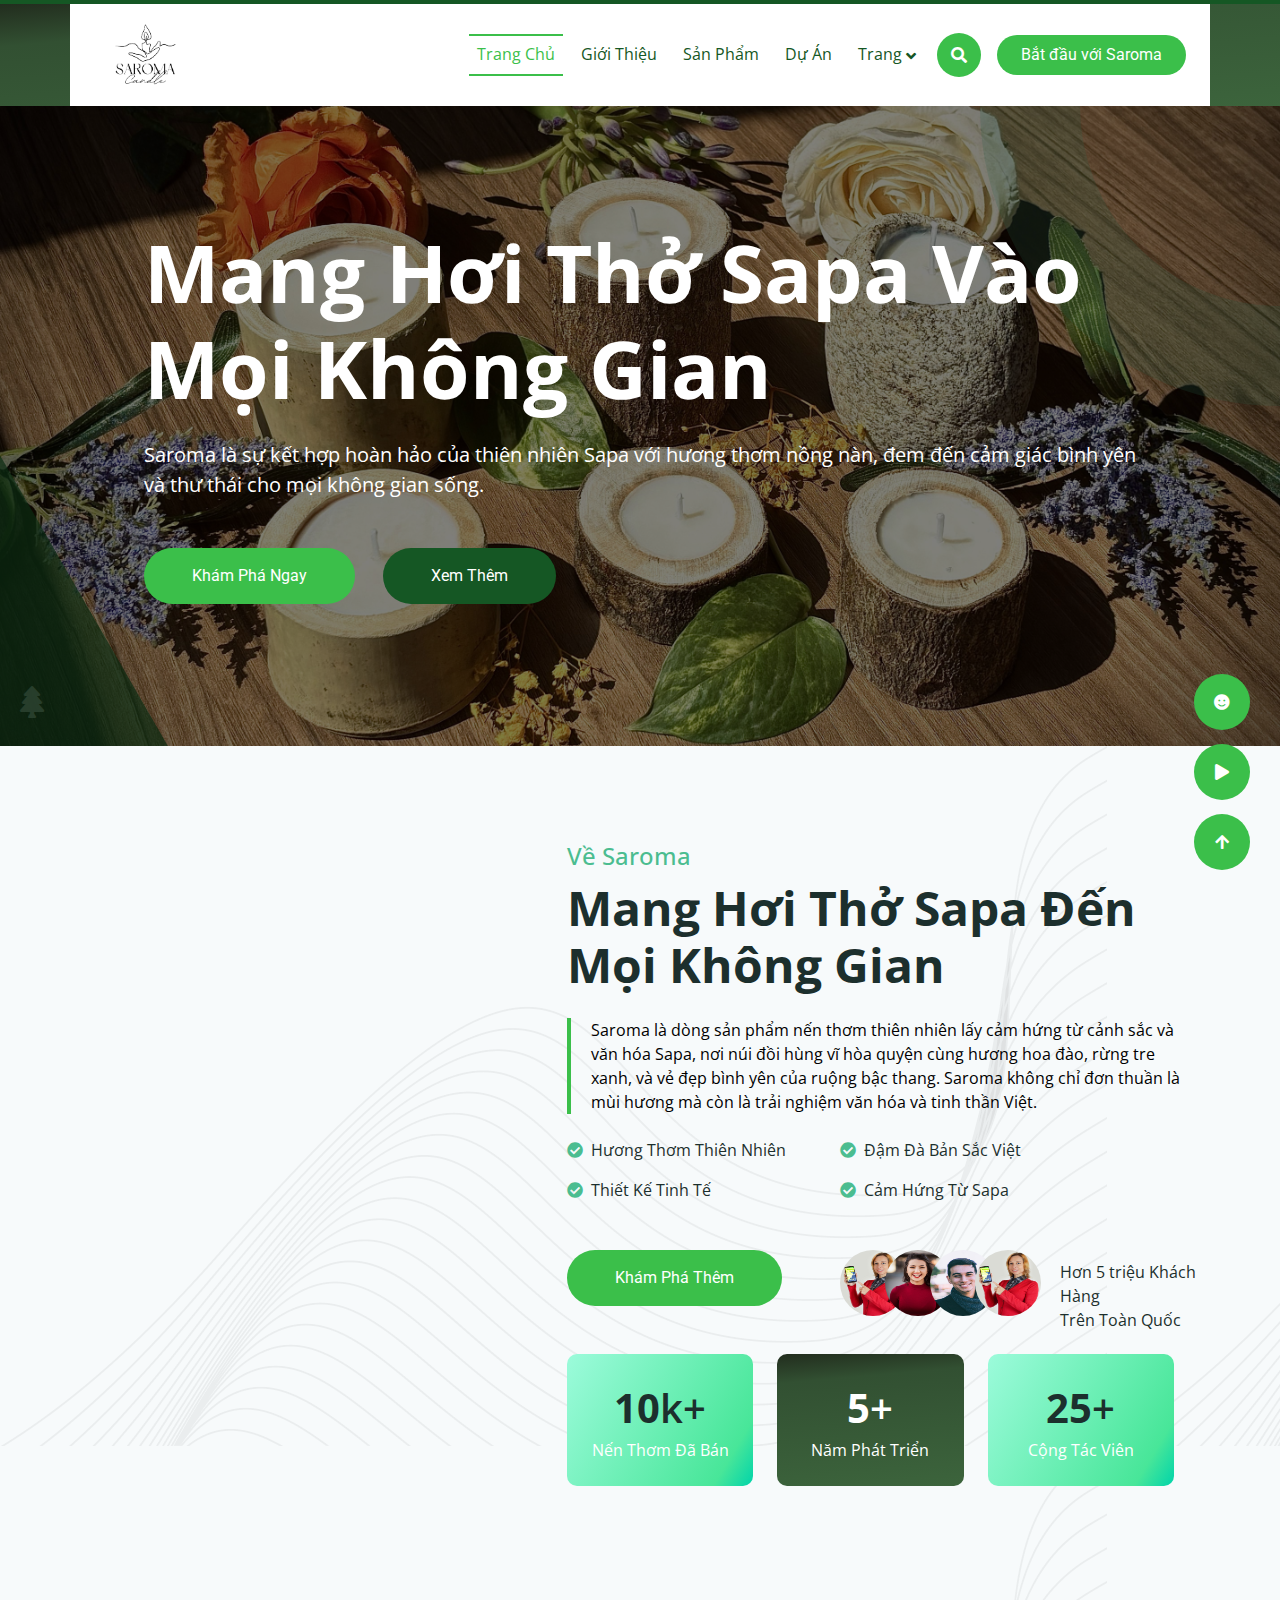
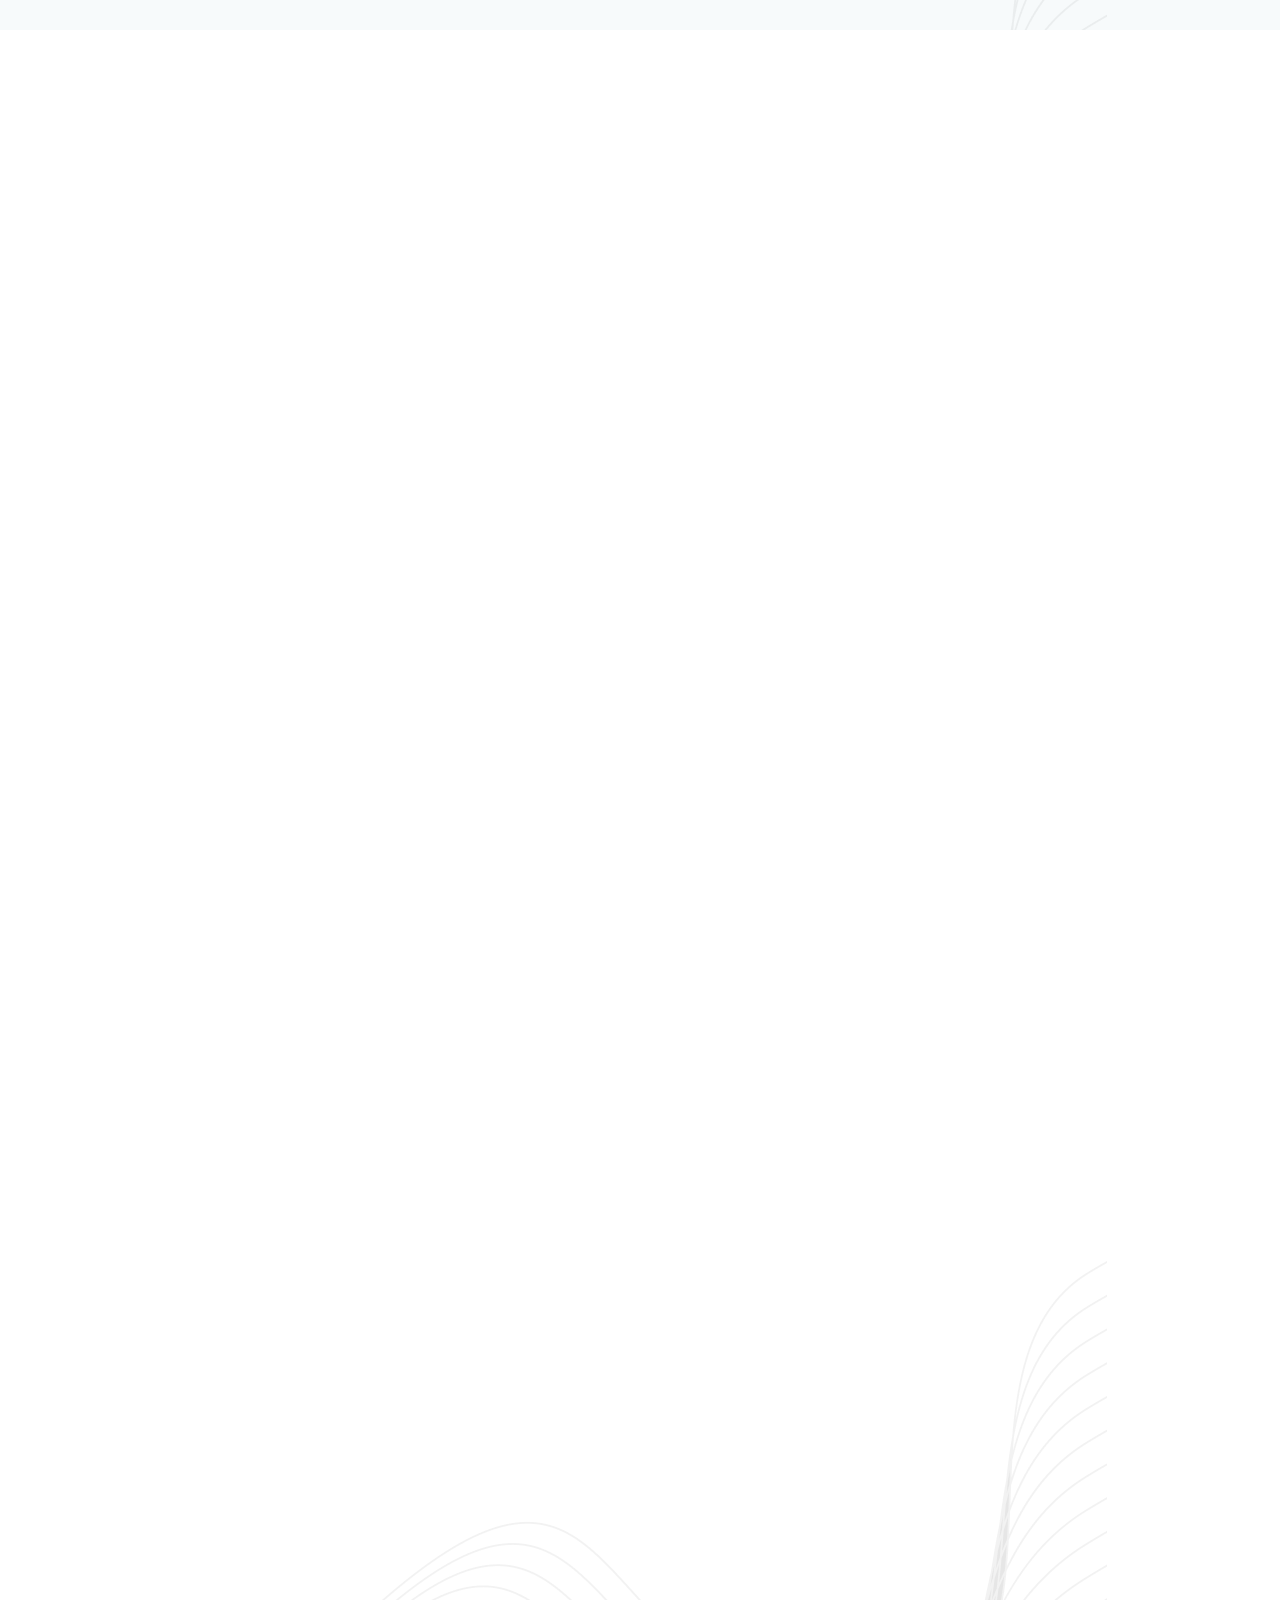
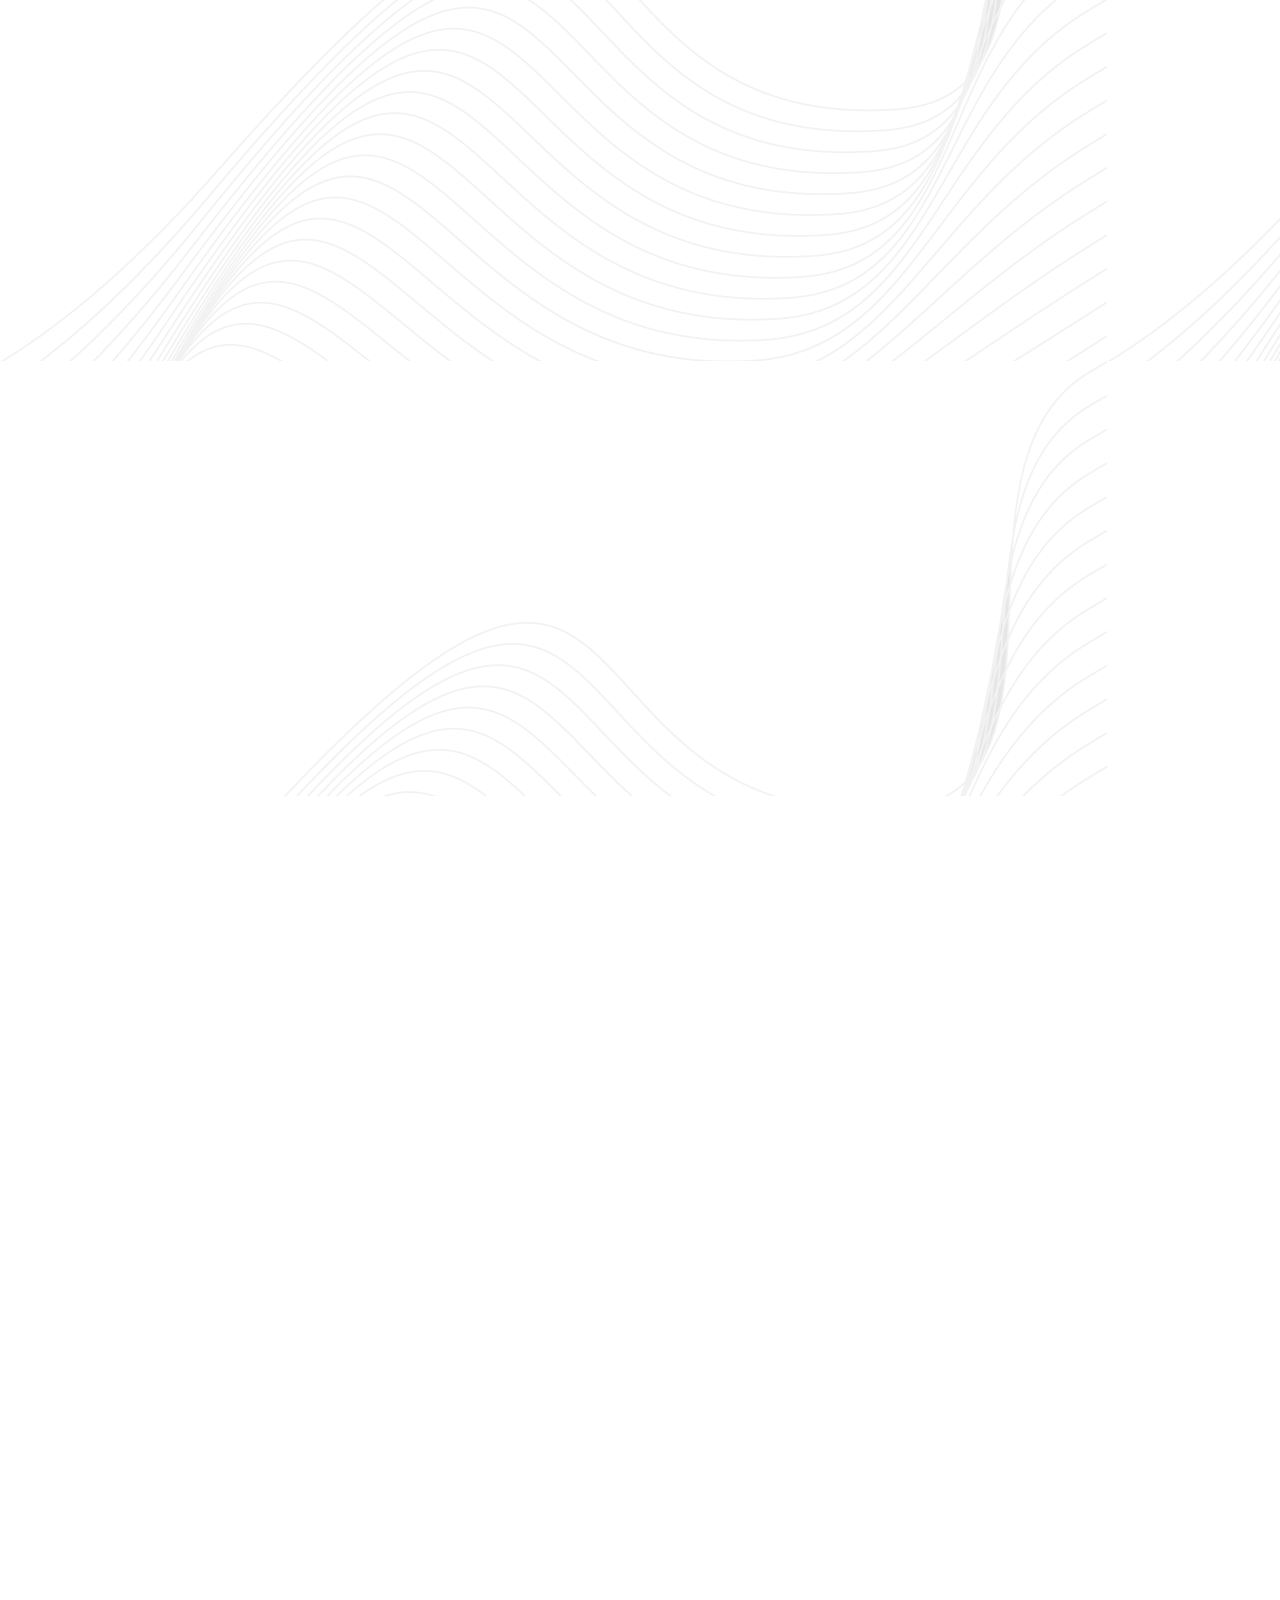
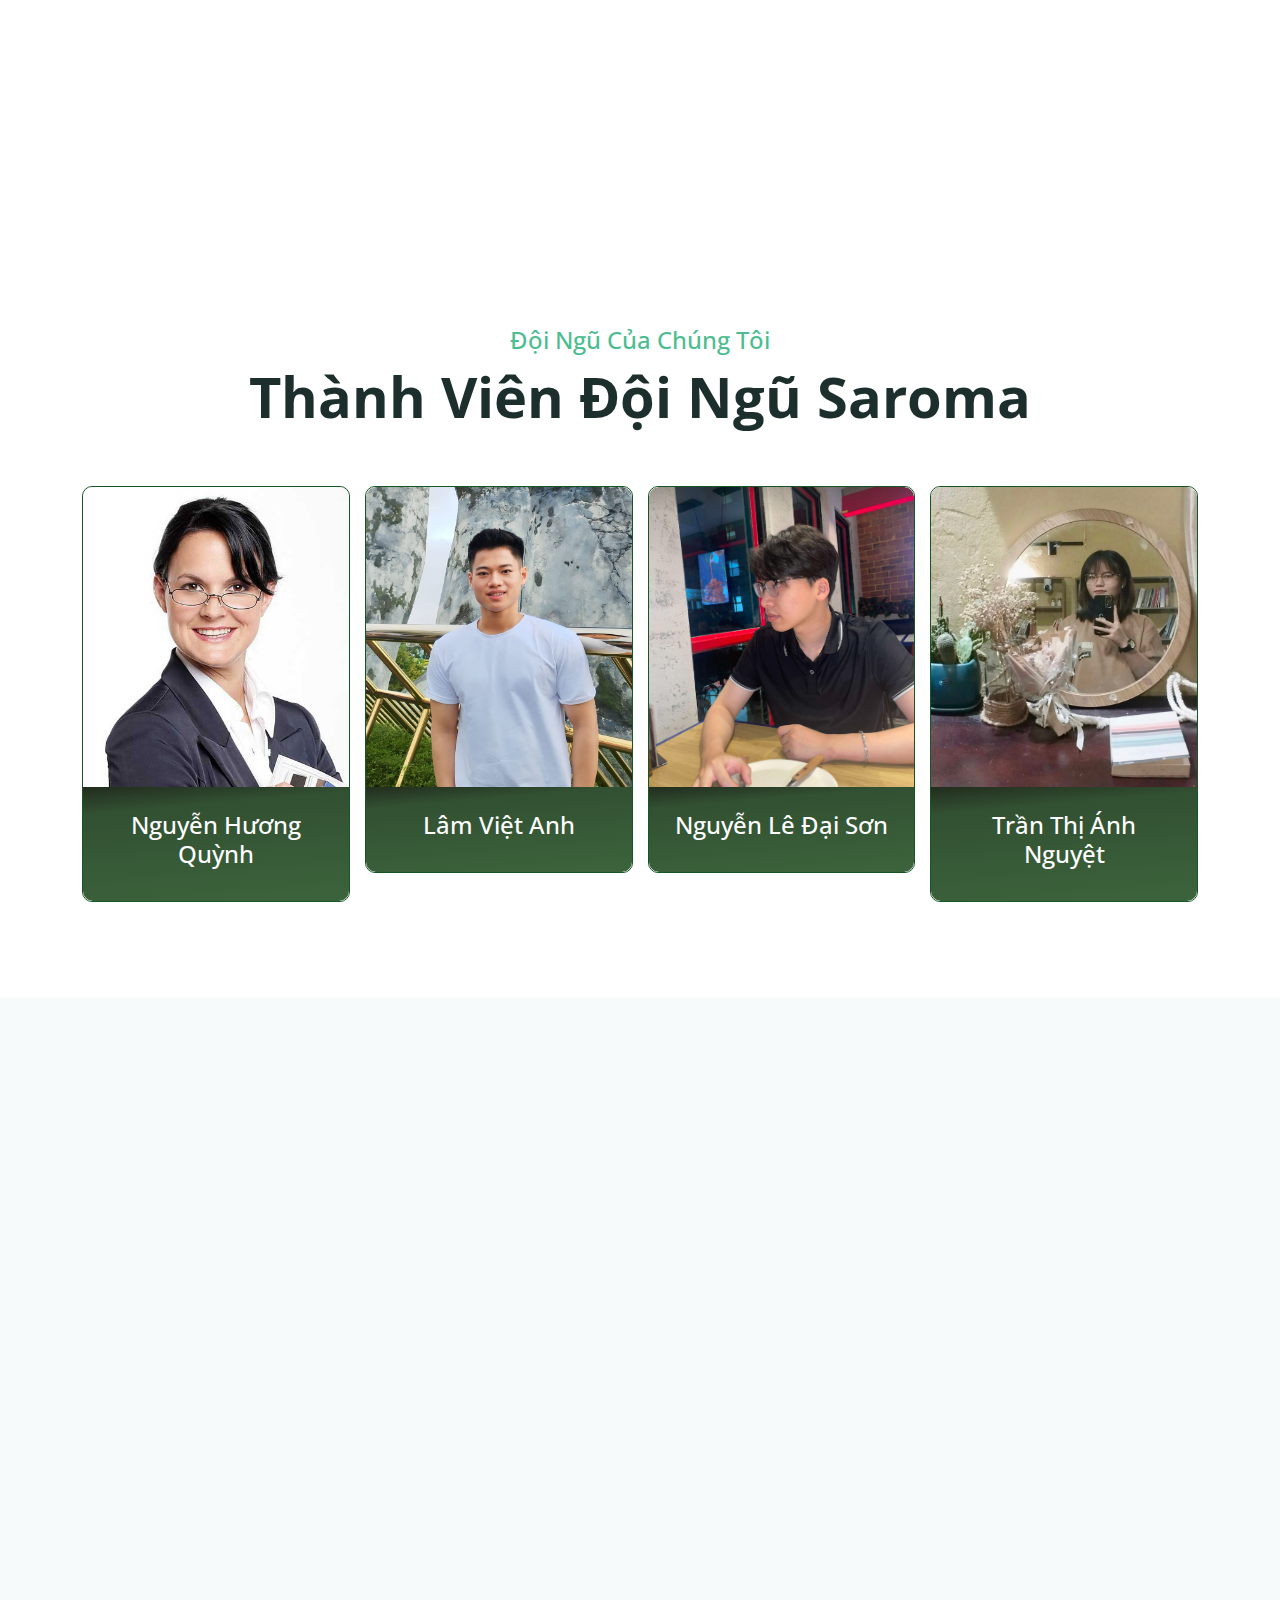
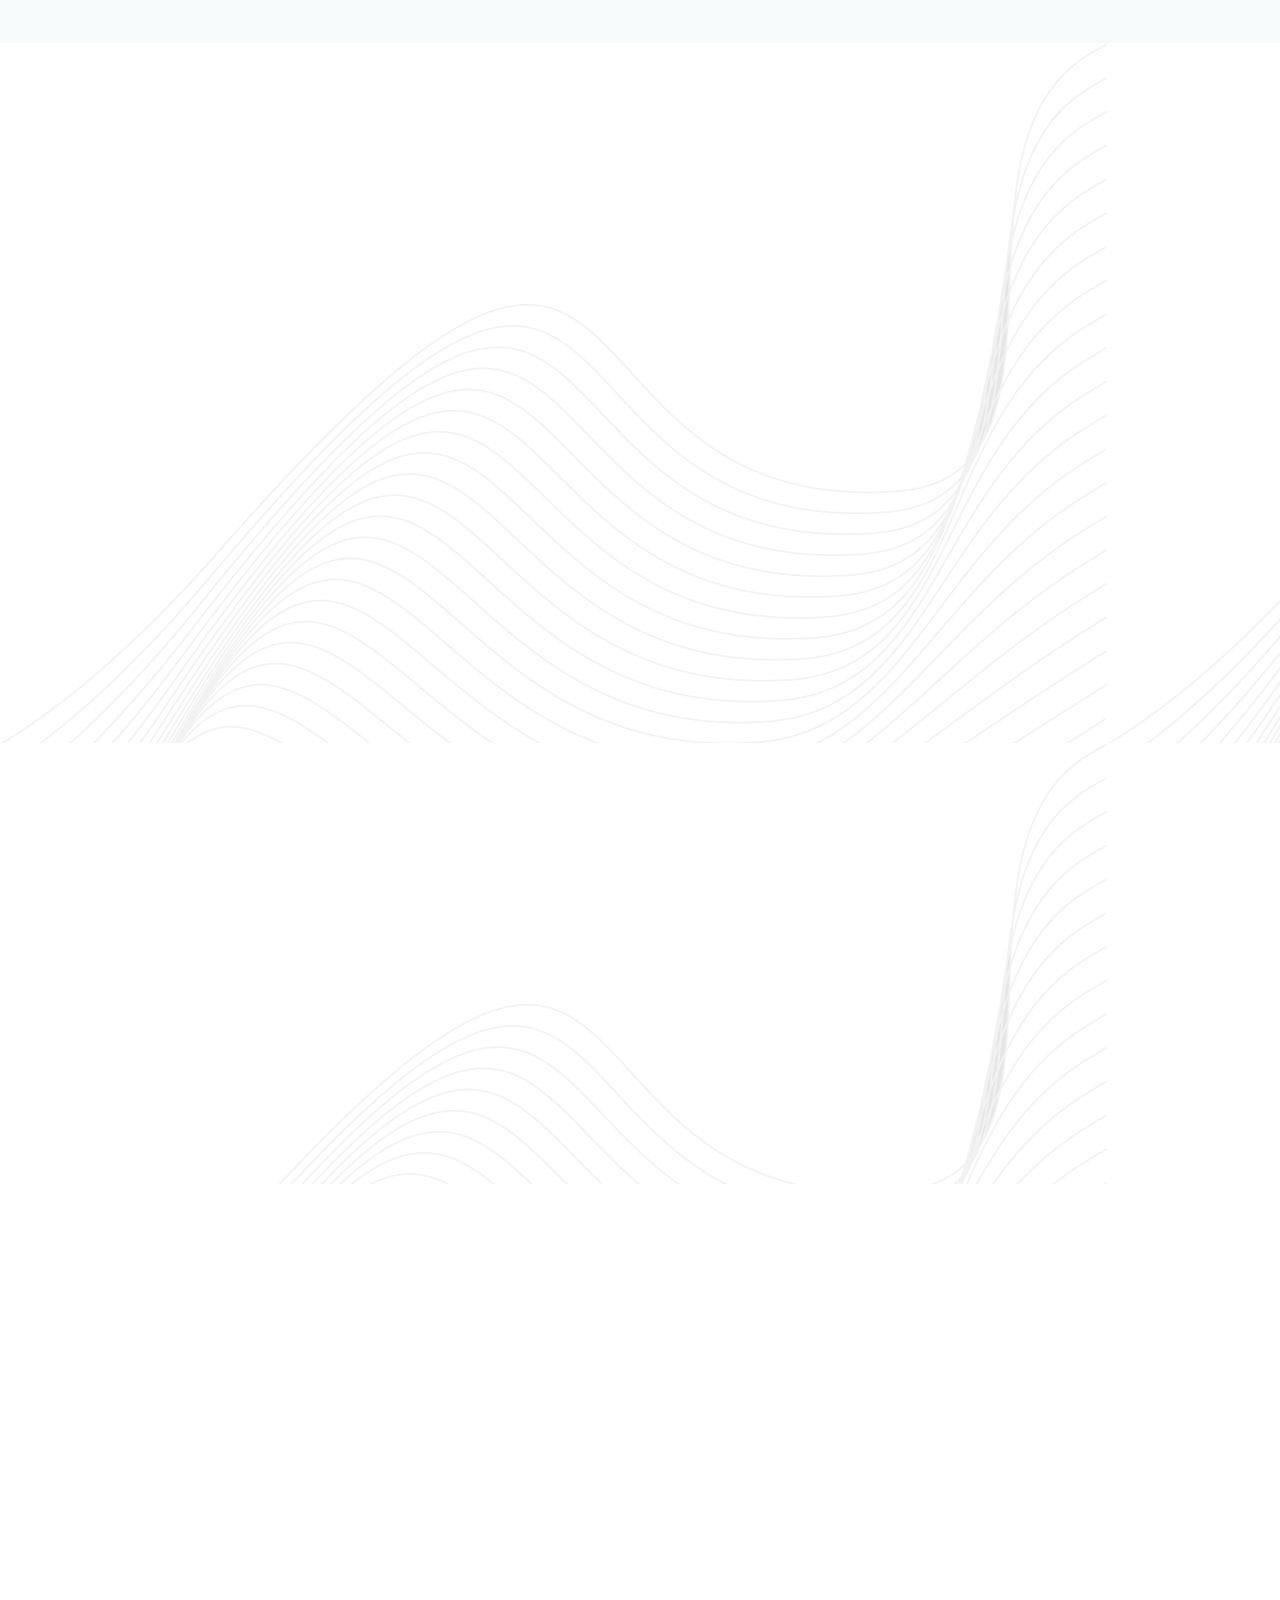
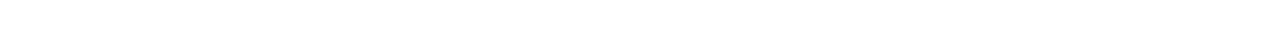
<file: index.html>
<!DOCTYPE html>
<html lang="vi">
  <head>
    <meta charset="utf-8" />
    <title>Saroma - Nến Thơm</title>
    <meta content="width=device-width, initial-scale=1.0" name="viewport" />
    <meta content="" name="keywords" />
    <meta content="" name="description" />

    <!-- Google Web Fonts -->
    <link rel="icon" href="img/logo.png" type="image/png" />
    <link rel="preconnect" href="https://fonts.googleapis.com" />
    <link rel="preconnect" href="https://fonts.gstatic.com" crossorigin />
    <link href="https://fonts.googleapis.com/css2?family=Parisienne&family=Allura&family=Lobster+Two&display=swap" rel="stylesheet">
    <link href="https://fonts.googleapis.com/css2?family=Dancing+Script:wght@400;700&family=Great+Vibes&display=swap" rel="stylesheet">
    <link
      href="https://fonts.googleapis.com/css2?family=Open+Sans:wght@400;500;600;700&family=Roboto:wght@400;500;700&display=swap"
      rel="stylesheet"
    />
    <meta name="google-site-verification" content="pEKUusdpRfP10DaSGY-_omk7e7yadzaaDk5ZUyciRNM" />

    <!-- Icon Font Stylesheet -->
    <link
      rel="stylesheet"
      href="https://use.fontawesome.com/releases/v5.15.4/css/all.css"
    />
    <link
      href="https://cdn.jsdelivr.net/npm/bootstrap-icons@1.4.1/font/bootstrap-icons.css"
      rel="stylesheet"
    />

    <!-- Libraries Stylesheet -->
    <link
      rel="stylesheet"
      href="https://cdnjs.cloudflare.com/ajax/libs/animate.css/4.1.1/animate.min.css"
    />
    <link href="lib/animate/animate.min.css" rel="stylesheet" />
    <link href="lib/owlcarousel/assets/owl.carousel.min.css" rel="stylesheet" />
    <link href="lib/lightbox/css/lightbox.min.css" rel="stylesheet" />

    <!-- Customized Bootstrap Stylesheet -->
    <link href="css/bootstrap.min.css" rel="stylesheet" />

    <!-- Template Stylesheet -->
    <link href="css/style.css" rel="stylesheet" />
  </head>

  <body>
    <!-- Spinner Start -->
    <div
      id="spinner"
      class="show bg-white position-fixed translate-middle w-100 vh-100 top-50 start-50 d-flex align-items-center justify-content-center"
    >
      <div
        class="spinner-border text-primary"
        style="width: 3rem; height: 3rem"
        role="status"
      >
        <span class="sr-only">Đang tải...</span>
      </div>
    </div>
    <!-- Spinner End -->

    <!-- Topbar Start -->
    <div class="container-fluid topbar px-0 d-none d-lg-block">
      <div class="container px-0"></div>
    </div>
    <!-- Topbar End -->
    <div class="container-fluid sticky-top px-0">
      <div
        class="position-absolute bg-dark"
        style="left: 0; top: 0; width: 100%; height: 100%"
      ></div>
      <div class="container px-0">
        <nav class="navbar navbar-expand-lg navbar-dark bg-white py-3 px-4">
          <a href="index.html" class="navbar-brand p-0">
            <img src="img/logo.png" alt="Saroma" class="img-fluid" style="height: 70px; margin-left: 20px;"> <!-- Tăng giá trị theo nhu cầu -->
          </a>
          <button
            class="navbar-toggler"
            type="button"
            data-bs-toggle="collapse"
            data-bs-target="#navbarCollapse"
          >
            <span class="fa fa-bars"></span>
          </button>
          <div class="collapse navbar-collapse" id="navbarCollapse">
            <div class="navbar-nav ms-auto py-0">
              <a
                href="index.html"
                class="nav-item nav-link active"
                >Trang Chủ</a>
              <a href="about.html" class="nav-item nav-link">Giới Thiệu</a>
              <a href="service.html" class="nav-item nav-link">Sản Phẩm</a>
              <a href="project.html" class="nav-item nav-link">Dự Án</a>
              <div class="nav-item dropdown">
                <a
                  href="#"
                  class="nav-link dropdown-toggle"
                  data-bs-toggle="dropdown"
                  >Trang</a>
                <div class="dropdown-menu m-0">
                  <a href="blog.html" class="dropdown-item"
                    >Blog Của Chúng Tôi</a
                  >
                  <a href="faqs.html" class="dropdown-item">FAQs</a>
                </div>
              </div>

            </div>
            <div class="d-flex align-items-center flex-nowrap pt-xl-0">
              <button
                class="btn btn-primary btn-md-square mx-2"
                data-bs-toggle="modal"
                data-bs-target="#searchModal"
              >
                <i class="fas fa-search"></i>
              </button>
              <a
                href="#"
                class="btn btn-primary rounded-pill text-white py-2 px-4 ms-2 flex-wrap flex-sm-shrink-0"
              >
                Bắt đầu với Saroma
              </a>
            </div>
          </div>
        </nav>
      </div>
    </div>

    <!-- Modal Search Start -->
    <div
      class="modal fade"
      id="searchModal"
      tabindex="-1"
      aria-labelledby="exampleModalLabel"
      aria-hidden="true"
    >
      <div class="modal-dialog modal-fullscreen">
        <div class="modal-content rounded-0">
          <div class="modal-header">
            <h4 class="modal-title mb-0" id="exampleModalLabel">
              Tìm kiếm sản phẩm
            </h4>
            <button
              type="button"
              class="btn-close"
              data-bs-dismiss="modal"
              aria-label="Đóng"
            ></button>
          </div>
          <div class="modal-body d-flex align-items-center">
            <div class="input-group w-75 mx-auto d-flex">
              <input
                type="search"
                class="form-control p-3"
                placeholder="từ khóa"
                aria-describedby="search-icon-1"
              />
              <span id="search-icon-1" class="input-group-text p-3"
                ><i class="fa fa-search"></i
              ></span>
            </div>
          </div>
        </div>
      </div>
    </div>
    <!-- Modal Search End -->

    <!-- Carousel Start -->
    <div class="header-carousel owl-carousel">
      <div class="header-carousel-item">
        <div
          class="header-carousel-item-img-1"
          style="
            position: relative;
            padding-top: 50%;
            height: 500px;
            overflow: hidden;
          "
        >
          <img
            src="img/carousel-1.jpg"
            class="img-fluid w-100"
            alt="Saroma - Hương thơm thiên nhiên"
            style="
              position: absolute;
              top: 0;
              left: 0;
              width: 100%;
              height: 100%;
              object-fit: cover;
            "
          />
          <div class="nature-icon">
            <i class="fas fa-tree"></i>
            <!-- Example nature icon -->
          </div>
        </div>
        <div class="carousel-caption">
          <div class="carousel-caption-inner text-start p-3">
            <h1
              class="display-1 text-capitalize text-white mb-4 fadeInUp animate__animated"
              data-animation="fadeInUp"
              data-delay="1.3s"
              style="animation-delay: 1.3s"
            >
              Mang Hơi Thở Sapa Vào Mọi Không Gian
            </h1>
            <p
              class="mb-5 fs-5 fadeInUp animate__animated"
              data-animation="fadeInUp"
              data-delay="1.5s"
              style="animation-delay: 1.5s"
            >
              Saroma là sự kết hợp hoàn hảo của thiên nhiên Sapa với hương thơm
              nồng nàn, đem đến cảm giác bình yên và thư thái cho mọi không gian
              sống.
            </p>
            <a
              class="btn btn-primary rounded-pill py-3 px-5 mb-4 me-4 fadeInUp animate__animated"
              data-animation="fadeInUp"
              data-delay="1.5s"
              style="animation-delay: 1.7s"
              href="#"
              >Khám Phá Ngay</a
            >
            <a
              class="btn btn-dark rounded-pill py-3 px-5 mb-4 fadeInUp animate__animated"
              data-animation="fadeInUp"
              data-delay="1.5s"
              style="animation-delay: 1.7s"
              href="#"
              >Xem Thêm</a
            >
          </div>
        </div>
      </div>

      <div class="header-carousel-item">
        <div
          class="header-carousel-item-img-2"
          style="
            position: relative;
            padding-top: 50%;
            height: 500px;
            overflow: hidden;
          "
        >
          <img
            src="img/carousel-3.jpg"
            class="img-fluid w-100"
            alt="Saroma - Cảm hứng Sapa"
            style="
              position: absolute;
              top: 0;
              left: 0;
              width: 100%;
              height: 100%;
              object-fit: cover;
            "
          />
          <div class="nature-icon">
            <i class="fas fa-leaf"></i>
            <!-- Example nature icon -->
          </div>
        </div>
        <div class="carousel-caption">
          <div class="carousel-caption-inner text-center p-3">
            <h1 class="display-1 text-capitalize text-white mb-4">
              Tinh Dầu Thiên Nhiên Đậm Chất Việt
            </h1>
            <p class="mb-5 fs-5">
              Mỗi nến thơm Saroma là một câu chuyện về đất trời Sapa, từ ruộng
              bậc thang đến hương hoa đào. Thắp lên là cảm nhận trọn vẹn văn hóa
              Việt.
            </p>
            <a class="btn btn-primary rounded-pill py-3 px-5 mb-4 me-4" href="#"
              >Khám Phá Ngay</a
            >
            <a class="btn btn-dark rounded-pill py-3 px-5 mb-4" href="#"
              >Xem Thêm</a
            >
          </div>
        </div>
      </div>

      <div class="header-carousel-item">
        <div
          class="header-carousel-item-img-3"
          style="
            position: relative;
            padding-top: 50%;
            height: 500px;
            overflow: hidden;
          "
        >
          <img
            src="img/carousel-1.jpg"
            class="img-fluid w-100"
            alt="Saroma - Hương thơm Việt Nam"
            style="
              position: absolute;
              top: 0;
              left: 0;
              width: 100%;
              height: 100%;
              object-fit: cover;
            "
          />
          <div class="nature-icon">
            <i class="fas fa-seedling"></i>
            <!-- Example nature icon -->
          </div>
        </div>
        <div class="carousel-caption">
          <div class="carousel-caption-inner text-end p-3">
            <h1 class="display-1 text-capitalize text-white mb-4">
              Thắp Sáng Không Gian Với Saroma
            </h1>
            <p class="mb-5 fs-5">
              Không chỉ là hương thơm, Saroma là niềm tự hào Việt, đưa bạn vào
              hành trình trải nghiệm văn hóa và vẻ đẹp của Sapa.
            </p>
            <a class="btn btn-primary rounded-pill py-3 px-5 mb-4 me-4" href="#"
              >Khám Phá Ngay</a
            >
            <a class="btn btn-dark rounded-pill py-3 px-5 mb-4" href="#"
              >Xem Thêm</a
            >
          </div>
        </div>
      </div>
    </div>
    <!-- Carousel End -->

    <!-- About Start -->
    <div class="container-fluid about bg-light py-5" style="background-image: url(img/bg.png)">
      <div class="container py-5">
        <div class="row g-5 align-items-center">
          <div class="col-lg-6 col-xl-5 wow fadeInLeft" data-wow-delay="0.1s">
            <div class="about-img">
              <img
                src="img/about-3.jpg"
                class="img-fluid w-100 rounded-top bg-white mb-4"
                alt="Saroma - Nến thơm thiên nhiên"
              />
              <img
                src="img/about-2.jpg"
                class="img-fluid w-100 rounded-bottom"
                alt="Saroma - Hương Sapa"
              />
            </div>
          </div>
          <div class="col-lg-6 col-xl-7 wow fadeInRight" data-wow-delay="0.3s">
            <h4 class="text-primary">Về Saroma</h4>
            <h1 class="display-5 mb-4">Mang Hơi Thở Sapa Đến Mọi Không Gian</h1>
            <p class="text ps-4 mb-4" style="color: #000">
              Saroma là dòng sản phẩm nến thơm thiên nhiên lấy cảm hứng từ cảnh
              sắc và văn hóa Sapa, nơi núi đồi hùng vĩ hòa quyện cùng hương hoa
              đào, rừng tre xanh, và vẻ đẹp bình yên của ruộng bậc thang. Saroma
              không chỉ đơn thuần là mùi hương mà còn là trải nghiệm văn hóa và
              tinh thần Việt.
            </p>
            <div class="row g-4 justify-content-between mb-5">
              <div class="col-lg-6 col-xl-5">
                <p class="text-dark">
                  <i class="fas fa-check-circle text-primary me-1"></i> Hương
                  Thơm Thiên Nhiên
                </p>
                <p class="text-dark mb-0">
                  <i class="fas fa-check-circle text-primary me-1"></i> Thiết Kế
                  Tinh Tế
                </p>
              </div>
              <div class="col-lg-6 col-xl-7">
                <p class="text-dark">
                  <i class="fas fa-check-circle text-primary me-1"></i> Đậm Đà
                  Bản Sắc Việt
                </p>
                <p class="text-dark mb-0">
                  <i class="fas fa-check-circle text-primary me-1"></i> Cảm Hứng
                  Từ Sapa
                </p>
              </div>
            </div>
            <div class="row g-4 justify-content-between mb-5">
              <div class="col-xl-5">
                <a href="#" class="btn btn-primary rounded-pill py-3 px-5"
                  >Khám Phá Thêm</a
                >
              </div>
              <div class="col-xl-7 mb-5">
                <div class="about-customer d-flex position-relative">
                  <img
                    src="img/customer-img-1.jpg"
                    class="img-fluid btn-xl-square position-absolute"
                    style="left: 0; top: 0"
                    alt="Khách hàng Saroma"
                  />
                  <img
                    src="img/customer-img-2.jpg"
                    class="img-fluid btn-xl-square position-absolute"
                    style="left: 45px; top: 0"
                    alt="Khách hàng Saroma"
                  />
                  <img
                    src="img/customer-img-3.jpg"
                    class="img-fluid btn-xl-square position-absolute"
                    style="left: 90px; top: 0"
                    alt="Khách hàng Saroma"
                  />
                  <img
                    src="img/customer-img-1.jpg"
                    class="img-fluid btn-xl-square position-absolute"
                    style="left: 135px; top: 0"
                    alt="Khách hàng Saroma"
                  />
                  <div
                    class="position-absolute text-dark"
                    style="left: 220px; top: 10px"
                  >
                    <p class="mb-0">Hơn 5 triệu Khách Hàng</p>
                    <p class="mb-0">Trên Toàn Quốc</p>
                  </div>
                </div>
              </div>
              <div
                class="row g-4 text-center align-items-center justify-content-center"
              >
                <div class="col-sm-4">
                  <div class="bg-primary rounded p-4">
                    <div
                      class="d-flex align-items-center justify-content-center"
                    >
                      <span
                        class="counter-value fs-1 fw-bold text-dark"
                        data-toggle="counter-up"
                        >10</span
                      >
                      <h4
                        class="text-dark fs-1 mb-0"
                        style="font-weight: 600; font-size: 25px"
                      >
                        k+
                      </h4>
                    </div>
                    <div
                      class="w-100 d-flex align-items-center justify-content-center"
                    >
                      <p class="text-white mb-0">Nến Thơm Đã Bán</p>
                    </div>
                  </div>
                </div>
                <div class="col-sm-4">
                  <div class="bg-dark rounded p-4">
                    <div
                      class="d-flex align-items-center justify-content-center"
                    >
                      <span
                        class="counter-value fs-1 fw-bold text-white"
                        data-toggle="counter-up"
                        >5</span
                      >
                      <h4
                        class="text-white fs-1 mb-0"
                        style="font-weight: 600; font-size: 25px"
                      >
                        +
                      </h4>
                    </div>
                    <div
                      class="w-100 d-flex align-items-center justify-content-center"
                    >
                      <p class="mb-0">Năm Phát Triển</p>
                    </div>
                  </div>
                </div>
                <div class="col-sm-4">
                  <div class="bg-primary rounded p-4">
                    <div
                      class="d-flex align-items-center justify-content-center"
                    >
                      <span
                        class="counter-value fs-1 fw-bold text-dark"
                        data-toggle="counter-up"
                        >25</span
                      >
                      <h4
                        class="text-dark fs-1 mb-0"
                        style="font-weight: 600; font-size: 25px"
                      >
                        +
                      </h4>
                    </div>
                    <div
                      class="w-100 d-flex align-items-center justify-content-center"
                    >
                      <p class="text-white mb-0">Cộng Tác Viên</p>
                    </div>
                  </div>
                </div>
              </div>
            </div>
          </div>
        </div>
      </div>
    </div>
    <!-- About End -->

    <!-- Services Start -->
    <div class="container-fluid service py-5">
      <div class="container py-5">
        <div
          class="text-center mx-auto pb-5 wow fadeInUp"
          data-wow-delay="0.1s"
          style="max-width: 800px"
        >
          <h4 class="text-primary">Sản Phẩm</h4>
          <h1 class="display-4">Bộ Sưu Tập Nến Thơm Saroma</h1>
        </div>
        <div class="row g-4 justify-content-center text-center">
          <div
            class="col-md-6 col-lg-4 col-xl-3 wow fadeInUp"
            data-wow-delay="0.1s"
          >
            <div class="service-item bg-light rounded">
              <div class="service-img">
                <img
                  src="img/service-1.jpg"
                  class="img-fluid w-100 rounded-top"
                  alt=""
                />
              </div>
              <div class="service-content text-center p-4">
                <div class="service-content-inner">
                  <a href="tre_detail.html" class="h4 mb-4 d-inline-flex text-start"
                    ><i class="fas fa-fire fa-2x me-2"></i>
                    Nến thơm ống tre 🎋</a>
                  <p class="mb-4">
                    Được chế tác thủ công từ những khúc tre tự nhiên của vùng núi Tây Bắc, mang những đường vân độc đáo, thể hiện nét đẹp mộc mạc của thiên nhiên.
                    Cốc tre được xử lý kỹ càng để chống thấm và chịu nhiệt tốt, an toàn khi sử dụng.

                  </p>
                  <a class="btn btn-light rounded-pill py-2 px-4" href="tre_detail.html"
                    >Tìm Hiểu Thêm</a
                  >
                </div>
              </div>
            </div>
          </div>
          <div
            class="col-md-6 col-lg-4 col-xl-3 wow fadeInUp"
            data-wow-delay="0.3s"
          >
            <div class="service-item bg-light rounded">
              <div class="service-img">
                <img
                  src="img/service-2.jpg"
                  class="img-fluid w-100 rounded-top"
                  alt=""
                />
              </div>
              <div class="service-content text-center p-4">
                <div class="service-content-inner">
                  <a href="cuoi_detail.html" class="h4 mb-4 d-inline-flex text-start">
                    <i class="fas fa-fire fa-2x me-2"></i>

                    Nến thơm đá cuội 🪨</a>
                  <p class="mb-4">
                    Được tạo nên từ những viên đá cuội tự nhiên được chọn lọc từ dòng suối núi, mỗi viên đá mang một hình dáng và màu sắc độc đáo.
                    Đá cuội được xử lý đặc biệt để đảm bảo độ bền và an toàn khi sử dụng.
                  </p>
                  <a class="btn btn-light rounded-pill py-2 px-4" href="cuoi_detail.html"
                    >Tìm Hiểu Thêm</a
                  >
                </div>
              </div>
            </div>
          </div>
          <div
            class="col-md-6 col-lg-4 col-xl-3 wow fadeInUp"
            data-wow-delay="0.5s"
          >
            <div class="service-item bg-light rounded">
              <div class="service-img">
                <img
                  src="img/service-3.jpg"
                  class="img-fluid w-100 rounded-top"
                  alt=""
                />
              </div>
              <div class="service-content text-center p-4">
                <div class="service-content-inner">
                  <a href="go_detail.html" class="h4 mb-4 d-inline-flex text-start"
                    ><i class="fas fa-fire fa-2x me-2"></i>
                    Nến thơm khúc gỗ🪵</a
                  >
                  <p class="mb-4">
                    Được tạo nên từ những khúc gỗ tự nhiên được chọn lọc kỹ càng, mỗi sản phẩm đều mang vẻ đẹp riêng biệt với các vân gỗ độc đáo.
                    Khúc gỗ được xử lý chuyên nghiệp để đảm bảo độ bền và an toàn khi sử dụng.

                  </p>
                  <a class="btn btn-light rounded-pill py-2 px-4" href="go_detail.html"
                    >Tìm Hiểu Thêm</a
                  >
                </div>
              </div>
            </div>
          </div>

          <div class="col-12">
            <a
              class="btn btn-primary rounded-pill py-3 px-5 wow fadeInUp"
              data-wow-delay="0.1s"
              href="service.html"
              >Thêm Sản Phẩm</a
            >
          </div>
        </div>
      </div>
    </div>
    <!-- Services End -->

    <!-- Project Start -->
    <div class="container-fluid project" style="background-image: url(img/bg.png)">
      <div class="container">
        <div
          class="text-center mx-auto pb-5 wow fadeInUp"
          data-wow-delay="0.1s"
          style="max-width: 800px"
        >
          <h4 class="text-primary">Dự Án Của Chúng Tôi</h4>
          <h1 class="display-4">Khám Phá Những Dự Án Mới Nhất Của Saroma</h1>
        </div>
        <div
          class="project-carousel owl-carousel wow fadeInUp"
          data-wow-delay="0.1s"
        >
          <!-- Project Item 1 -->
          <div class="project-item h-100 wow fadeInUp" data-wow-delay="0.1s">
            <div class="project-img">
              <img
                src="img/projects-1.jpg"
                class="img-fluid w-100 rounded"
                alt="Thảo Mộc Sapa Project"
              />
            </div>
            <div class="project-content bg-light rounded p-4">
              <div class="project-content-inner">
                <div class="project-icon mb-3">
                  <i class="fas fa-leaf fa-4x text-primary"></i>
                </div>
                <p class="text-dark fs-5 mb-3">Thảo Mộc Sapa</p>
                <a href="#" class="h4"
                  >Dự Án Tinh Dầu Từ Thảo Mộc Thiên Nhiên Sapa</a
                >
                <p class="text-dark mt-2">
                  Tận dụng dược liệu quý từ thiên nhiên Sapa để sản xuất tinh
                  dầu thơm ngát, mang lại không gian tươi mát và an lành cho mọi
                  ngôi nhà Việt.
                </p>
                <div class="pt-4">
                  <a class="btn btn-light rounded-pill py-3 px-5" href="#"
                    >Xem Thêm</a
                  >
                </div>
              </div>
            </div>
          </div>
          <!-- Project Item 2 -->
          <div class="project-item h-100 wow fadeInUp" data-wow-delay="0.3s">
            <div class="project-img">
              <img
                src="img/projects-2.jpg"
                class="img-fluid w-100 rounded"
                alt="Dự Án Hương Sắc Bốn Mùa"
              />
            </div>
            <div class="project-content bg-light rounded p-4">
              <div class="project-content-inner">
                <div class="project-icon mb-3">
                  <i class="fas fa-seedling fa-4x text-primary"></i>
                </div>
                <p class="text-dark fs-5 mb-3">Hương Sắc Bốn Mùa</p>
                <a href="#" class="h4">Tạo Hương Thơm Đặc Trưng Cho Từng Mùa</a>
                <p class="text-dark mt-2">
                  Dự án phát triển dòng sản phẩm nến thơm đại diện cho từng mùa,
                  với hương thơm đặc trưng từ hoa đào mùa xuân đến lá vàng mùa
                  thu.
                </p>
                <div class="pt-4">
                  <a class="btn btn-light rounded-pill py-3 px-5" href="#"
                    >Xem Thêm</a
                  >
                </div>
              </div>
            </div>
          </div>
          <!-- Project Item 3 -->
          <div class="project-item h-100 wow fadeInUp" data-wow-delay="0.5s">
            <div class="project-img">
              <img
                src="img/project-3.jpg"
                class="img-fluid w-100 rounded"
                alt="Project Đèn Thơm Tĩnh Lặng"
              />
            </div>
            <div class="project-content bg-light rounded p-4">
              <div class="project-content-inner">
                <div class="project-icon mb-3">
                  <i class="fas fa-spa fa-4x text-primary"></i>
                </div>
                <p class="text-dark fs-5 mb-3">Đèn Thơm Tĩnh Lặng</p>
                <a href="#" class="h4"
                  >Sự Tĩnh Lặng Và Thư Giãn Trong Từng Ánh Sáng</a
                >
                <p class="text-dark mt-2">
                  Kết hợp giữa ánh sáng êm dịu và hương thơm nhẹ nhàng, dòng đèn
                  thơm của Saroma mang lại không gian thư giãn tối đa cho mọi
                  gia đình.
                </p>
                <div class="pt-4">
                  <a class="btn btn-light rounded-pill py-3 px-5" href="#"
                    >Xem Thêm</a
                  >
                </div>
              </div>
            </div>
          </div>
        </div>
      </div>
    </div>
    <!-- Project End -->

    <!-- Blog Start -->
    <div class="container-fluid blog pb-5">
      <div class="container pb-5">
        <div
          class="text-center mx-auto pb-5 wow fadeInUp"
          data-wow-delay="0.1s"
          style="max-width: 800px"
        >
          <h4 class="text-primary">Blog Của Chúng Tôi</h4>
          <h1 class="display-4">Bài Viết & Tin Tức Về Saroma</h1>
        </div>
        <div class="row g-4 justify-content-center">
          <div
            class="col-md-6 col-lg-6 col-xl-4 wow fadeInUp"
            data-wow-delay="0.1s"
          >
            <div
              class="blog-item bg-light rounded p-4"
              style="background-image: url(img/bg.png)"
            >
              <div class="mb-4">
                <h4 class="text-primary mb-2">Nến Thơm</h4>
                <div class="d-flex justify-content-between">
                  <p class="mb-0">
                    <span class="text-dark fw-bold"> Mar 14, 2024
                  </p>
                  <p class="mb-0"> Nguyễn Thị Hoa
                  </p>
                </div>
              </div>
              <div class="project-img">
                <img
                  src="img/blog-1.jpg"
                  class="img-fluid w-100 rounded"
                  alt="Nến thơm Saroma"
                />
                <div class="blog-plus-icon">
                  <a
                    href="img/blog-1.jpg"
                    data-lightbox="blog-1"
                    class="btn btn-primary btn-md-square rounded-pill"
                    ><i class="fas fa-plus fa-1x"></i
                  ></a>
                </div>
              </div>
              <div class="my-4">
                <a href="#" class="h4"
                  >Khám Phá Những Hương Thơm Độc Đáo Của Saroma</a
                >
              </div>
              <a class="btn btn-primary rounded-pill py-2 px-4" href="#"
                >Tìm Hiểu Thêm</a
              >
            </div>
          </div>
          <div
            class="col-md-6 col-lg-6 col-xl-4 wow fadeInUp"
            data-wow-delay="0.3s"
          >
            <div
              class="blog-item bg-light rounded p-4"
              style="background-image: url(img/bg.png)"
            >
              <div class="mb-4">
                <h4 class="text-primary mb-2">Văn Hóa & Cảm Hứng</h4>
                <div class="d-flex justify-content-between">
                  <p class="mb-0"> Mar 14, 2024
                  </p>
                  <p class="mb-0">
                    <span class="text-dark fw-bold">Bởi</span> Nguyễn Thị Hoa
                  </p>
                </div>
              </div>
              <div class="project-img">
                <img
                  src="img/blog-2.jpg"
                  class="img-fluid w-100 rounded"
                  alt="Văn hóa Sapa và cảm hứng Saroma"
                />
                <div class="blog-plus-icon">
                  <a
                    href="img/blog-2.jpg"
                    data-lightbox="blog-2"
                    class="btn btn-primary btn-md-square rounded-pill"
                    ><i class="fas fa-plus fa-1x"></i
                  ></a>
                </div>
              </div>
              <div class="my-4">
                <a href="#" class="h4"
                  >Vẻ Đẹp Văn Hóa Sapa Được Thổi Hồn Vào Từng Sản Phẩm Saroma</a
                >
              </div>
              <a class="btn btn-primary rounded-pill py-2 px-4" href="#"
                >Tìm Hiểu Thêm</a
              >
            </div>
          </div>
          <div
            class="col-md-6 col-lg-6 col-xl-4 wow fadeInUp"
            data-wow-delay="0.5s"
          >
            <div
              class="blog-item bg-light rounded p-4"
              style="background-image: url(img/bg.png)"
            >
              <div class="mb-4">
                <h4 class="text-primary mb-2">Phong Cách Sống</h4>
                <div class="d-flex justify-content-between">
                  <p class="mb-0"> Mar 14, 2024
                  </p>
                  <p class="mb-0">
                    <span class="text-dark fw-bold">Bởi</span> Nguyễn Thị Hoa
                  </p>
                </div>
              </div>
              <div class="project-img">
                <img
                  src="img/blog-3.jpg"
                  class="img-fluid w-100 rounded"
                  alt="Phong cách sống Saroma"
                />
                <div class="blog-plus-icon">
                  <a
                    href="img/blog-3.jpg"
                    data-lightbox="blog-3"
                    class="btn btn-primary btn-md-square rounded-pill"
                    ><i class="fas fa-plus fa-1x"></i
                  ></a>
                </div>
              </div>
              <div class="my-4">
                <a href="#" class="h4"
                  >Cách Tận Hưởng Không Gian Sống Với Nến Thơm Saroma</a
                >
              </div>
              <a class="btn btn-primary rounded-pill py-2 px-4" href="#"
                >Tìm Hiểu Thêm</a
              >
            </div>
          </div>
        </div>
      </div>
    </div>
    <!-- Blog End -->

    <!-- Team Section Start -->
    <div class="container-fluid team pb-5">
      <div class="container pb-5">
        <div class="text-center mx-auto pb-5" style="max-width: 800px">
          <h4 class="text-primary">Đội Ngũ Của Chúng Tôi</h4>
          <h1 class="display-4">Thành Viên Đội Ngũ Saroma</h1>
        </div>

        <!-- Owl Carousel Start -->
        <div class="team-carousel owl-carousel owl-theme">
          <!-- Team Member Item -->
          <div class="team-item rounded">
            <div class="team-img">
              <img
                      src="img/team-1.jpg"
                      class="img-fluid w-100 rounded-top"
                      style="height: 300px"
                      alt="Nguyễn Hương Quỳnh"
              />
            </div>
            <div class="team-content bg-dark text-center rounded-bottom p-4">
              <h4 class="text-white">Nguyễn Hương Quỳnh</h4>
            </div>
          </div>
          <!-- Team Member Item -->
          <div class="team-item rounded">
            <div class="team-img">
              <img
                      src="img/anh-avt.jpg"
                      class="img-fluid w-100 rounded-top"
                      style="height: 300px"
                      alt="Lâm Việt Anh"
              />
            </div>
            <div class="team-content bg-dark text-center rounded-bottom p-4">
              <h4 class="text-white">Lâm Việt Anh</h4>
            </div>
          </div>
          <!-- Team Member Item -->
          <div class="team-item rounded">
            <div class="team-img">
              <img
                      src="img/Anh_Son.png"
                      class="img-fluid w-100 rounded-top"
                      style="height: 300px"
                      alt="Nguyễn Lê Đại Sơn"
              />
            </div>
            <div class="team-content bg-dark text-center rounded-bottom p-4">
              <h4 class="text-white">Nguyễn Lê Đại Sơn</h4>
            </div>
          </div>
          <!-- Team Member Item -->
          <div class="team-item rounded">
            <div class="team-img">
              <img
                      src="img/Anh_Nguyet2.png"
                      class="img-fluid w-100 rounded-top"
                      alt="Trần Thị Ánh Nguyệt"
              />
            </div>
            <div class="team-content bg-dark text-center rounded-bottom p-4">
              <h4 class="text-white">Trần Thị Ánh Nguyệt</h4>
            </div>
          </div>
          <!-- Team Member Item (temporary image from team-1) -->
          <div class="team-item rounded">
            <div class="team-img">
              <img
                      src="img/Linh-avt.jpg"
                      class="img-fluid w-100 rounded-top"
                      style="height: 300px"
                      alt="Nguyễn Thùy Linh"
              />
            </div>
            <div class="team-content bg-dark text-center rounded-bottom p-4">
              <h4 class="text-white">Nguyễn Thùy Linh</h4>
            </div>
          </div>
          <!-- Team Member Item (temporary image from team-1) -->
          <div class="team-item rounded">
            <div class="team-img">
              <img
                      src="img/Anh_Cuong.png"
                      class="img-fluid w-100 rounded-top"
                      style="height: 300px"
                      alt="Lê Ngọc Cương"
              />
            </div>
            <div class="team-content bg-dark text-center rounded-bottom p-4">
              <h4 class="text-white">Lê Ngọc Cương</h4>
            </div>
          </div>
        </div>
        <!-- Owl Carousel End -->
      </div>
    </div>
    <!-- Team Section End -->

    <!-- Include jQuery and Owl Carousel JS -->
    <script src="https://cdnjs.cloudflare.com/ajax/libs/jquery/3.6.0/jquery.min.js"></script>
    <script src="https://cdnjs.cloudflare.com/ajax/libs/OwlCarousel2/2.3.4/owl.carousel.min.js"></script>

    <!-- Owl Carousel Script -->
    <script>
      $(document).ready(function () {
        $(".team-carousel").owlCarousel({
          loop: true,
          margin: 15,
          nav: false,
          navText: [
            "<i class='fas fa-arrow-left'></i>",
            "<i class='fas fa-arrow-right'></i>",
          ],
          autoplay: true,
          autoplayTimeout: 2000, // 2 seconds per slide
          autoplayHoverPause: true,
          responsive: {
            0: { items: 1 },
            768: { items: 2 },
            992: { items: 3 },
            1200: { items: 4 }, // Show 4 team members at once on larger screens
          },
        });
      });
    </script>

    <!-- Testimonial Start -->
    <div class="container-fluid testimonial bg-light py-5">
      <div class="container py-5">
        <div class="row g-4 align-items-center">
          <div class="col-xl-4 wow fadeInLeft" data-wow-delay="0.1s">
            <div class="h-100 rounded">
              <h4 class="text-primary">Đánh Giá Của Khách Hàng</h4>
              <h1 class="display-4 mb-4" style="color: #000">
                Khách Hàng Nói Gì
              </h1>
              <p class="mb-4" style="color: #000">
                Chúng tôi rất tự hào khi mang đến những sản phẩm chất lượng, đậm
                đà bản sắc văn hóa và thiên nhiên Việt Nam. Dưới đây là những
                chia sẻ từ các khách hàng đã trải nghiệm sản phẩm của Saroma.
              </p>
              <a
                class="btn btn-primary rounded-pill text-white py-3 px-5"
                href="#"
              >
                Xem Tất Cả Đánh Giá <i class="fas fa-arrow-right ms-2"></i>
              </a>
            </div>
          </div>
          <div class="col-xl-8">
            <div
              class="testimonial-carousel owl-carousel wow fadeInUp"
              data-wow-delay="0.1s"
            >
              <div
                class="testimonial-item bg-white rounded p-4 wow fadeInUp"
                data-wow-delay="0.3s"
              >
                <div class="d-flex">
                  <div>
                    <i class="fas fa-quote-left fa-3x text-dark me-3"></i>
                  </div>
                  <p class="mt-4" style="color: #000">
                    "Nến Saroma mang đến không gian thật sự đặc biệt cho ngôi
                    nhà của tôi! Hương thơm của nó như gợi nhớ vẻ đẹp của Việt
                    Nam, khiến không gian sống của tôi trở nên tươi mới và giàu
                    bản sắc văn hóa. Đây là món đồ không thể thiếu cho những ai
                    yêu thích chất lượng và truyền thống."
                  </p>
                </div>
                <div class="d-flex justify-content-end">
                  <div class="my-auto text-end">
                    <h5 style="color: #000">Nguyễn Mai Phương</h5>
                    <p class="mb-0" style="color: #000">
                      Nhà Thiết Kế Nội Thất
                    </p>
                  </div>
                  <div class="bg-white rounded-circle ms-3">
                    <img
                      src="img/testimonial-1.jpg"
                      class="rounded-circle p-2"
                      style="
                        width: 80px;
                        height: 80px;
                        border: 1px solid;
                        border-color: var(--bs-primary);
                      "
                      alt=""
                    />
                  </div>
                </div>
              </div>
              <div
                class="testimonial-item bg-white rounded p-4 wow fadeInUp"
                data-wow-delay="0.5s"
              >
                <div class="d-flex">
                  <div>
                    <i class="fas fa-quote-left fa-3x text-dark me-3"></i>
                  </div>
                  <p class="mt-4" style="color: #000">
                    "Tôi thực sự yêu thích nến Saroma được lấy cảm hứng từ Sapa.
                    Mỗi lần thắp nến, tôi như được đưa đến những cánh đồng xanh
                    mướt của miền Bắc Việt Nam. Chất lượng và sự tỉ mỉ hiện rõ
                    trong từng sản phẩm."
                  </p>
                </div>
                <div class="d-flex justify-content-end">
                  <div class="my-auto text-end">
                    <h5 style="color: #000">Trần Minh Khoa</h5>
                    <p class="mb-0" style="color: #000">Nhà Blogger Du Lịch</p>
                  </div>
                  <div class="bg-white rounded-circle ms-3">
                    <img
                      src="img/testimonial-2.jpg"
                      class="rounded-circle p-2"
                      style="
                        width: 80px;
                        height: 80px;
                        border: 1px solid;
                        border-color: var(--bs-primary);
                      "
                      alt=""
                    />
                  </div>
                </div>
              </div>
              <div
                class="testimonial-item bg-white rounded p-4 wow fadeInUp"
                data-wow-delay="0.7s"
              >
                <div class="d-flex">
                  <div>
                    <i class="fas fa-quote-left fa-3x text-dark me-3"></i>
                  </div>
                  <p class="mt-4" style="color: #000">
                    "Nến Saroma thật sự là một sản phẩm độc đáo. Chúng mang lại
                    cảm giác yên bình và ấm cúng cho bất kỳ căn phòng nào. Bạn
                    bè tôi thường hỏi tôi mua chúng ở đâu, và tôi rất thích chia
                    sẻ câu chuyện về những mùi hương này."
                  </p>
                </div>
                <div class="d-flex justify-content-end">
                  <div class="my-auto text-end">
                    <h5 style="color: #000">Lê Hồng Nhung</h5>
                    <p class="mb-0" style="color: #000">Giáo Viên Yoga</p>
                  </div>
                  <div class="bg-white rounded-circle ms-3">
                    <img
                      src="img/testimonial-3.jpg"
                      class="rounded-circle p-2"
                      style="
                        width: 80px;
                        height: 80px;
                        border: 1px solid;
                        border-color: var(--bs-primary);
                      "
                      alt=""
                    />
                  </div>
                </div>
              </div>
            </div>
          </div>
        </div>
      </div>
    </div>
    <!-- Testimonial End -->

    <!-- FAQ Start -->
    <div class="container-fluid faq py-5">
      <div class="container py-5">
        <div class="row g-5 align-items-center">
          <div class="col-lg-6 wow fadeInLeft" data-wow-delay="0.1s">
            <div class="pb-5">
              <h4 class="text-primary">Câu Hỏi Thường Gặp</h4>
              <h1 class="display-4">Giải Đáp Các Thắc Mắc Về Saroma</h1>
            </div>
            <div class="accordion bg-light rounded p-4" id="accordionExample">
              <div class="accordion-item border-0 mb-4">
                <h2 class="accordion-header" id="headingOne">
                  <button
                    class="accordion-button text-dark fs-5 fw-bold rounded-top"
                    type="button"
                    data-bs-toggle="collapse"
                    data-bs-target="#collapseOne"
                    aria-expanded="true"
                    aria-controls="collapseOne"
                  >
                    Sản phẩm nến thơm của Saroma có nguồn gốc từ đâu?
                  </button>
                </h2>
                <div
                  id="collapseOne"
                  class="accordion-collapse collapse show"
                  aria-labelledby="headingOne"
                  data-bs-parent="#accordionExample"
                >
                  <div class="accordion-body my-2">
                    <h5>Nến thơm Saroma mang hơi thở thiên nhiên của Sapa.</h5>
                    <p style="color: #000">
                      Sản phẩm của chúng tôi được lấy cảm hứng từ vẻ đẹp hùng vĩ
                      của Sapa, từ ruộng bậc thang đến hoa đào nở rộ. Nguyên
                      liệu tự nhiên cùng hương thơm độc đáo giúp mang lại không
                      gian ấm áp và đậm bản sắc Việt Nam.
                    </p>
                  </div>
                </div>
              </div>
              <div class="accordion-item border-0 mb-4">
                <h2 class="accordion-header" id="headingTwo">
                  <button
                    class="accordion-button collapsed text-dark fs-5 fw-bold rounded-top"
                    type="button"
                    data-bs-toggle="collapse"
                    data-bs-target="#collapseTwo"
                    aria-expanded="false"
                    aria-controls="collapseTwo"
                  >
                    Sản phẩm nến của Saroma có an toàn cho sức khỏe không?
                  </button>
                </h2>
                <div
                  id="collapseTwo"
                  class="accordion-collapse collapse"
                  aria-labelledby="headingTwo"
                  data-bs-parent="#accordionExample"
                >
                  <div class="accordion-body my-2">
                    <h5>Nến Saroma sử dụng nguyên liệu tự nhiên và an toàn.</h5>
                    <p style="color: #000">
                      Tất cả các sản phẩm của Saroma đều được làm từ nguyên liệu
                      tự nhiên, không chứa hóa chất độc hại, đảm bảo an toàn cho
                      sức khỏe và thân thiện với môi trường. Chúng tôi cam kết
                      mang đến trải nghiệm hương thơm thư giãn, tốt lành cho
                      khách hàng.
                    </p>
                  </div>
                </div>
              </div>
              <div class="accordion-item border-0 mb-4">
                <h2 class="accordion-header" id="headingThree">
                  <button
                    class="accordion-button collapsed text-dark fs-5 fw-bold rounded-top"
                    type="button"
                    data-bs-toggle="collapse"
                    data-bs-target="#collapseThree"
                    aria-expanded="false"
                    aria-controls="collapseThree"
                  >
                    Thời gian đốt của nến Saroma kéo dài bao lâu?
                  </button>
                </h2>
                <div
                  id="collapseThree"
                  class="accordion-collapse collapse"
                  aria-labelledby="headingThree"
                  data-bs-parent="#accordionExample"
                >
                  <div class="accordion-body my-2">
                    <h5>
                      Thời gian cháy dài, mang lại trải nghiệm hương thơm bền
                      vững.
                    </h5>
                    <p style="color: #000">
                      Nến Saroma được thiết kế để cháy lâu dài, tùy vào kích
                      thước mà thời gian đốt có thể kéo dài từ 20 đến 40 giờ,
                      giúp không gian của bạn luôn ngập tràn hương thơm dễ chịu.
                    </p>
                  </div>
                </div>
              </div>
              <div class="accordion-item border-0 mb-0">
                <h2 class="accordion-header" id="headingFour">
                  <button
                    class="accordion-button collapsed text-dark fs-5 fw-bold rounded-top"
                    type="button"
                    data-bs-toggle="collapse"
                    data-bs-target="#collapseFour"
                    aria-expanded="false"
                    aria-controls="collapseFour"
                  >
                    Saroma có hỗ trợ khách hàng trong việc chọn mùi hương phù
                    hợp không?
                  </button>
                </h2>
                <div
                  id="collapseFour"
                  class="accordion-collapse collapse"
                  aria-labelledby="headingFour"
                  data-bs-parent="#accordionExample"
                >
                  <div class="accordion-body my-2">
                    <h5>
                      Chúng tôi tư vấn và giúp bạn chọn mùi hương phù hợp.
                    </h5>
                    <p style="color: #000">
                      Đội ngũ Saroma luôn sẵn sàng hỗ trợ bạn trong việc chọn
                      lựa mùi hương phù hợp với không gian và sở thích cá nhân,
                      nhằm mang đến trải nghiệm tuyệt vời nhất. Hãy liên hệ với
                      chúng tôi để được tư vấn chi tiết.
                    </p>
                  </div>
                </div>
              </div>
            </div>
          </div>
          <div class="col-lg-6 wow fadeInRight" data-wow-delay="0.3s">
            <div class="faq-img RotateMoveRight rounded">
              <img
                src="img/faq-img.jpg"
                class="img-fluid rounded w-100"
                alt="Image"
              />
              <a
                class="faq-btn btn btn-primary rounded-pill text-white py-3 px-5"
                href="#"
                >Xem Thêm Q&A <i class="fas fa-arrow-right ms-2"></i
              ></a>
            </div>
          </div>
        </div>
      </div>
    </div>
    <!-- FAQ End -->

    <!-- Footer Start -->
    <div class="container-fluid footer py-5 wow fadeIn" data-wow-delay="0.2s">
      <div class="container py-5">
        <div class="row g-5">
          <div class="col-md-6 col-lg-6 col-xl-3">
            <div class="footer-item d-flex flex-column">
              <div class="footer-item">
                <h4 class="text-white mb-4">Saroma</h4>
                <p class="mb-3">
                  Nến thơm sử dụng vật liệu thiên nhiên, cải thiện sự tập trung,
                  hỗ trợ giấc ngủ, và nâng cao sức khỏe tinh thần.
                </p>
                <div class="position-relative mx-auto rounded-pill">
                  <input
                    class="form-control rounded-pill w-100 py-3 ps-4 pe-5"
                    type="text"
                    placeholder="Nhập email của bạn"
                  />
                  <button
                    type="button"
                    class="btn btn-primary rounded-pill position-absolute top-0 end-0 py-2 mt-2 me-2"
                  >
                    Đăng Ký
                  </button>
                </div>
              </div>
            </div>
          </div>
          <div class="col-md-6 col-lg-6 col-xl-3">
            <div class="footer-item d-flex flex-column">
              <h4 class="text-white mb-4">Khám Phá</h4>
              <a href="index.html"><i class="fas fa-angle-right me-2"></i> Trang Chủ</a>
              <a href="service.html"><i class="fas fa-angle-right me-2"></i> Sản Phẩm</a>
              <a href="project.html"
                ><i class="fas fa-angle-right me-2"></i> Dự Án Mới Nhất</a
              >
            </div>
          </div>
          <div class="col-md-6 col-lg-6 col-xl-3">
            <div class="footer-item d-flex flex-column">
              <h4 class="text-white mb-4">Thông Tin Liên Lạc</h4>
              <a href=""
                ><i class="fa fa-map-marker-alt me-2"></i> Km29 Đại lộ Thăng Long, Thạch Hoà, Thạch Thất, Hà Nội</a
              >
              <a href=""
                ><i class="fas fa-envelope me-2"></i> saroma.candle@gmail.com</a
              >
              <i><i class="fas fa-phone me-2"></i> +358 8 83198 </i>
              <div class="d-flex align-items-center">
                <a class="btn btn-light btn-md-square me-2" href="https://www.facebook.com/profile.php?id=61572096927937"
                target="_blank"
                  ><i class="fab fa-facebook-f"></i
                ></a>
                <a class="btn btn-light btn-md-square me-2" href="https://www.instagram.com/saroma_candle/"
                target="_blank"
                  ><i class="fab fa-instagram"></i
                ></a>
              </div>
            </div>
          </div>
          <div class="col-md-6 col-lg-6 col-xl-3">
            <div class="footer-item-post d-flex flex-column">
              <div class="footer-btn text-start">
                <a href="#" class="btn btn-light rounded-pill px-4"
                  >Xem Tất Cả Bài Viết <i class="fa fa-arrow-right ms-1"></i
                ></a>
              </div>
            </div>
          </div>
        </div>
      </div>
    </div>
    <!-- Footer End -->

    <!-- Back to Top -->
    <a href="#" class="btn btn-primary btn-lg-square back-to-top"
      ><i class="fa fa-arrow-up"></i
    ></a>

    <script src="https://www.youtube.com/iframe_api"></script>

    <!-- Play Music Button with Hover Effect -->
    <div id="musicControlContainer" class="music-control-container">
      <a
        href="#"
        id="playPauseButton"
        class="btn btn-primary btn-lg-square music-control"
      >
        <i id="playPauseIcon" class="fa fa-play"></i>
      </a>
      <div id="musicPopup" class="music-popup">
        <div class="progress-bar-container">
          <div id="progressBar" class="progress-bar"></div>
        </div>
        <span id="currentTime">0:00</span> / <span id="duration">0:00</span>
      </div>
    </div>

    <!-- Hidden YouTube Player -->
    <div id="youtubePlayer" style="display: none"></div>

    <!-- JavaScript for YouTube API and Button/Progress Logic -->
    <script>
      var player;
      var isPlaying = false;
      var duration = 0;

      // Initialize YouTube Player
      function onYouTubeIframeAPIReady() {
        player = new YT.Player("youtubePlayer", {
          videoId: "hpiv1A0igZo", // Replace with your video ID
          events: {
            onReady: onPlayerReady,
            onStateChange: onPlayerStateChange,
          },
          playerVars: {
            autoplay: 0,
            loop: 1,
            playlist: "hpiv1A0igZo",
            controls: 0,
            showinfo: 0,
            modestbranding: 1,
          },
        });
      }

      // Once the Player is Ready
      function onPlayerReady(event) {
        duration = player.getDuration();
        document.getElementById("duration").innerText = formatTime(duration);
        setInterval(updateProgressBar, 500);
      }

      // Handle Play/Pause and Popup Toggle
      document
        .getElementById("playPauseButton")
        .addEventListener("click", function (e) {
          e.preventDefault();
          if (isPlaying) {
            player.pauseVideo();
            document
              .getElementById("playPauseIcon")
              .classList.replace("fa-pause", "fa-play");
            document.getElementById("musicPopup").style.display = "none";
          } else {
            player.playVideo();
            document
              .getElementById("playPauseIcon")
              .classList.replace("fa-play", "fa-pause");
            document.getElementById("musicPopup").style.display = "block";
          }
          isPlaying = !isPlaying;
        });

      // Update Progress Bar and Time Display
      function updateProgressBar() {
        if (isPlaying) {
          const currentTime = player.getCurrentTime();
          const progressPercent = (currentTime / duration) * 100;
          document.getElementById(
            "progressBar"
          ).style.width = `${progressPercent}%`;
          document.getElementById("currentTime").innerText =
            formatTime(currentTime);
        }
      }

      // Handle YouTube Player State Change (e.g., when video ends)
      function onPlayerStateChange(event) {
        if (event.data === YT.PlayerState.ENDED) {
          player.playVideo(); // Loop the video
        }
      }

      // Format Time in MM:SS
      function formatTime(seconds) {
        const minutes = Math.floor(seconds / 60);
        const remainingSeconds = Math.floor(seconds % 60);
        return `${minutes}:${
          remainingSeconds < 10 ? "0" : ""
        }${remainingSeconds}`;
      }
    </script>

    <!-- Feedback Button -->
    <a
      href="#"
      class="btn btn-primary btn-lg-square btn-feedback"
      data-bs-toggle="modal"
      data-bs-target="#feedbackModal"
    >
      <i class="fa fa-smile"></i>
    </a>

    <!-- Modal -->
    <div
      class="modal fade"
      id="feedbackModal"
      tabindex="-1"
      aria-labelledby="feedbackModalLabel"
      aria-hidden="true"
    >
      <div class="modal-dialog">
        <div class="modal-content">
          <div class="modal-header">
            <h5 class="modal-title" id="feedbackModalLabel">
              Chọn cảm xúc của bạn
            </h5>
            <button
              type="button"
              class="btn-close"
              data-bs-dismiss="modal"
              aria-label="Đóng"
            ></button>
          </div>
          <div class="modal-body">
            <form id="feedbackForm">
              <!-- Question 1 -->
              <div class="mb-4">
                <h6>Cảm xúc của bạn hôm nay</h6>
                <label class="form-label">Bạn cảm thấy thế nào hôm nay?</label>
                <select class="form-select" id="emotionSelect">
                  <option value="happy">Vui vẻ</option>
                  <option value="neutral">Bình thường</option>
                  <option value="sad">Buồn</option>
                  <option value="stressed">Căng thẳng</option>
                </select>
              </div>
              <!-- Question 2 -->
              <div class="mb-4">
                <h6>Lý do cảm xúc</h6>
                <label class="form-label">Điều gì khiến bạn cảm thấy như vậy?</label>
                <input type="text" class="form-control" placeholder="Nhập lý do" />
              </div>
              <!-- Question 3 -->
              <div class="mb-4">
                <h6>Khó khăn trong ngày</h6>
                <label class="form-label">Bạn đã gặp phải khó khăn gì hôm nay không?</label>
                <select class="form-select">
                  <option value="no">Không</option>
                  <option value="yes">Có</option>
                  <option value="maybe">Một chút</option>
                </select>
              </div>
              <!-- Question 4 -->
              <div class="mb-4">
                <h6>Góp ý cải thiện</h6>
                <label class="form-label">Bạn muốn cải thiện điều gì trong ngày hôm nay?</label>
                <textarea class="form-control" rows="3" placeholder="Nhập ý kiến của bạn"></textarea>
              </div>
              <button type="submit" class="btn btn-primary">Gửi</button>
            </form>
          </div>
        </div>
      </div>
    </div>

    <!-- Bootstrap JS -->
    <script src="https://cdn.jsdelivr.net/npm/bootstrap@5.3.0/dist/js/bootstrap.bundle.min.js"></script>
    <!-- Custom JS -->
    <script>
      document.getElementById('feedbackForm').addEventListener('submit', function (event) {
        event.preventDefault();
        const selectedEmotion = document.getElementById('emotionSelect').value;
        alert('Cảm ơn bạn đã chia sẻ cảm xúc: ' + selectedEmotion);
      });
    </script>

    <!-- JavaScript Libraries -->
    <script src="https://ajax.googleapis.com/ajax/libs/jquery/3.6.4/jquery.min.js"></script>
    <script src="https://cdn.jsdelivr.net/npm/bootstrap@5.0.0/dist/js/bootstrap.bundle.min.js"></script>
    <script src="lib/wow/wow.min.js"></script>
    <script src="lib/easing/easing.min.js"></script>
    <script src="lib/waypoints/waypoints.min.js"></script>
    <script src="lib/counterup/counterup.min.js"></script>
    <script src="lib/owlcarousel/owl.carousel.min.js"></script>
    <script src="lib/lightbox/js/lightbox.min.js"></script>

    <!-- Template Javascript -->
    <script src="js/main.js"></script>
  </body>
</html>
</file>
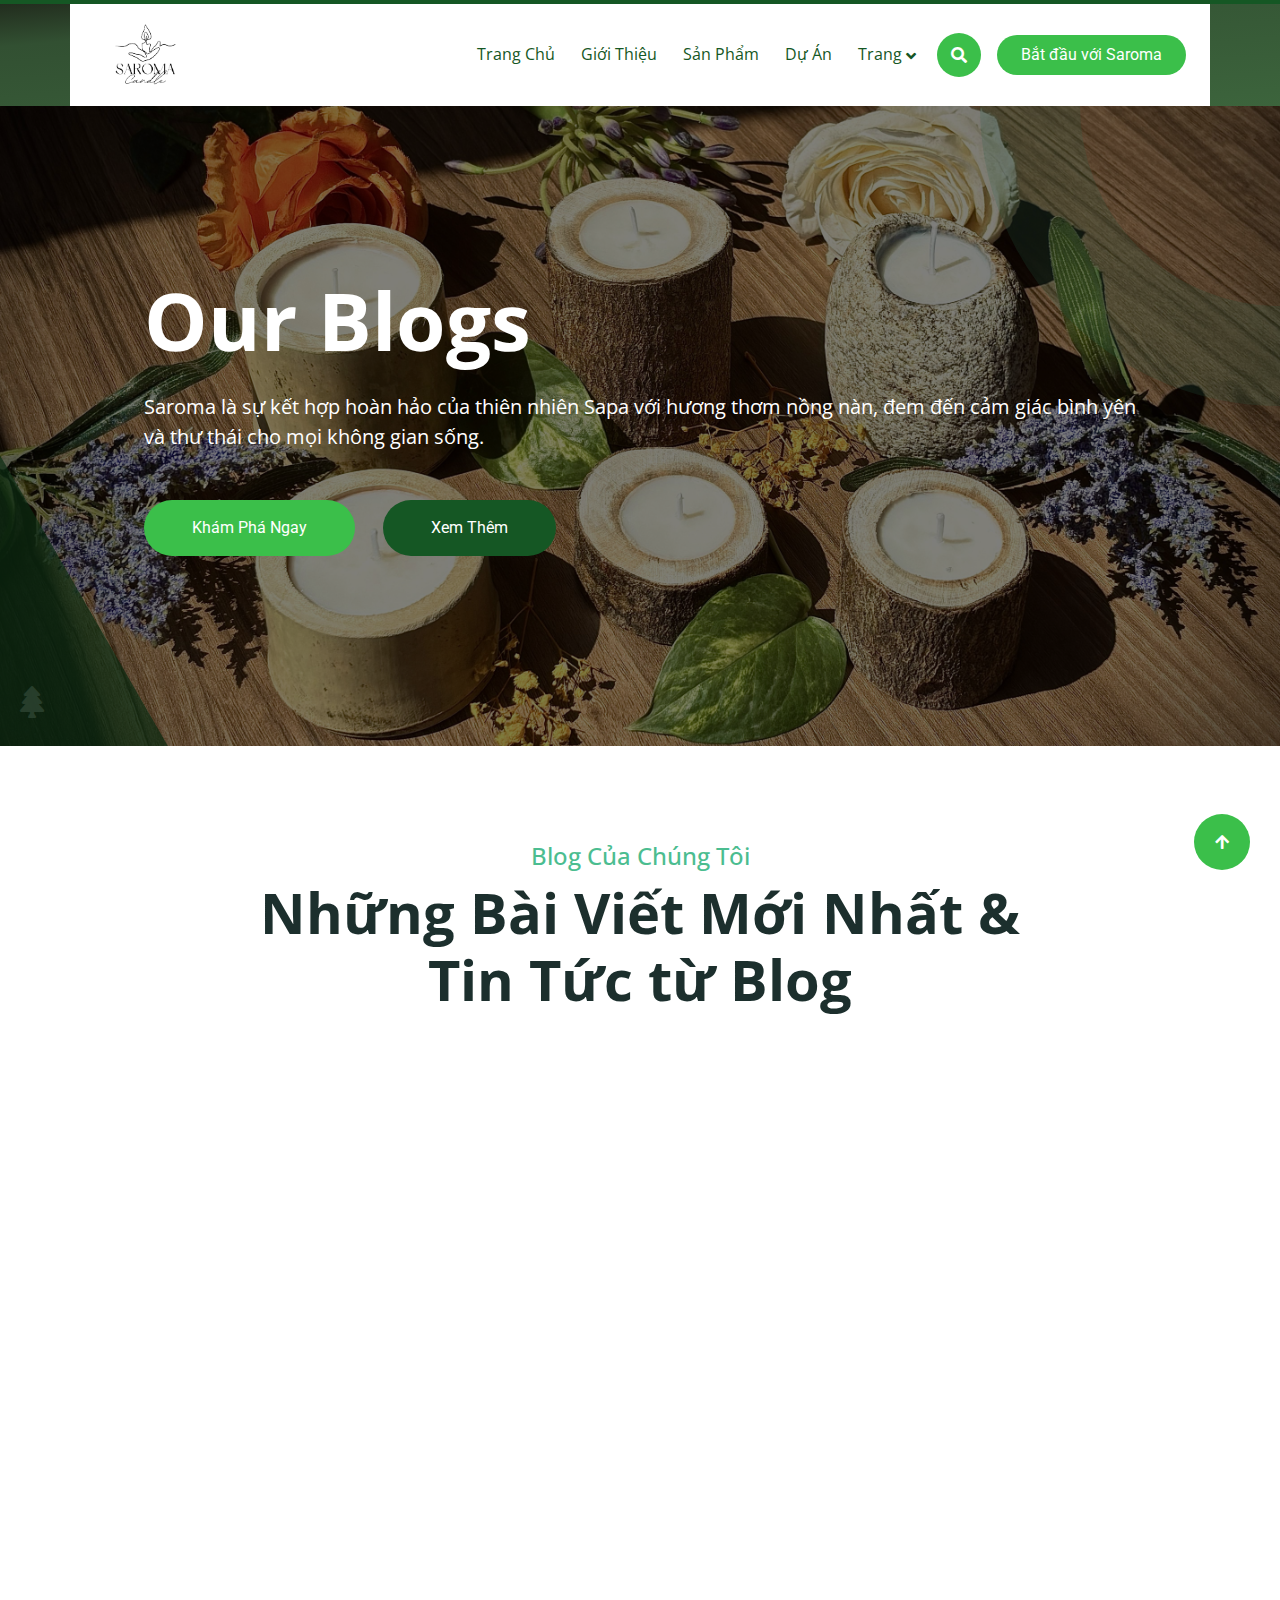
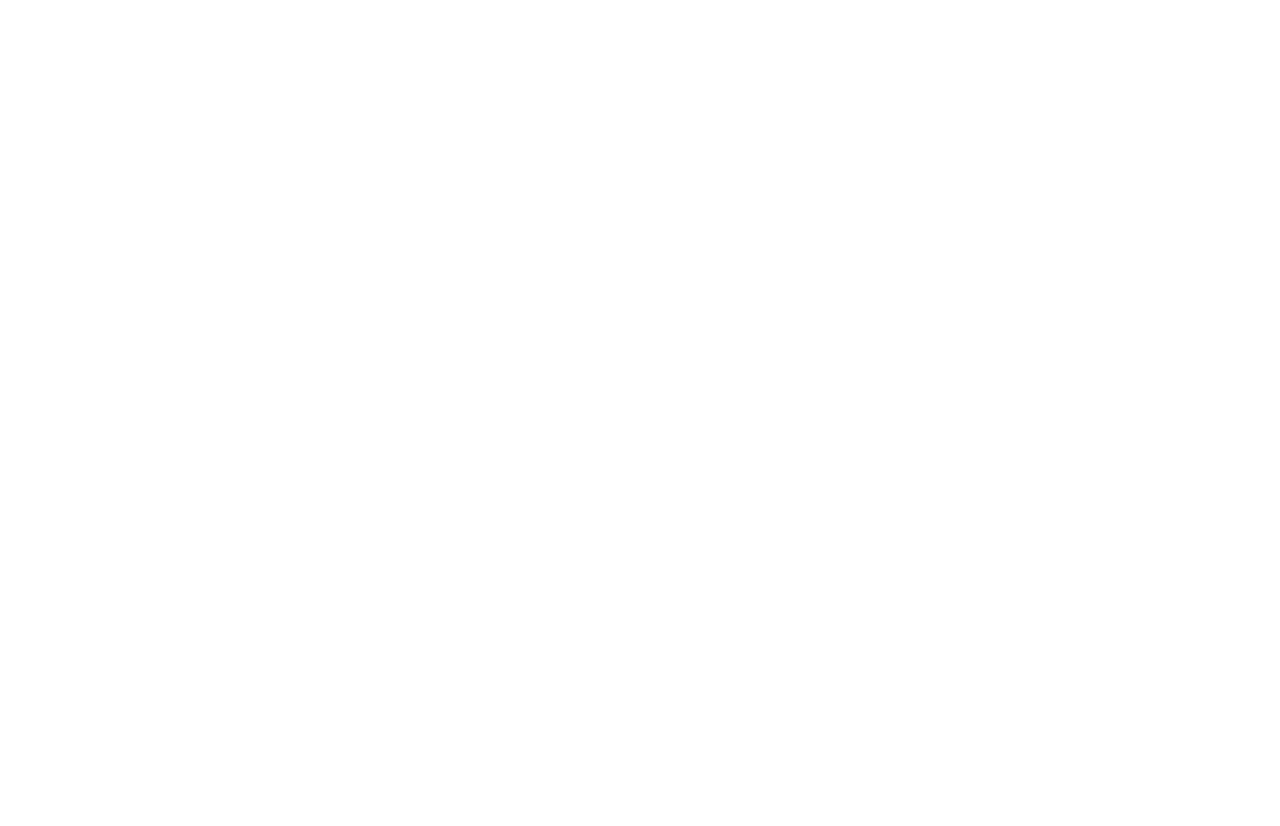
<file: blog.html>
<!DOCTYPE html>
<html lang="en">
  <head>
    <meta charset="utf-8" />
    <meta
      name="google-site-verification"
      content="pEKUusdpRfP10DaSGY-_omk7e7yadzaaDk5ZUyciRNM"
    />
    <title>Saroma - Nến Thơm</title>
    <meta content="width=device-width, initial-scale=1.0" name="viewport" />
    <meta content="" name="keywords" />
    <meta content="" name="description" />

    <!-- Google Web Fonts -->
    <link rel="icon" href="img/logo.png" type="image/png" />
    <link rel="preconnect" href="https://fonts.googleapis.com" />
    <link rel="preconnect" href="https://fonts.gstatic.com" crossorigin />
    <link
      href="https://fonts.googleapis.com/css2?family=Parisienne&family=Allura&family=Lobster+Two&display=swap"
      rel="stylesheet"
    />
    <link
      href="https://fonts.googleapis.com/css2?family=Dancing+Script:wght@400;700&family=Great+Vibes&display=swap"
      rel="stylesheet"
    />
    <link
      href="https://fonts.googleapis.com/css2?family=Open+Sans:wght@400;500;600;700&family=Roboto:wght@400;500;700&display=swap"
      rel="stylesheet"
    />

    <!-- Icon Font Stylesheet -->
    <link
      rel="stylesheet"
      href="https://use.fontawesome.com/releases/v5.15.4/css/all.css"
    />
    <link
      href="https://cdn.jsdelivr.net/npm/bootstrap-icons@1.4.1/font/bootstrap-icons.css"
      rel="stylesheet"
    />

    <!-- Libraries Stylesheet -->
    <link
      rel="stylesheet"
      href="https://cdnjs.cloudflare.com/ajax/libs/animate.css/4.1.1/animate.min.css"
    />
    <link href="lib/animate/animate.min.css" rel="stylesheet" />
    <link href="lib/owlcarousel/assets/owl.carousel.min.css" rel="stylesheet" />
    <link href="lib/lightbox/css/lightbox.min.css" rel="stylesheet" />

    <!-- Customized Bootstrap Stylesheet -->
    <link href="css/bootstrap.min.css" rel="stylesheet" />

    <!-- Template Stylesheet -->
    <link href="css/style.css" rel="stylesheet" />
  </head>

  <body>
    <!-- Spinner Start -->
    <div
      id="spinner"
      class="show bg-white position-fixed translate-middle w-100 vh-100 top-50 start-50 d-flex align-items-center justify-content-center"
    >
      <div
        class="spinner-border text-primary"
        style="width: 3rem; height: 3rem"
        role="status"
      >
        <span class="sr-only">Loading...</span>
      </div>
    </div>
    <!-- Spinner End -->

    <!-- Topbar Start -->
    <div class="container-fluid topbar px-0 d-none d-lg-block">
      <div class="container px-0"></div>
    </div>
    <!-- Topbar End -->

    <!-- Navbar & Hero Start -->
    <div class="container-fluid sticky-top px-0">
      <div
        class="position-absolute bg-dark"
        style="left: 0; top: 0; width: 100%; height: 100%"
      ></div>
      <div class="container px-0">
        <nav class="navbar navbar-expand-lg navbar-dark bg-white py-3 px-4">
          <a href="index.html" class="navbar-brand p-0">
            <img
              src="img/logo.png"
              alt="Saroma"
              class="img-fluid"
              style="height: 70px; margin-left: 20px"
            />
            <!-- Tăng giá trị theo nhu cầu -->
          </a>
          <button
            class="navbar-toggler"
            type="button"
            data-bs-toggle="collapse"
            data-bs-target="#navbarCollapse"
          >
            <span class="fa fa-bars"></span>
          </button>
          <div class="collapse navbar-collapse" id="navbarCollapse">
            <div class="navbar-nav ms-auto py-0">
              <a href="index.html" class="nav-item nav-link">Trang Chủ</a>
              <a href="about.html" class="nav-item nav-link">Giới Thiệu</a>
              <a href="service.html" class="nav-item nav-link">Sản Phẩm</a>
              <a href="project.html" class="nav-item nav-link">Dự Án</a>
              <div class="nav-item dropdown">
                <a
                  href="#"
                  class="nav-link dropdown-toggle"
                  data-bs-toggle="dropdown"
                  >Trang</a
                >
                <div class="dropdown-menu m-0">
                  <a href="blog.html" class="dropdown-item active"
                    >Blog Của Chúng Tôi</a
                  >
                  <a href="faqs.html" class="dropdown-item">FAQs</a>
                </div>
              </div>
            </div>
            <div class="d-flex align-items-center flex-nowrap pt-xl-0">
              <button
                class="btn btn-primary btn-md-square mx-2"
                data-bs-toggle="modal"
                data-bs-target="#searchModal"
              >
                <i class="fas fa-search"></i>
              </button>
              <a
                href="#"
                class="btn btn-primary rounded-pill text-white py-2 px-4 ms-2 flex-wrap flex-sm-shrink-0"
              >
                Bắt đầu với Saroma
              </a>
            </div>
          </div>
        </nav>
      </div>
    </div>
    <!-- Navbar & Hero End -->

    <!-- Modal Search Start -->
    <div
      class="modal fade"
      id="searchModal"
      tabindex="-1"
      aria-labelledby="exampleModalLabel"
      aria-hidden="true"
    >
      <div class="modal-dialog modal-fullscreen">
        <div class="modal-content rounded-0">
          <div class="modal-header">
            <h4 class="modal-title mb-0" id="exampleModalLabel">
              Search by keyword
            </h4>
            <button
              type="button"
              class="btn-close"
              data-bs-dismiss="modal"
              aria-label="Close"
            ></button>
          </div>
          <div class="modal-body d-flex align-items-center">
            <div class="input-group w-75 mx-auto d-flex">
              <input
                type="search"
                class="form-control p-3"
                placeholder="keywords"
                aria-describedby="search-icon-1"
              />
              <span id="search-icon-1" class="input-group-text p-3"
                ><i class="fa fa-search"></i
              ></span>
            </div>
          </div>
        </div>
      </div>
    </div>
    <!-- Modal Search End -->

    <!-- Carousel Start -->
    <div class="header-carousel owl-carousel">
      <div class="header-carousel-item">
        <div
          class="header-carousel-item-img-1"
          style="
            position: relative;
            padding-top: 50%;
            height: 500px;
            overflow: hidden;
          "
        >
          <img
            src="img/carousel-1.jpg"
            class="img-fluid w-100"
            alt="Saroma - Hương thơm thiên nhiên"
            style="
              position: absolute;
              top: 0;
              left: 0;
              width: 100%;
              height: 100%;
              object-fit: cover;
            "
          />
          <div class="nature-icon">
            <i class="fas fa-tree"></i>
            <!-- Example nature icon -->
          </div>
        </div>
        <div class="carousel-caption">
          <div class="carousel-caption-inner text-start p-3">
            <h1
              class="display-1 text-capitalize text-white mb-4 fadeInUp animate__animated"
              data-animation="fadeInUp"
              data-delay="1.3s"
              style="animation-delay: 1.3s"
            >
              Our Blogs
            </h1>
            <p
              class="mb-5 fs-5 fadeInUp animate__animated"
              data-animation="fadeInUp"
              data-delay="1.5s"
              style="animation-delay: 1.5s"
            >
              Saroma là sự kết hợp hoàn hảo của thiên nhiên Sapa với hương thơm
              nồng nàn, đem đến cảm giác bình yên và thư thái cho mọi không gian
              sống.
            </p>
            <a
              class="btn btn-primary rounded-pill py-3 px-5 mb-4 me-4 fadeInUp animate__animated"
              data-animation="fadeInUp"
              data-delay="1.5s"
              style="animation-delay: 1.7s"
              href="#"
              >Khám Phá Ngay</a
            >
            <a
              class="btn btn-dark rounded-pill py-3 px-5 mb-4 fadeInUp animate__animated"
              data-animation="fadeInUp"
              data-delay="1.5s"
              style="animation-delay: 1.7s"
              href="#"
              >Xem Thêm</a
            >
          </div>
        </div>
      </div>

      <div class="header-carousel-item">
        <div
          class="header-carousel-item-img-2"
          style="
            position: relative;
            padding-top: 50%;
            height: 500px;
            overflow: hidden;
          "
        >
          <img
            src="img/carousel-3.jpg"
            class="img-fluid w-100"
            alt="Saroma - Cảm hứng Sapa"
            style="
              position: absolute;
              top: 0;
              left: 0;
              width: 100%;
              height: 100%;
              object-fit: cover;
            "
          />
          <div class="nature-icon">
            <i class="fas fa-leaf"></i>
            <!-- Example nature icon -->
          </div>
        </div>
        <div class="carousel-caption">
          <div class="carousel-caption-inner text-center p-3">
            <h1 class="display-1 text-capitalize text-white mb-4">Our Blogs</h1>
            <p class="mb-5 fs-5">
              Mỗi nến thơm Saroma là một câu chuyện về đất trời Sapa, từ ruộng
              bậc thang đến hương hoa đào. Thắp lên là cảm nhận trọn vẹn văn hóa
              Việt.
            </p>
            <a class="btn btn-primary rounded-pill py-3 px-5 mb-4 me-4" href="#"
              >Khám Phá Ngay</a
            >
            <a class="btn btn-dark rounded-pill py-3 px-5 mb-4" href="#"
              >Xem Thêm</a
            >
          </div>
        </div>
      </div>

      <div class="header-carousel-item">
        <div
          class="header-carousel-item-img-3"
          style="
            position: relative;
            padding-top: 50%;
            height: 500px;
            overflow: hidden;
          "
        >
          <img
            src="img/carousel-1.jpg"
            class="img-fluid w-100"
            alt="Saroma - Hương thơm Việt Nam"
            style="
              position: absolute;
              top: 0;
              left: 0;
              width: 100%;
              height: 100%;
              object-fit: cover;
            "
          />
          <div class="nature-icon">
            <i class="fas fa-seedling"></i>
            <!-- Example nature icon -->
          </div>
        </div>
        <div class="carousel-caption">
          <div class="carousel-caption-inner text-end p-3">
            <h1 class="display-1 text-capitalize text-white mb-4">Our Blogs</h1>
            <p class="mb-5 fs-5">
              Không chỉ là hương thơm, Saroma là niềm tự hào Việt, đưa bạn vào
              hành trình trải nghiệm văn hóa và vẻ đẹp của Sapa.
            </p>
            <a class="btn btn-primary rounded-pill py-3 px-5 mb-4 me-4" href="#"
              >Khám Phá Ngay</a
            >
            <a class="btn btn-dark rounded-pill py-3 px-5 mb-4" href="#"
              >Xem Thêm</a
            >
          </div>
        </div>
      </div>
    </div>
    <!-- Carousel End -->

    <!-- Blog Start -->
    <div class="container-fluid blog py-5">
      <div class="container py-5">
        <div
          class="text-center mx-auto pb-5 wow fadeInUp"
          data-wow-delay="0.1s"
          style="max-width: 800px"
        >
          <h4 class="text-primary">Blog Của Chúng Tôi</h4>
          <h1 class="display-4">Những Bài Viết Mới Nhất & Tin Tức từ Blog</h1>
        </div>
        <div class="row g-4 justify-content-center">
          <div
            class="col-md-6 col-lg-6 col-xl-4 wow fadeInUp"
            data-wow-delay="0.1s"
          >
            <div
              class="blog-item bg-light rounded p-4"
              style="background-image: url(img/bg.png)"
            >
              <div class="mb-4">
                <h4 class="text-primary mb-2">Sản Phẩm Nến</h4>
                <div class="d-flex justify-content-between">
                  <p class="mb-0">
                    <span class="text-dark fw-bold">Vào ngày</span> Mar 14, 2024
                  </p>
                  <p class="mb-0">
                    <span class="text-dark fw-bold">Bởi</span> Mark D. Brock
                  </p>
                </div>
              </div>
              <div class="project-img">
                <img
                  src="img/blog-1.jpg"
                  class="img-fluid w-100 rounded"
                  alt="Dự Án 1"
                />
                <div class="blog-plus-icon">
                  <a
                    href="img/blog-1.jpg"
                    data-lightbox="blog-1"
                    class="btn btn-primary btn-md-square rounded-pill"
                    ><i class="fas fa-plus fa-1x"></i
                  ></a>
                </div>
              </div>
              <div class="my-4">
                <a href="#" class="h4">Khám Phá Cách Tạo Nến Thơm Tự Nhiên</a>
              </div>
              <a class="btn btn-primary rounded-pill py-2 px-4" href="#"
                >Khám Phá Thêm</a
              >
            </div>
          </div>
          <div
            class="col-md-6 col-lg-6 col-xl-4 wow fadeInUp"
            data-wow-delay="0.3s"
          >
            <div
              class="blog-item bg-light rounded p-4"
              style="background-image: url(img/bg.png)"
            >
              <div class="mb-4">
                <h4 class="text-primary mb-2">Nghiên Cứu Thị Trường</h4>
                <div class="d-flex justify-content-between">
                  <p class="mb-0">
                    <span class="text-dark fw-bold">Vào ngày</span> Mar 14, 2024
                  </p>
                  <p class="mb-0">
                    <span class="text-dark fw-bold">Bởi</span> Mark D. Brock
                  </p>
                </div>
              </div>
              <div class="project-img">
                <img
                  src="img/blog-2.jpg"
                  class="img-fluid w-100 rounded"
                  alt="Dự Án 2"
                />
                <div class="blog-plus-icon">
                  <a
                    href="img/blog-2.jpg"
                    data-lightbox="blog-2"
                    class="btn btn-primary btn-md-square rounded-pill"
                    ><i class="fas fa-plus fa-1x"></i
                  ></a>
                </div>
              </div>
              <div class="my-4">
                <a href="#" class="h4"
                  >Làm Thế Nào Để Tạo Mùi Hương Nến Phù Hợp?</a
                >
              </div>
              <a class="btn btn-primary rounded-pill py-2 px-4" href="#"
                >Khám Phá Thêm</a
              >
            </div>
          </div>
          <div
            class="col-md-6 col-lg-6 col-xl-4 wow fadeInUp"
            data-wow-delay="0.5s"
          >
            <div
              class="blog-item bg-light rounded p-4"
              style="background-image: url(img/bg.png)"
            >
              <div class="mb-4">
                <h4 class="text-primary mb-2">Dự Án Nổi Bật</h4>
                <div class="d-flex justify-content-between">
                  <p class="mb-0">
                    <span class="text-dark fw-bold">Vào ngày</span> Mar 14, 2024
                  </p>
                  <p class="mb-0">
                    <span class="text-dark fw-bold">Bởi</span> Mark D. Brock
                  </p>
                </div>
              </div>
              <div class="project-img">
                <img
                  src="img/blog-3.jpg"
                  class="img-fluid w-100 rounded"
                  alt="Dự Án 3"
                />
                <div class="blog-plus-icon">
                  <a
                    href="img/blog-3.jpg"
                    data-lightbox="blog-3"
                    class="btn btn-primary btn-md-square rounded-pill"
                    ><i class="fas fa-plus fa-1x"></i
                  ></a>
                </div>
              </div>
              <div class="my-4">
                <a href="#" class="h4"
                  >Tạo Dự Án Nến Thơm Thân Thiện Với Môi Trường</a
                >
              </div>
              <a class="btn btn-primary rounded-pill py-2 px-4" href="#"
                >Khám Phá Thêm</a
              >
            </div>
          </div>
        </div>
      </div>
    </div>
    <!-- Blog End -->

    <!-- Footer Start -->
    <div class="container-fluid footer py-5 wow fadeIn" data-wow-delay="0.2s">
      <div class="container py-5">
        <div class="row g-5">
          <div class="col-md-6 col-lg-6 col-xl-3">
            <div class="footer-item d-flex flex-column">
              <div class="footer-item">
                <h4 class="text-white mb-4">Saroma</h4>
                <p class="mb-3">
                  Nến thơm sử dụng vật liệu thiên nhiên, cải thiện sự tập trung,
                  hỗ trợ giấc ngủ, và nâng cao sức khỏe tinh thần.
                </p>
                <div class="position-relative mx-auto rounded-pill">
                  <input
                    class="form-control rounded-pill w-100 py-3 ps-4 pe-5"
                    type="text"
                    placeholder="Nhập email của bạn"
                  />
                  <button
                    type="button"
                    class="btn btn-primary rounded-pill position-absolute top-0 end-0 py-2 mt-2 me-2"
                  >
                    Đăng Ký
                  </button>
                </div>
              </div>
            </div>
          </div>
          <div class="col-md-6 col-lg-6 col-xl-3">
            <div class="footer-item d-flex flex-column">
              <h4 class="text-white mb-4">Khám Phá</h4>
              <a href="index.html"
                ><i class="fas fa-angle-right me-2"></i> Trang Chủ</a
              >
              <a href="service.html"
                ><i class="fas fa-angle-right me-2"></i> Sản Phẩm</a
              >
              <a href="project.html"
                ><i class="fas fa-angle-right me-2"></i> Dự Án Mới Nhất</a
              >
            </div>
          </div>
          <div class="col-md-6 col-lg-6 col-xl-3">
            <div class="footer-item d-flex flex-column">
              <h4 class="text-white mb-4">Thông Tin Liên Lạc</h4>
              <a href=""
                ><i class="fa fa-map-marker-alt me-2"></i> Km29 Đại lộ Thăng
                Long, Thạch Hoà, Thạch Thất, Hà Nội</a
              >
              <a href=""
                ><i class="fas fa-envelope me-2"></i> saroma.candle@gmail.com</a
              >
              <i><i class="fas fa-phone me-2"></i> +358 8 83198 </i>
              <div class="d-flex align-items-center">
                <a
                  class="btn btn-light btn-md-square me-2"
                  href="https://www.facebook.com/profile.php?id=61572096927937"
                  target="_blank"
                  ><i class="fab fa-facebook-f"></i
                ></a>
                <a
                  class="btn btn-light btn-md-square me-2"
                  href="https://www.instagram.com/saroma_candle/"
                  target="_blank"
                  ><i class="fab fa-instagram"></i
                ></a>
              </div>
            </div>
          </div>
          <div class="col-md-6 col-lg-6 col-xl-3">
            <div class="footer-item-post d-flex flex-column">
              <div class="footer-btn text-start">
                <a href="#" class="btn btn-light rounded-pill px-4"
                  >Xem Tất Cả Bài Viết <i class="fa fa-arrow-right ms-1"></i
                ></a>
              </div>
            </div>
          </div>
        </div>
      </div>
    </div>
    <!-- Footer End -->

    <!-- Back to Top -->
    <a href="#" class="btn btn-primary btn-lg-square back-to-top"
      ><i class="fa fa-arrow-up"></i
    ></a>

    <!-- JavaScript Libraries -->
    <script src="https://ajax.googleapis.com/ajax/libs/jquery/3.6.4/jquery.min.js"></script>
    <script src="https://cdn.jsdelivr.net/npm/bootstrap@5.0.0/dist/js/bootstrap.bundle.min.js"></script>
    <script src="lib/wow/wow.min.js"></script>
    <script src="lib/easing/easing.min.js"></script>
    <script src="lib/waypoints/waypoints.min.js"></script>
    <script src="lib/counterup/counterup.min.js"></script>
    <script src="lib/owlcarousel/owl.carousel.min.js"></script>
    <script src="lib/lightbox/js/lightbox.min.js"></script>

    <!-- Template Javascript -->
    <script src="js/main.js"></script>
  </body>
</html>
</file>
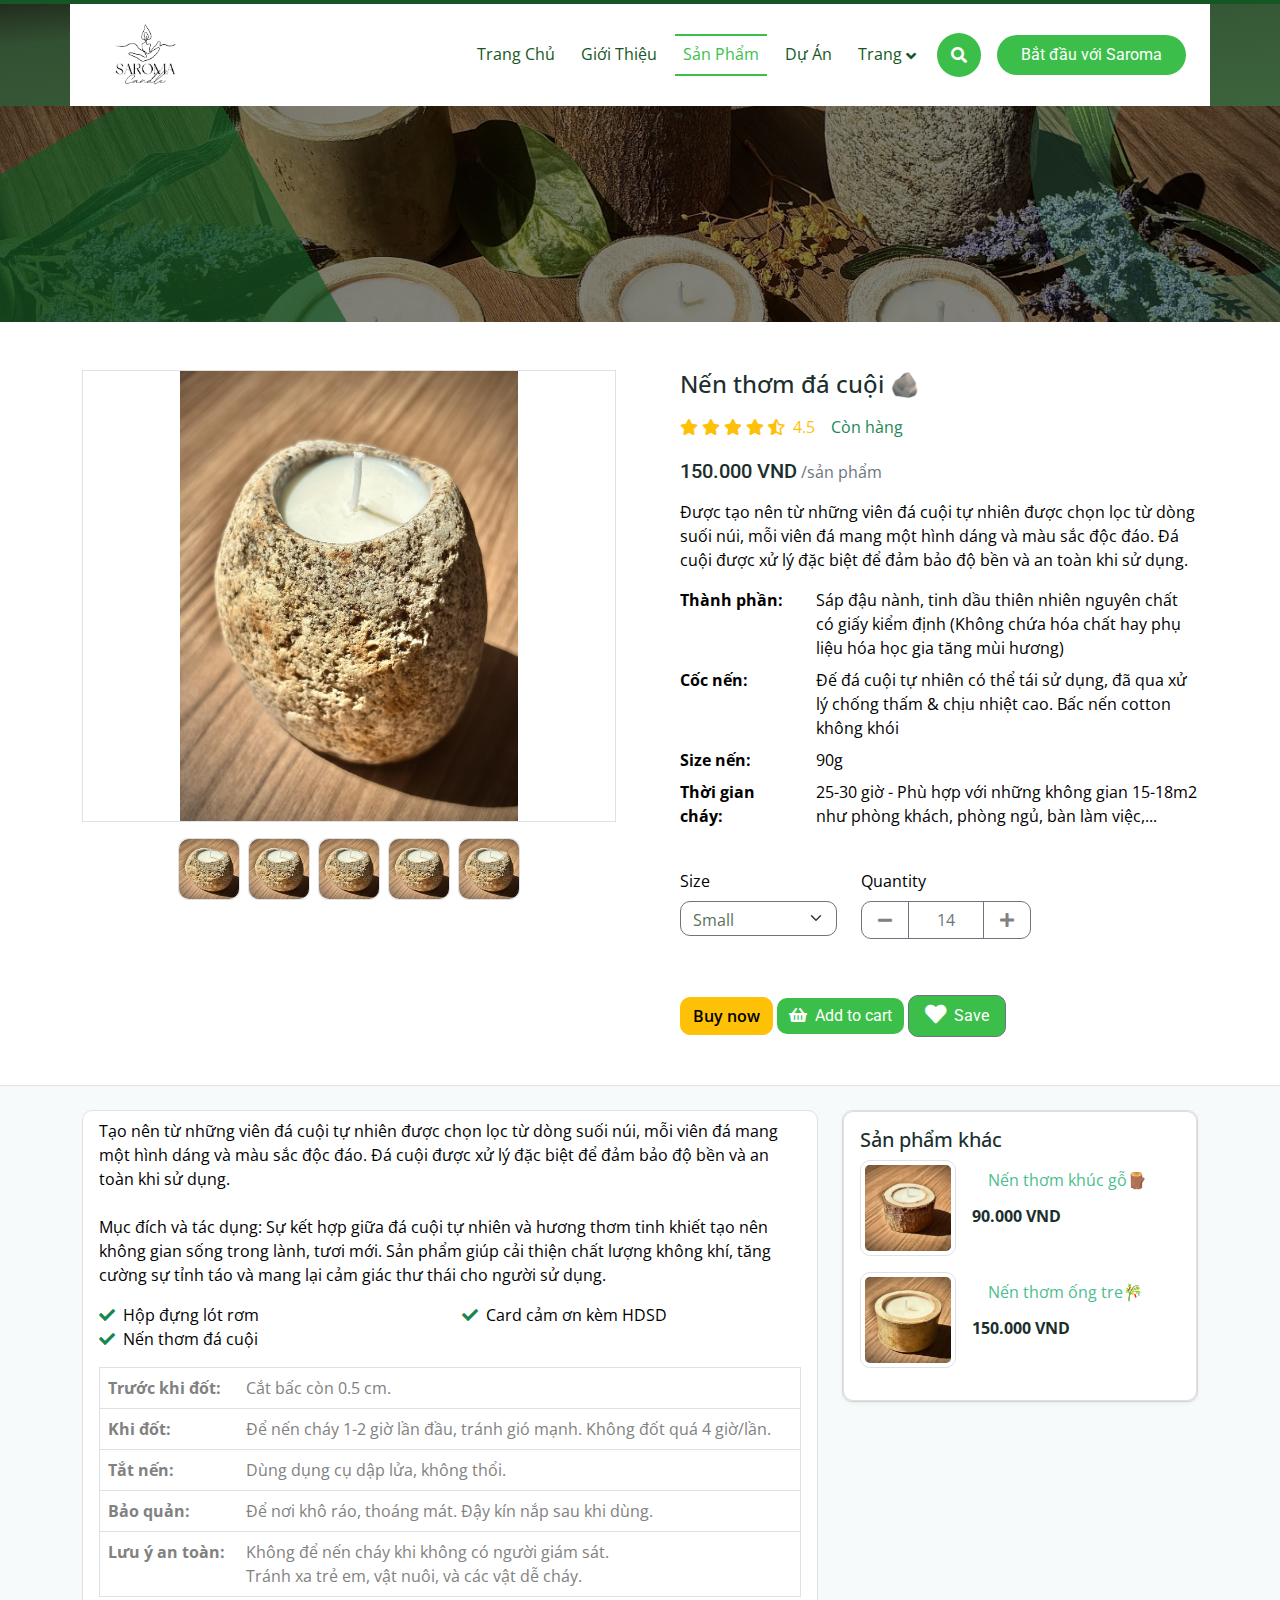
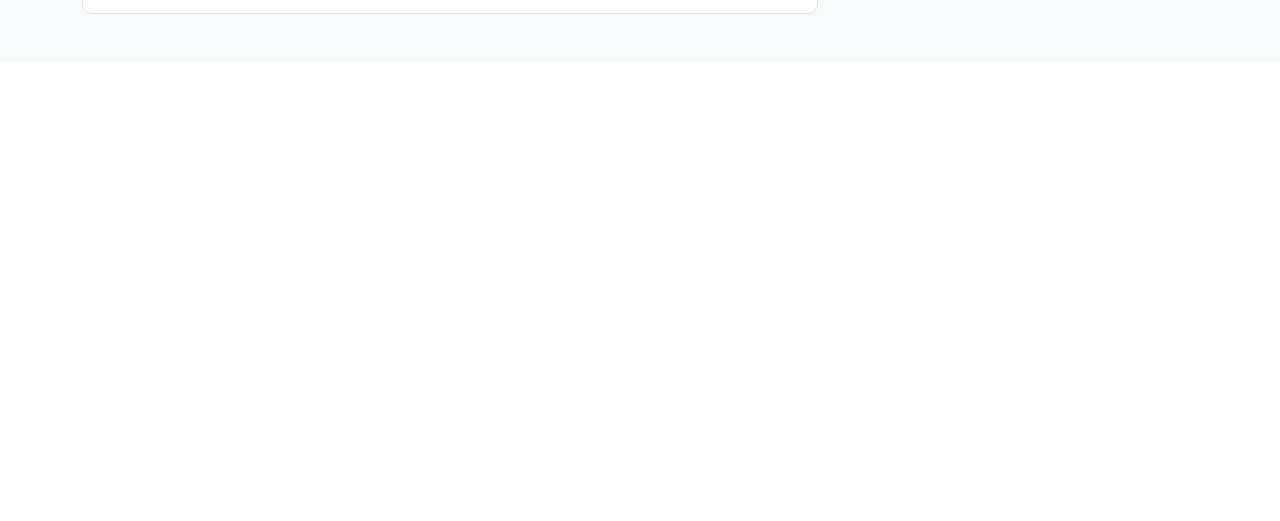
<file: cuoi_detail.html>
<!DOCTYPE html>
<html lang="en">
  <head>
    <meta charset="utf-8" />
    <meta
      name="google-site-verification"
      content="pEKUusdpRfP10DaSGY-_omk7e7yadzaaDk5ZUyciRNM"
    />
    <title>Saroma - Nến Thơm</title>
    <meta content="width=device-width, initial-scale=1.0" name="viewport" />
    <meta content="" name="keywords" />
    <meta content="" name="description" />

    <!-- Google Web Fonts -->
    <link rel="icon" href="img/logo.png" type="image/png" />
    <link rel="preconnect" href="https://fonts.googleapis.com" />
    <link rel="preconnect" href="https://fonts.gstatic.com" crossorigin />
    <link
      href="https://fonts.googleapis.com/css2?family=Parisienne&family=Allura&family=Lobster+Two&display=swap"
      rel="stylesheet"
    />
    <link
      href="https://fonts.googleapis.com/css2?family=Dancing+Script:wght@400;700&family=Great+Vibes&display=swap"
      rel="stylesheet"
    />
    <link
      href="https://fonts.googleapis.com/css2?family=Open+Sans:wght@400;500;600;700&family=Roboto:wght@400;500;700&display=swap"
      rel="stylesheet"
    />

    <!-- Icon Font Stylesheet -->
    <link
      rel="stylesheet"
      href="https://use.fontawesome.com/releases/v5.15.4/css/all.css"
    />
    <link
      href="https://cdn.jsdelivr.net/npm/bootstrap-icons@1.4.1/font/bootstrap-icons.css"
      rel="stylesheet"
    />

    <!-- Libraries Stylesheet -->
    <link
      rel="stylesheet"
      href="https://cdnjs.cloudflare.com/ajax/libs/animate.css/4.1.1/animate.min.css"
    />
    <link href="lib/animate/animate.min.css" rel="stylesheet" />
    <link href="lib/owlcarousel/assets/owl.carousel.min.css" rel="stylesheet" />
    <link href="lib/lightbox/css/lightbox.min.css" rel="stylesheet" />

    <!-- Customized Bootstrap Stylesheet -->
    <link href="css/bootstrap.min.css" rel="stylesheet" />

    <!-- Template Stylesheet -->
    <link href="css/style.css" rel="stylesheet" />
  </head>

  <body>
    <!-- Spinner Start -->
    <div
      id="spinner"
      class="show bg-white position-fixed translate-middle w-100 vh-100 top-50 start-50 d-flex align-items-center justify-content-center"
    >
      <div
        class="spinner-border text-primary"
        style="width: 3rem; height: 3rem"
        role="status"
      >
        <span class="sr-only">Loading...</span>
      </div>
    </div>
    <!-- Spinner End -->

    <!-- Topbar Start -->
    <div class="container-fluid topbar px-0 d-none d-lg-block">
      <div class="container px-0"></div>
    </div>
    <!-- Topbar End -->

    <!-- Navbar & Hero Start -->
    <div class="container-fluid sticky-top px-0">
      <div
        class="position-absolute bg-dark"
        style="left: 0; top: 0; width: 100%; height: 100%"
      ></div>
      <div class="container px-0">
        <nav class="navbar navbar-expand-lg navbar-dark bg-white py-3 px-4">
          <a href="index.html" class="navbar-brand p-0">
            <img
              src="img/logo.png"
              alt="Saroma"
              class="img-fluid"
              style="height: 70px; margin-left: 20px"
            />
            <!-- Tăng giá trị theo nhu cầu -->
          </a>
          <button
            class="navbar-toggler"
            type="button"
            data-bs-toggle="collapse"
            data-bs-target="#navbarCollapse"
          >
            <span class="fa fa-bars"></span>
          </button>
          <div class="collapse navbar-collapse" id="navbarCollapse">
            <div class="navbar-nav ms-auto py-0">
              <a href="index.html" class="nav-item nav-link" style="color: #000"
                >Trang Chủ</a
              >
              <a href="about.html" class="nav-item nav-link">Giới Thiệu</a>
              <a href="service.html" class="nav-item nav-link active"
                >Sản Phẩm</a
              >
              <a href="project.html" class="nav-item nav-link">Dự Án</a>
              <div class="nav-item dropdown">
                <a
                  href="#"
                  class="nav-link dropdown-toggle"
                  data-bs-toggle="dropdown"
                  >Trang</a
                >
                <div class="dropdown-menu m-0">
                  <a href="blog.html" class="dropdown-item"
                    >Blog Của Chúng Tôi</a
                  >
                  <a href="faqs.html" class="dropdown-item">FAQs</a>
                </div>
              </div>
            </div>
            <div class="d-flex align-items-center flex-nowrap pt-xl-0">
              <button
                class="btn btn-primary btn-md-square mx-2"
                data-bs-toggle="modal"
                data-bs-target="#searchModal"
              >
                <i class="fas fa-search"></i>
              </button>
              <a
                href="#"
                class="btn btn-primary rounded-pill text-white py-2 px-4 ms-2 flex-wrap flex-sm-shrink-0"
              >
                Bắt đầu với Saroma
              </a>
            </div>
          </div>
        </nav>
      </div>
    </div>
    <!-- Navbar & Hero End -->

    <!-- Modal Search Start -->
    <div
      class="modal fade"
      id="searchModal"
      tabindex="-1"
      aria-labelledby="exampleModalLabel"
      aria-hidden="true"
    >
      <div class="modal-dialog modal-fullscreen">
        <div class="modal-content rounded-0">
          <div class="modal-header">
            <h4 class="modal-title mb-0" id="exampleModalLabel">
              Search by keyword
            </h4>
            <button
              type="button"
              class="btn-close"
              data-bs-dismiss="modal"
              aria-label="Close"
            ></button>
          </div>
          <div class="modal-body d-flex align-items-center">
            <div class="input-group w-75 mx-auto d-flex">
              <input
                type="search"
                class="form-control p-3"
                placeholder="keywords"
                aria-describedby="search-icon-1"
              />
              <span id="search-icon-1" class="input-group-text p-3"
                ><i class="fa fa-search"></i
              ></span>
            </div>
          </div>
        </div>
      </div>
    </div>
    <!-- Modal Search End -->

    <!-- Header Start -->
    <div class="container-fluid bg-breadcrumb">
      <div class="bg-breadcrumb-single"></div>
      <div class="container text-center py-5" style="max-width: 900px"></div>
    </div>
    <!-- Header End -->

    <!-- detail Start -->
    <section class="py-5">
      <div class="container">
        <div class="row gx-5">
          <aside class="col-lg-6">
            <div class="border rounded-4 mb-3 d-flex justify-content-center">
              <a
                data-fslightbox="mygalley"
                class="rounded-4"
                target="_blank"
                data-type="image"
                href="img/service-2.jpg"
              >
                <img
                  style="max-width: 100%; max-height: 50vh; margin: auto"
                  class="rounded-4 fit"
                  src="img/service-2.jpg"
                />
              </a>
            </div>
            <div class="d-flex justify-content-center mb-3">
              <a
                data-fslightbox="mygalley"
                class="border mx-1 rounded-2"
                target="_blank"
                data-type="image"
                href="img/service-2.jpg"
                class="item-thumb"
              >
                <img
                  width="60"
                  height="60"
                  class="rounded-2"
                  src="img/service-2.jpg"
                />
              </a>
              <a
                data-fslightbox="mygalley"
                class="border mx-1 rounded-2"
                target="_blank"
                data-type="image"
                href="img/service-2.jpg"
                class="item-thumb"
              >
                <img
                  width="60"
                  height="60"
                  class="rounded-2"
                  src="img/service-2.jpg"
                />
              </a>
              <a
                data-fslightbox="mygalley"
                class="border mx-1 rounded-2"
                target="_blank"
                data-type="image"
                href="img/service-2.jpg"
                class="item-thumb"
              >
                <img
                  width="60"
                  height="60"
                  class="rounded-2"
                  src="img/service-2.jpg"
                />
              </a>
              <a
                data-fslightbox="mygalley"
                class="border mx-1 rounded-2"
                target="_blank"
                data-type="image"
                href="img/service-2.jpg"
                class="item-thumb"
              >
                <img
                  width="60"
                  height="60"
                  class="rounded-2"
                  src="img/service-2.jpg"
                />
              </a>
              <a
                data-fslightbox="mygalley"
                class="border mx-1 rounded-2"
                target="_blank"
                data-type="image"
                href="img/service-2.jpg"
                class="item-thumb"
              >
                <img
                  width="60"
                  height="60"
                  class="rounded-2"
                  src="img/service-2.jpg"
                />
              </a>
            </div>
            <!-- thumbs-wrap.// -->
            <!-- gallery-wrap .end// -->
          </aside>
          <main class="col-lg-6">
            <div class="ps-lg-3">
              <h4 class="title text-dark">Nến thơm đá cuội 🪨</h4>
              <div class="d-flex flex-row my-3">
                <div class="text-warning mb-1 me-2">
                  <i class="fa fa-star"></i>
                  <i class="fa fa-star"></i>
                  <i class="fa fa-star"></i>
                  <i class="fa fa-star"></i>
                  <i class="fas fa-star-half-alt"></i>
                  <span class="ms-1"> 4.5 </span>
                </div>
                <span class="text-success ms-2">Còn hàng</span>
              </div>

              <div class="mb-3">
                <span class="h5">150.000 VND</span>
                <span class="text-muted">/sản phẩm</span>
              </div>

              <p class="text_detail">
                Được tạo nên từ những viên đá cuội tự nhiên được chọn lọc từ
                dòng suối núi, mỗi viên đá mang một hình dáng và màu sắc độc
                đáo. Đá cuội được xử lý đặc biệt để đảm bảo độ bền và an toàn
                khi sử dụng.
              </p>

              <div class="row">
                <dt class="col-3 text_detail">Thành phần:</dt>
                <dd class="col-9 text_detail">
                  Sáp đậu nành, tinh dầu thiên nhiên nguyên chất có giấy kiểm
                  định (Không chứa hóa chất hay phụ liệu hóa học gia tăng mùi
                  hương)
                </dd>

                <dt class="col-3 text_detail">Cốc nến:</dt>
                <dd class="col-9 text_detail">
                  Đế đá cuội tự nhiên có thể tái sử dụng, đã qua xử lý chống
                  thấm & chịu nhiệt cao. Bấc nến cotton không khói
                </dd>

                <dt class="col-3 text_detail">Size nến:</dt>
                <dd class="col-9 text_detail">90g</dd>

                <dt class="col-3 text_detail">Thời gian cháy:</dt>
                <dd class="col-9 text_detail">
                  25-30 giờ - Phù hợp với những không gian 15-18m2 như phòng
                  khách, phòng ngủ, bàn làm việc,...
                </dd>
              </div>

              <hr />

              <div class="row mb-4">
                <div class="col-md-4 col-6">
                  <label class="mb-2 text_detail">Size</label>
                  <select
                    class="form-select border border-secondary"
                    style="height: 35px"
                  >
                    <option>Small</option>
                    <option>Medium</option>
                    <option>Large</option>
                  </select>
                </div>
                <!-- col.// -->
                <div class="col-md-4 col-6 mb-3">
                  <label class="mb-2 d-block text_detail">Quantity</label>
                  <div class="input-group mb-3" style="width: 170px">
                    <button
                      class="btn btn-white border border-secondary px-3"
                      type="button"
                      id="button-addon1"
                      data-mdb-ripple-color="dark"
                    >
                      <i class="fas fa-minus"></i>
                    </button>
                    <input
                      type="text"
                      class="form-control text-center border border-secondary"
                      placeholder="14"
                      aria-label="Example text with button addon"
                      aria-describedby="button-addon1"
                    />
                    <button
                      class="btn btn-white border border-secondary px-3"
                      type="button"
                      id="button-addon2"
                      data-mdb-ripple-color="dark"
                    >
                      <i class="fas fa-plus"></i>
                    </button>
                  </div>
                </div>
              </div>
              <a href="#" class="btn btn-warning shadow-0"> Buy now </a>
              <a href="#" class="btn btn-primary shadow-0">
                <i class="me-1 fa fa-shopping-basket"></i> Add to cart
              </a>
              <a
                href="#"
                class="btn btn-light border border-secondary py-2 icon-hover px-3"
              >
                <i class="me-1 fa fa-heart fa-lg"></i> Save
              </a>
            </div>
          </main>
        </div>
      </div>
    </section>
    <!-- content -->

    <section class="bg-light border-top py-4">
      <div class="container">
        <div class="row gx-4">
          <div class="col-lg-8 mb-4">
            <div class="border rounded-2 px-3 py-2 bg-white">
              <!-- Pills content -->
              <div class="tab-content" id="ex1-content">
                <div
                  class="tab-pane fade show active"
                  id="ex1-pills-1"
                  role="tabpanel"
                  aria-labelledby="ex1-tab-1"
                >
                  <p class="text_detail">
                    Tạo nên từ những viên đá cuội tự nhiên được chọn lọc từ dòng
                    suối núi, mỗi viên đá mang một hình dáng và màu sắc độc đáo.
                    Đá cuội được xử lý đặc biệt để đảm bảo độ bền và an toàn khi
                    sử dụng.
                    <br />
                    <br />
                    Mục đích và tác dụng: Sự kết hợp giữa đá cuội tự nhiên và
                    hương thơm tinh khiết tạo nên không gian sống trong lành,
                    tươi mới. Sản phẩm giúp cải thiện chất lượng không khí, tăng
                    cường sự tỉnh táo và mang lại cảm giác thư thái cho người sử
                    dụng.
                  </p>
                  <div class="row mb-2">
                    <div class="col-12 col-md-6">
                      <ul class="list-unstyled mb-0">
                        <li class="text_detail">
                          <i class="fas fa-check text-success me-2"></i>Hộp đựng
                          lót rơm
                        </li>
                        <li class="text_detail">
                          <i class="fas fa-check text-success me-2"></i>Nến thơm
                          đá cuội
                        </li>
                      </ul>
                    </div>
                    <div class="col-12 col-md-6 mb-0">
                      <ul class="list-unstyled">
                        <li class="text_detail">
                          <i class="fas fa-check text-success me-2"></i>Card cảm
                          ơn kèm HDSD
                        </li>
                      </ul>
                    </div>
                  </div>
                  <table class="table border mt-3 mb-2">
                    <tr>
                      <th class="py-2">Trước khi đốt:</th>
                      <td class="py-2">Cắt bấc còn 0.5 cm.</td>
                    </tr>
                    <tr>
                      <th class="py-2">Khi đốt:</th>
                      <td class="py-2">
                        Để nến cháy 1-2 giờ lần đầu, tránh gió mạnh. Không đốt
                        quá 4 giờ/lần.
                      </td>
                    </tr>
                    <tr>
                      <th class="py-2">Tắt nến:</th>
                      <td class="py-2">Dùng dụng cụ dập lửa, không thổi.</td>
                    </tr>
                    <tr>
                      <th class="py-2">Bảo quản:</th>
                      <td class="py-2">
                        Để nơi khô ráo, thoáng mát. Đậy kín nắp sau khi dùng.
                      </td>
                    </tr>
                    <tr>
                      <th class="py-2">Lưu ý an toàn:</th>
                      <td class="py-2">
                        Không để nến cháy khi không có người giám sát.<br />
                        Tránh xa trẻ em, vật nuôi, và các vật dễ cháy.
                      </td>
                    </tr>
                  </table>
                </div>
                <div
                  class="tab-pane fade mb-2"
                  id="ex1-pills-2"
                  role="tabpanel"
                  aria-labelledby="ex1-tab-2"
                ></div>
                <div
                  class="tab-pane fade mb-2"
                  id="ex1-pills-3"
                  role="tabpanel"
                  aria-labelledby="ex1-tab-3"
                ></div>
                <div
                  class="tab-pane fade mb-2"
                  id="ex1-pills-4"
                  role="tabpanel"
                  aria-labelledby="ex1-tab-4"
                ></div>
              </div>
              <!-- Pills content -->
            </div>
          </div>
          <div class="col-lg-4">
            <div class="px-0 border rounded-2 shadow-0">
              <div class="card">
                <div class="card-body">
                  <h5 class="card-title">Sản phẩm khác</h5>
                  <div class="d-flex mb-3">
                    <a href="go_detail.html" class="me-3">
                      <img
                        src="img/service-3.jpg"
                        style="min-width: 96px; height: 96px"
                        class="img-md img-thumbnail"
                      />
                    </a>
                    <div class="info">
                      <a href="go_detail.html" class="nav-link mb-1">
                        Nến thơm khúc gỗ🪵
                      </a>
                      <strong class="text-dark"> 90.000 VND </strong>
                    </div>
                  </div>

                  <div class="d-flex mb-3">
                    <a href="tre_detail.html" class="me-3">
                      <img
                        src="img/service-1.jpg"
                        style="min-width: 96px; height: 96px"
                        class="img-md img-thumbnail"
                      />
                    </a>
                    <div class="info">
                      <a href="tre_detail.html" class="nav-link mb-1">
                        Nến thơm ống tre🎋
                      </a>
                      <strong class="text-dark"> 150.000 VND </strong>
                    </div>
                  </div>
                </div>
              </div>
            </div>
          </div>
        </div>
      </div>
    </section>
    <!-- detail End -->

    <!-- Footer Start -->
    <div class="container-fluid footer py-5 wow fadeIn" data-wow-delay="0.2s">
      <div class="container py-5">
        <div class="row g-5">
          <div class="col-md-6 col-lg-6 col-xl-3">
            <div class="footer-item d-flex flex-column">
              <div class="footer-item">
                <h4 class="text-white mb-4">Saroma</h4>
                <p class="mb-3">
                  Nến thơm sử dụng vật liệu thiên nhiên, cải thiện sự tập trung,
                  hỗ trợ giấc ngủ, và nâng cao sức khỏe tinh thần.
                </p>
                <div class="position-relative mx-auto rounded-pill">
                  <input
                    class="form-control rounded-pill w-100 py-3 ps-4 pe-5"
                    type="text"
                    placeholder="Nhập email của bạn"
                  />
                  <button
                    type="button"
                    class="btn btn-primary rounded-pill position-absolute top-0 end-0 py-2 mt-2 me-2"
                  >
                    Đăng Ký
                  </button>
                </div>
              </div>
            </div>
          </div>
          <div class="col-md-6 col-lg-6 col-xl-3">
            <div class="footer-item d-flex flex-column">
              <h4 class="text-white mb-4">Khám Phá</h4>
              <a href="index.html"
                ><i class="fas fa-angle-right me-2"></i> Trang Chủ</a
              >
              <a href="service.html"
                ><i class="fas fa-angle-right me-2"></i> Sản Phẩm</a
              >
              <a href="project.html"
                ><i class="fas fa-angle-right me-2"></i> Dự Án Mới Nhất</a
              >
            </div>
          </div>
          <div class="col-md-6 col-lg-6 col-xl-3">
            <div class="footer-item d-flex flex-column">
              <h4 class="text-white mb-4">Thông Tin Liên Lạc</h4>
              <a href=""
                ><i class="fa fa-map-marker-alt me-2"></i> Km29 Đại lộ Thăng
                Long, Thạch Hoà, Thạch Thất, Hà Nội</a
              >
              <a href=""
                ><i class="fas fa-envelope me-2"></i> saroma.candle@gmail.com</a
              >
              <i><i class="fas fa-phone me-2"></i> +358 8 83198 </i>
              <div class="d-flex align-items-center">
                <a
                  class="btn btn-light btn-md-square me-2"
                  href="https://www.facebook.com/profile.php?id=61572096927937"
                  target="_blank"
                  ><i class="fab fa-facebook-f"></i
                ></a>
                <a
                  class="btn btn-light btn-md-square me-2"
                  href="https://www.instagram.com/saroma_candle/"
                  target="_blank"
                  ><i class="fab fa-instagram"></i
                ></a>
              </div>
            </div>
          </div>
          <div class="col-md-6 col-lg-6 col-xl-3">
            <div class="footer-item-post d-flex flex-column">
              <div class="footer-btn text-start">
                <a href="#" class="btn btn-light rounded-pill px-4"
                  >Xem Tất Cả Bài Viết <i class="fa fa-arrow-right ms-1"></i
                ></a>
              </div>
            </div>
          </div>
        </div>
      </div>
    </div>
    <!-- Footer End -->

    <!-- JavaScript Libraries -->
    <script src="https://ajax.googleapis.com/ajax/libs/jquery/3.6.4/jquery.min.js"></script>
    <script src="https://cdn.jsdelivr.net/npm/bootstrap@5.0.0/dist/js/bootstrap.bundle.min.js"></script>
    <script src="lib/wow/wow.min.js"></script>
    <script src="lib/easing/easing.min.js"></script>
    <script src="lib/waypoints/waypoints.min.js"></script>
    <script src="lib/counterup/counterup.min.js"></script>
    <script src="lib/owlcarousel/owl.carousel.min.js"></script>
    <script src="lib/lightbox/js/lightbox.min.js"></script>

    <!-- Template Javascript -->
    <script src="js/main.js"></script>
  </body>
</html>
</file>
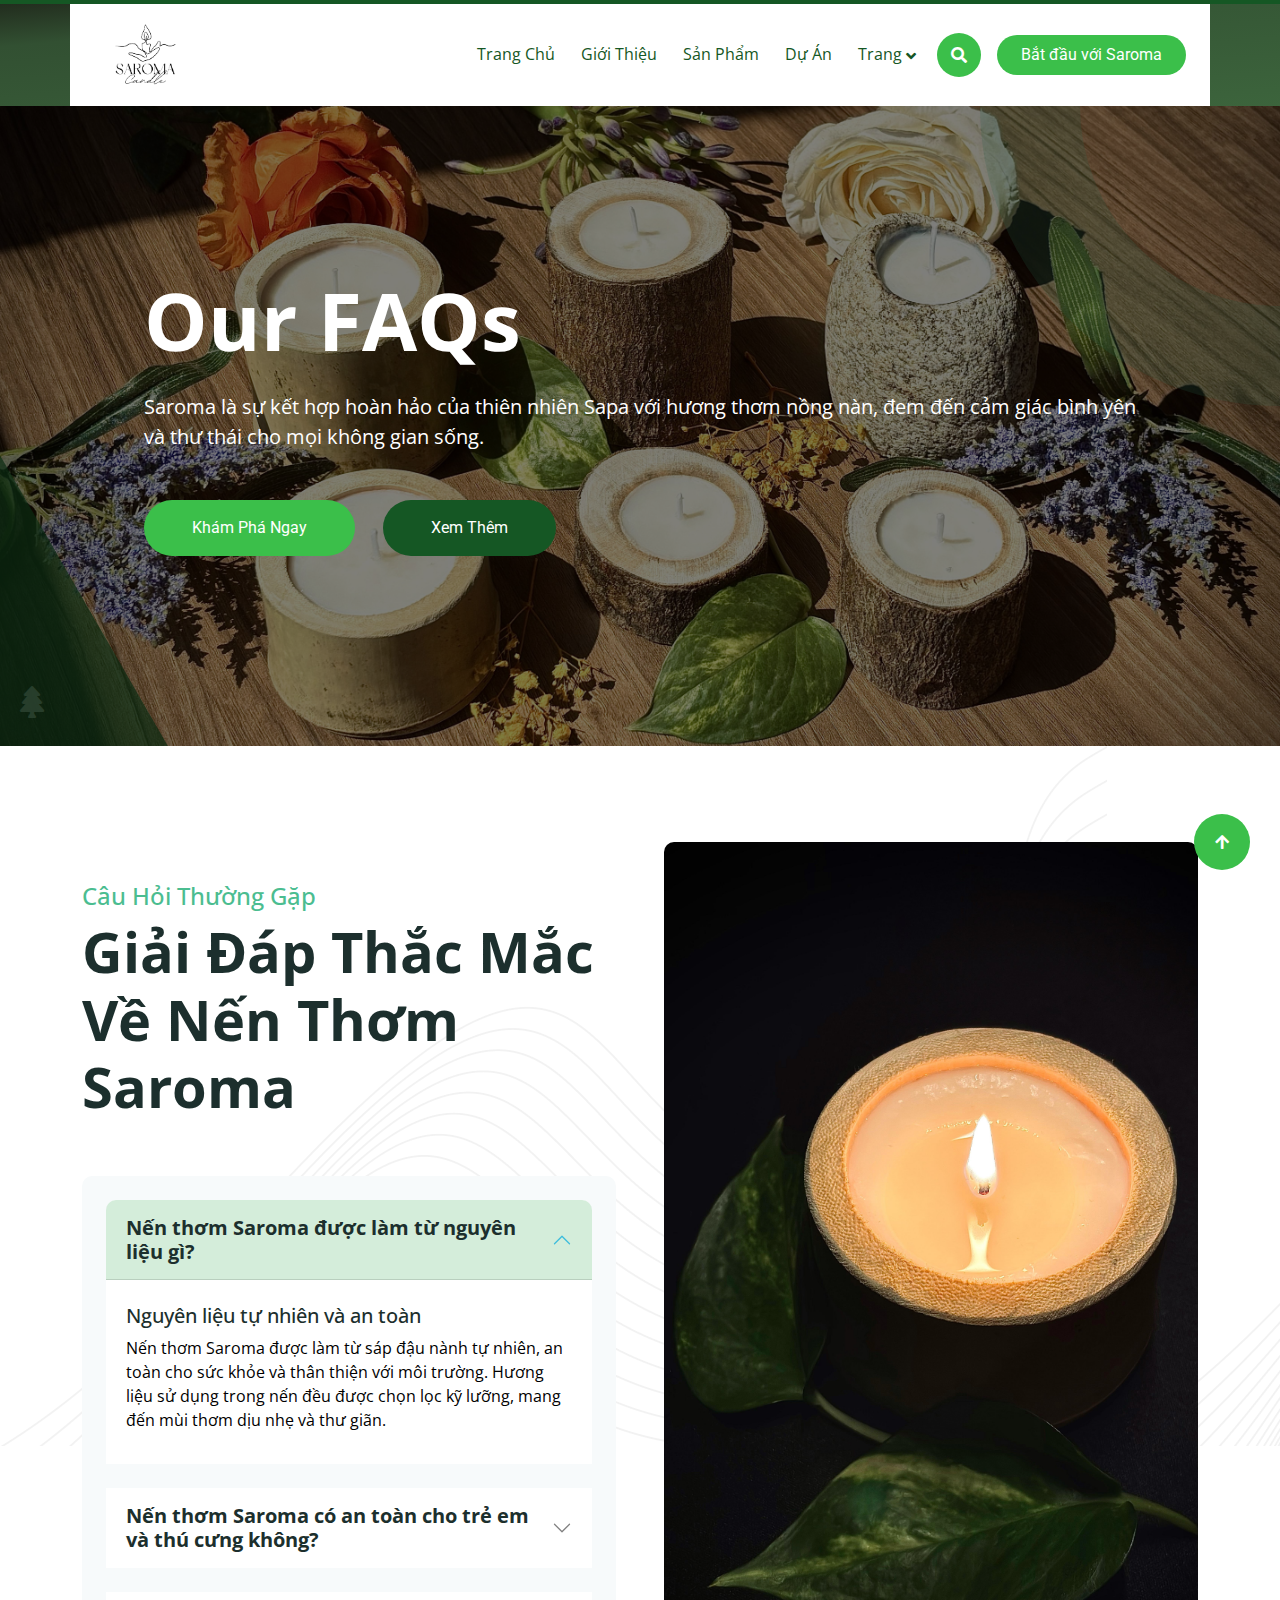
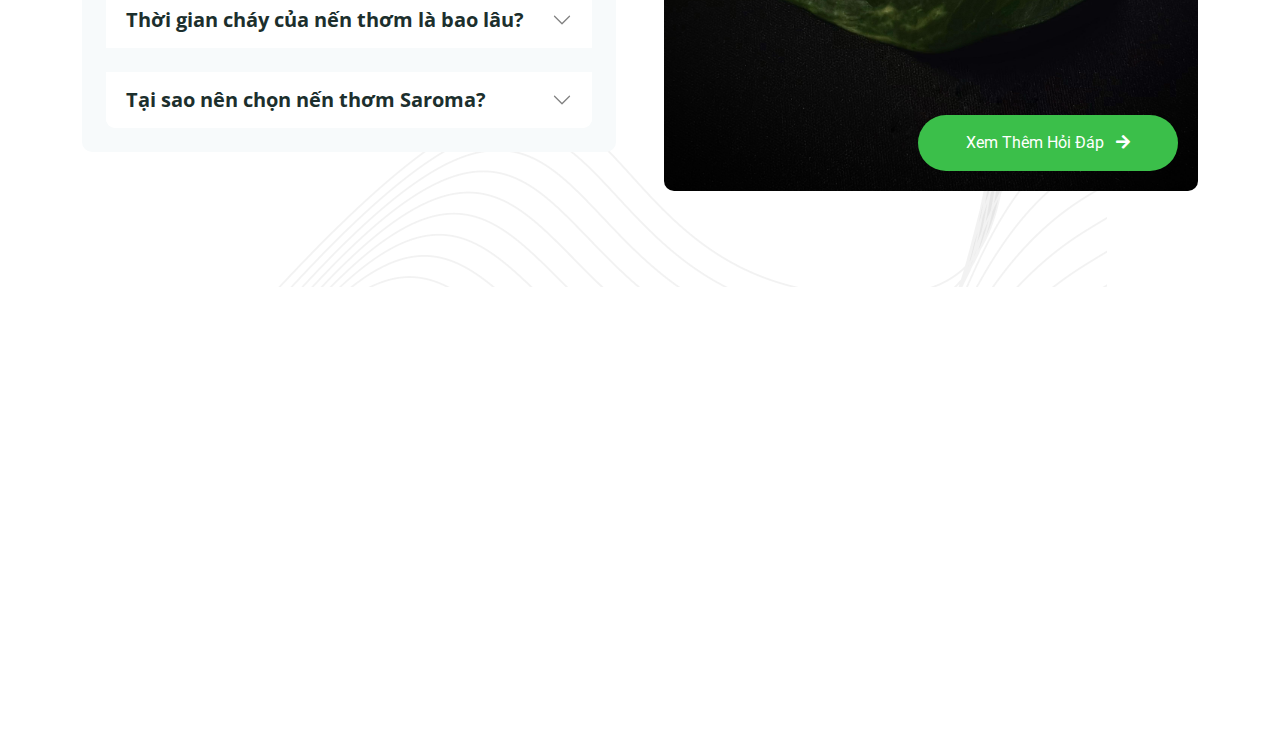
<file: faqs.html>
<!DOCTYPE html>
<html lang="en">
  <head>
    <meta charset="utf-8" />
    <meta
      name="google-site-verification"
      content="pEKUusdpRfP10DaSGY-_omk7e7yadzaaDk5ZUyciRNM"
    />
    <title>Saroma - Nến Thơm</title>
    <meta content="width=device-width, initial-scale=1.0" name="viewport" />
    <meta content="" name="keywords" />
    <meta content="" name="description" />

    <!-- Google Web Fonts -->
    <link rel="icon" href="img/logo.png" type="image/png" />
    <link rel="preconnect" href="https://fonts.googleapis.com" />
    <link rel="preconnect" href="https://fonts.gstatic.com" crossorigin />
    <link
      href="https://fonts.googleapis.com/css2?family=Parisienne&family=Allura&family=Lobster+Two&display=swap"
      rel="stylesheet"
    />
    <link
      href="https://fonts.googleapis.com/css2?family=Dancing+Script:wght@400;700&family=Great+Vibes&display=swap"
      rel="stylesheet"
    />
    <link
      href="https://fonts.googleapis.com/css2?family=Open+Sans:wght@400;500;600;700&family=Roboto:wght@400;500;700&display=swap"
      rel="stylesheet"
    />

    <!-- Icon Font Stylesheet -->
    <link
      rel="stylesheet"
      href="https://use.fontawesome.com/releases/v5.15.4/css/all.css"
    />
    <link
      href="https://cdn.jsdelivr.net/npm/bootstrap-icons@1.4.1/font/bootstrap-icons.css"
      rel="stylesheet"
    />

    <!-- Libraries Stylesheet -->
    <link
      rel="stylesheet"
      href="https://cdnjs.cloudflare.com/ajax/libs/animate.css/4.1.1/animate.min.css"
    />
    <link href="lib/animate/animate.min.css" rel="stylesheet" />
    <link href="lib/owlcarousel/assets/owl.carousel.min.css" rel="stylesheet" />
    <link href="lib/lightbox/css/lightbox.min.css" rel="stylesheet" />

    <!-- Customized Bootstrap Stylesheet -->
    <link href="css/bootstrap.min.css" rel="stylesheet" />

    <!-- Template Stylesheet -->
    <link href="css/style.css" rel="stylesheet" />
  </head>

  <body>
    <!-- Spinner Start -->
    <div
      id="spinner"
      class="show bg-white position-fixed translate-middle w-100 vh-100 top-50 start-50 d-flex align-items-center justify-content-center"
    >
      <div
        class="spinner-border text-primary"
        style="width: 3rem; height: 3rem"
        role="status"
      >
        <span class="sr-only">Loading...</span>
      </div>
    </div>
    <!-- Spinner End -->

    <!-- Topbar Start -->
    <div class="container-fluid topbar px-0 d-none d-lg-block">
      <div class="container px-0"></div>
    </div>
    <!-- Topbar End -->

    <!-- Navbar & Hero Start -->
    <div class="container-fluid sticky-top px-0">
      <div
        class="position-absolute bg-dark"
        style="left: 0; top: 0; width: 100%; height: 100%"
      ></div>
      <div class="container px-0">
        <nav class="navbar navbar-expand-lg navbar-dark bg-white py-3 px-4">
          <a href="index.html" class="navbar-brand p-0">
            <img
              src="img/logo.png"
              alt="Saroma"
              class="img-fluid"
              style="height: 70px; margin-left: 20px"
            />
            <!-- Tăng giá trị theo nhu cầu -->
          </a>
          <button
            class="navbar-toggler"
            type="button"
            data-bs-toggle="collapse"
            data-bs-target="#navbarCollapse"
          >
            <span class="fa fa-bars"></span>
          </button>
          <div class="collapse navbar-collapse" id="navbarCollapse">
            <div class="navbar-nav ms-auto py-0">
              <a href="index.html" class="nav-item nav-link">Trang Chủ</a>
              <a href="about.html" class="nav-item nav-link">Giới Thiệu</a>
              <a href="service.html" class="nav-item nav-link">Sản Phẩm</a>
              <a href="project.html" class="nav-item nav-link">Dự Án</a>
              <div class="nav-item dropdown">
                <a
                  href="#"
                  class="nav-link dropdown-toggle"
                  data-bs-toggle="dropdown"
                  >Trang</a
                >
                <div class="dropdown-menu m-0">
                  <a href="blog.html" class="dropdown-item"
                    >Blog Của Chúng Tôi</a
                  >
                  <a href="faqs.html" class="dropdown-item active">FAQs</a>
                </div>
              </div>
            </div>
            <div class="d-flex align-items-center flex-nowrap pt-xl-0">
              <button
                class="btn btn-primary btn-md-square mx-2"
                data-bs-toggle="modal"
                data-bs-target="#searchModal"
              >
                <i class="fas fa-search"></i>
              </button>
              <a
                href="#"
                class="btn btn-primary rounded-pill text-white py-2 px-4 ms-2 flex-wrap flex-sm-shrink-0"
              >
                Bắt đầu với Saroma
              </a>
            </div>
          </div>
        </nav>
      </div>
    </div>
    <!-- Navbar & Hero End -->

    <!-- Modal Search Start -->
    <div
      class="modal fade"
      id="searchModal"
      tabindex="-1"
      aria-labelledby="exampleModalLabel"
      aria-hidden="true"
    >
      <div class="modal-dialog modal-fullscreen">
        <div class="modal-content rounded-0">
          <div class="modal-header">
            <h4 class="modal-title mb-0" id="exampleModalLabel">
              Search by keyword
            </h4>
            <button
              type="button"
              class="btn-close"
              data-bs-dismiss="modal"
              aria-label="Close"
            ></button>
          </div>
          <div class="modal-body d-flex align-items-center">
            <div class="input-group w-75 mx-auto d-flex">
              <input
                type="search"
                class="form-control p-3"
                placeholder="keywords"
                aria-describedby="search-icon-1"
              />
              <span id="search-icon-1" class="input-group-text p-3"
                ><i class="fa fa-search"></i
              ></span>
            </div>
          </div>
        </div>
      </div>
    </div>
    <!-- Modal Search End -->

    <!-- Carousel Start -->
    <div class="header-carousel owl-carousel">
      <div class="header-carousel-item">
        <div
          class="header-carousel-item-img-1"
          style="
            position: relative;
            padding-top: 50%;
            height: 500px;
            overflow: hidden;
          "
        >
          <img
            src="img/carousel-1.jpg"
            class="img-fluid w-100"
            alt="Saroma - Hương thơm thiên nhiên"
            style="
              position: absolute;
              top: 0;
              left: 0;
              width: 100%;
              height: 100%;
              object-fit: cover;
            "
          />
          <div class="nature-icon">
            <i class="fas fa-tree"></i>
            <!-- Example nature icon -->
          </div>
        </div>
        <div class="carousel-caption">
          <div class="carousel-caption-inner text-start p-3">
            <h1
              class="display-1 text-capitalize text-white mb-4 fadeInUp animate__animated"
              data-animation="fadeInUp"
              data-delay="1.3s"
              style="animation-delay: 1.3s"
            >
              Our FAQs
            </h1>
            <p
              class="mb-5 fs-5 fadeInUp animate__animated"
              data-animation="fadeInUp"
              data-delay="1.5s"
              style="animation-delay: 1.5s"
            >
              Saroma là sự kết hợp hoàn hảo của thiên nhiên Sapa với hương thơm
              nồng nàn, đem đến cảm giác bình yên và thư thái cho mọi không gian
              sống.
            </p>
            <a
              class="btn btn-primary rounded-pill py-3 px-5 mb-4 me-4 fadeInUp animate__animated"
              data-animation="fadeInUp"
              data-delay="1.5s"
              style="animation-delay: 1.7s"
              href="#"
              >Khám Phá Ngay</a
            >
            <a
              class="btn btn-dark rounded-pill py-3 px-5 mb-4 fadeInUp animate__animated"
              data-animation="fadeInUp"
              data-delay="1.5s"
              style="animation-delay: 1.7s"
              href="#"
              >Xem Thêm</a
            >
          </div>
        </div>
      </div>

      <div class="header-carousel-item">
        <div
          class="header-carousel-item-img-2"
          style="
            position: relative;
            padding-top: 50%;
            height: 500px;
            overflow: hidden;
          "
        >
          <img
            src="img/carousel-3.jpg"
            class="img-fluid w-100"
            alt="Saroma - Cảm hứng Sapa"
            style="
              position: absolute;
              top: 0;
              left: 0;
              width: 100%;
              height: 100%;
              object-fit: cover;
            "
          />
          <div class="nature-icon">
            <i class="fas fa-leaf"></i>
            <!-- Example nature icon -->
          </div>
        </div>
        <div class="carousel-caption">
          <div class="carousel-caption-inner text-center p-3">
            <h1 class="display-1 text-capitalize text-white mb-4">Our FAQs</h1>
            <p class="mb-5 fs-5">
              Mỗi nến thơm Saroma là một câu chuyện về đất trời Sapa, từ ruộng
              bậc thang đến hương hoa đào. Thắp lên là cảm nhận trọn vẹn văn hóa
              Việt.
            </p>
            <a class="btn btn-primary rounded-pill py-3 px-5 mb-4 me-4" href="#"
              >Khám Phá Ngay</a
            >
            <a class="btn btn-dark rounded-pill py-3 px-5 mb-4" href="#"
              >Xem Thêm</a
            >
          </div>
        </div>
      </div>

      <div class="header-carousel-item">
        <div
          class="header-carousel-item-img-3"
          style="
            position: relative;
            padding-top: 50%;
            height: 500px;
            overflow: hidden;
          "
        >
          <img
            src="img/carousel-1.jpg"
            class="img-fluid w-100"
            alt="Saroma - Hương thơm Việt Nam"
            style="
              position: absolute;
              top: 0;
              left: 0;
              width: 100%;
              height: 100%;
              object-fit: cover;
            "
          />
          <div class="nature-icon">
            <i class="fas fa-seedling"></i>
            <!-- Example nature icon -->
          </div>
        </div>
        <div class="carousel-caption">
          <div class="carousel-caption-inner text-end p-3">
            <h1 class="display-1 text-capitalize text-white mb-4">Our FAQs</h1>
            <p class="mb-5 fs-5">
              Không chỉ là hương thơm, Saroma là niềm tự hào Việt, đưa bạn vào
              hành trình trải nghiệm văn hóa và vẻ đẹp của Sapa.
            </p>
            <a class="btn btn-primary rounded-pill py-3 px-5 mb-4 me-4" href="#"
              >Khám Phá Ngay</a
            >
            <a class="btn btn-dark rounded-pill py-3 px-5 mb-4" href="#"
              >Xem Thêm</a
            >
          </div>
        </div>
      </div>
    </div>
    <!-- Carousel End -->

    <!-- FAQ Start -->
    <div class="container-fluid faq py-5">
      <div class="container py-5">
        <div class="row g-5 align-items-center">
          <div class="col-lg-6 wow fadeInLeft" data-wow-delay="0.1s">
            <div class="pb-5">
              <h4 class="text-primary">Câu Hỏi Thường Gặp</h4>
              <h1 class="display-4">Giải Đáp Thắc Mắc Về Nến Thơm Saroma</h1>
            </div>
            <div class="accordion bg-light rounded p-4" id="accordionExample">
              <div class="accordion-item border-0 mb-4">
                <h2 class="accordion-header" id="headingOne">
                  <button
                    class="accordion-button text-dark fs-5 fw-bold rounded-top"
                    type="button"
                    data-bs-toggle="collapse"
                    data-bs-target="#collapseOne"
                    aria-expanded="true"
                    aria-controls="collapseOne"
                  >
                    Nến thơm Saroma được làm từ nguyên liệu gì?
                  </button>
                </h2>
                <div
                  id="collapseOne"
                  class="accordion-collapse collapse show"
                  aria-labelledby="headingOne"
                  data-bs-parent="#accordionExample"
                >
                  <div class="accordion-body my-2">
                    <h5>Nguyên liệu tự nhiên và an toàn</h5>
                    <p style="color: black">
                      Nến thơm Saroma được làm từ sáp đậu nành tự nhiên, an toàn
                      cho sức khỏe và thân thiện với môi trường. Hương liệu sử
                      dụng trong nến đều được chọn lọc kỹ lưỡng, mang đến mùi
                      thơm dịu nhẹ và thư giãn.
                    </p>
                  </div>
                </div>
              </div>
              <div class="accordion-item border-0 mb-4">
                <h2 class="accordion-header" id="headingTwo">
                  <button
                    class="accordion-button collapsed text-dark fs-5 fw-bold rounded-top"
                    type="button"
                    data-bs-toggle="collapse"
                    data-bs-target="#collapseTwo"
                    aria-expanded="false"
                    aria-controls="collapseTwo"
                  >
                    Nến thơm Saroma có an toàn cho trẻ em và thú cưng không?
                  </button>
                </h2>
                <div
                  id="collapseTwo"
                  class="accordion-collapse collapse"
                  aria-labelledby="headingTwo"
                  data-bs-parent="#accordionExample"
                >
                  <div class="accordion-body my-2">
                    <h5>An toàn và không gây kích ứng</h5>
                    <p style="color: black">
                      Sản phẩm nến thơm Saroma không chứa hóa chất độc hại,
                      không tạo khói đen khi đốt, đảm bảo an toàn cho trẻ em và
                      thú cưng khi sử dụng trong không gian gia đình.
                    </p>
                  </div>
                </div>
              </div>
              <div class="accordion-item border-0 mb-4">
                <h2 class="accordion-header" id="headingThree">
                  <button
                    class="accordion-button collapsed text-dark fs-5 fw-bold rounded-top"
                    type="button"
                    data-bs-toggle="collapse"
                    data-bs-target="#collapseThree"
                    aria-expanded="false"
                    aria-controls="collapseThree"
                  >
                    Thời gian cháy của nến thơm là bao lâu?
                  </button>
                </h2>
                <div
                  id="collapseThree"
                  class="accordion-collapse collapse"
                  aria-labelledby="headingThree"
                  data-bs-parent="#accordionExample"
                >
                  <div class="accordion-body my-2">
                    <h5>Thời gian cháy lâu dài</h5>
                    <p style="color: black">
                      Mỗi sản phẩm nến thơm Saroma được thiết kế để cháy trong
                      khoảng từ 25 đến 50 giờ, tùy thuộc vào kích thước của nến
                      và cách sử dụng của khách hàng.
                    </p>
                  </div>
                </div>
              </div>
              <div class="accordion-item border-0 mb-0">
                <h2 class="accordion-header" id="headingFour">
                  <button
                    class="accordion-button collapsed text-dark fs-5 fw-bold rounded-top"
                    type="button"
                    data-bs-toggle="collapse"
                    data-bs-target="#collapseFour"
                    aria-expanded="false"
                    aria-controls="collapseFour"
                  >
                    Tại sao nên chọn nến thơm Saroma?
                  </button>
                </h2>
                <div
                  id="collapseFour"
                  class="accordion-collapse collapse"
                  aria-labelledby="headingFour"
                  data-bs-parent="#accordionExample"
                >
                  <div class="accordion-body my-2">
                    <h5>Chất lượng và đẳng cấp</h5>
                    <p style="color: black">
                      Saroma không chỉ mang đến hương thơm tinh tế, mà còn tạo
                      nên không gian ấm cúng và thư giãn cho ngôi nhà của bạn.
                      Sản phẩm còn là món quà ý nghĩa dành tặng người thân yêu.
                    </p>
                  </div>
                </div>
              </div>
            </div>
          </div>
          <div class="col-lg-6 wow fadeInRight" data-wow-delay="0.3s">
            <div class="faq-img RotateMoveRight rounded">
              <img
                src="img/faq-img.jpg"
                class="img-fluid rounded w-100"
                alt="Nến thơm Saroma"
              />
              <a
                class="faq-btn btn btn-primary rounded-pill text-white py-3 px-5"
                href="#"
                >Xem Thêm Hỏi Đáp <i class="fas fa-arrow-right ms-2"></i
              ></a>
            </div>
          </div>
        </div>
      </div>
    </div>
    <!-- FAQ End -->

    <!-- Footer Start -->
    <div class="container-fluid footer py-5 wow fadeIn" data-wow-delay="0.2s">
      <div class="container py-5">
        <div class="row g-5">
          <div class="col-md-6 col-lg-6 col-xl-3">
            <div class="footer-item d-flex flex-column">
              <div class="footer-item">
                <h4 class="text-white mb-4">Saroma</h4>
                <p class="mb-3">
                  Nến thơm sử dụng vật liệu thiên nhiên, cải thiện sự tập trung,
                  hỗ trợ giấc ngủ, và nâng cao sức khỏe tinh thần.
                </p>
                <div class="position-relative mx-auto rounded-pill">
                  <input
                    class="form-control rounded-pill w-100 py-3 ps-4 pe-5"
                    type="text"
                    placeholder="Nhập email của bạn"
                  />
                  <button
                    type="button"
                    class="btn btn-primary rounded-pill position-absolute top-0 end-0 py-2 mt-2 me-2"
                  >
                    Đăng Ký
                  </button>
                </div>
              </div>
            </div>
          </div>
          <div class="col-md-6 col-lg-6 col-xl-3">
            <div class="footer-item d-flex flex-column">
              <h4 class="text-white mb-4">Khám Phá</h4>
              <a href="index.html"
                ><i class="fas fa-angle-right me-2"></i> Trang Chủ</a
              >
              <a href="service.html"
                ><i class="fas fa-angle-right me-2"></i> Sản Phẩm</a
              >
              <a href="project.html"
                ><i class="fas fa-angle-right me-2"></i> Dự Án Mới Nhất</a
              >
            </div>
          </div>
          <div class="col-md-6 col-lg-6 col-xl-3">
            <div class="footer-item d-flex flex-column">
              <h4 class="text-white mb-4">Thông Tin Liên Lạc</h4>
              <a href=""
                ><i class="fa fa-map-marker-alt me-2"></i> Km29 Đại lộ Thăng
                Long, Thạch Hoà, Thạch Thất, Hà Nội</a
              >
              <a href=""
                ><i class="fas fa-envelope me-2"></i> saroma.candle@gmail.com</a
              >
              <i><i class="fas fa-phone me-2"></i> +358 8 83198 </i>
              <div class="d-flex align-items-center">
                <a
                  class="btn btn-light btn-md-square me-2"
                  href="https://www.facebook.com/profile.php?id=61572096927937"
                  target="_blank"
                  ><i class="fab fa-facebook-f"></i
                ></a>
                <a
                  class="btn btn-light btn-md-square me-2"
                  href="https://www.instagram.com/saroma_candle/"
                  target="_blank"
                  ><i class="fab fa-instagram"></i
                ></a>
              </div>
            </div>
          </div>
          <div class="col-md-6 col-lg-6 col-xl-3">
            <div class="footer-item-post d-flex flex-column">
              <div class="footer-btn text-start">
                <a href="#" class="btn btn-light rounded-pill px-4"
                  >Xem Tất Cả Bài Viết <i class="fa fa-arrow-right ms-1"></i
                ></a>
              </div>
            </div>
          </div>
        </div>
      </div>
    </div>
    <!-- Footer End -->

    <!-- Back to Top -->
    <a href="#" class="btn btn-primary btn-lg-square back-to-top"
      ><i class="fa fa-arrow-up"></i
    ></a>

    <!-- JavaScript Libraries -->
    <script src="https://ajax.googleapis.com/ajax/libs/jquery/3.6.4/jquery.min.js"></script>
    <script src="https://cdn.jsdelivr.net/npm/bootstrap@5.0.0/dist/js/bootstrap.bundle.min.js"></script>
    <script src="lib/wow/wow.min.js"></script>
    <script src="lib/easing/easing.min.js"></script>
    <script src="lib/waypoints/waypoints.min.js"></script>
    <script src="lib/counterup/counterup.min.js"></script>
    <script src="lib/owlcarousel/owl.carousel.min.js"></script>
    <script src="lib/lightbox/js/lightbox.min.js"></script>

    <!-- Template Javascript -->
    <script src="js/main.js"></script>
  </body>
</html>
</file>
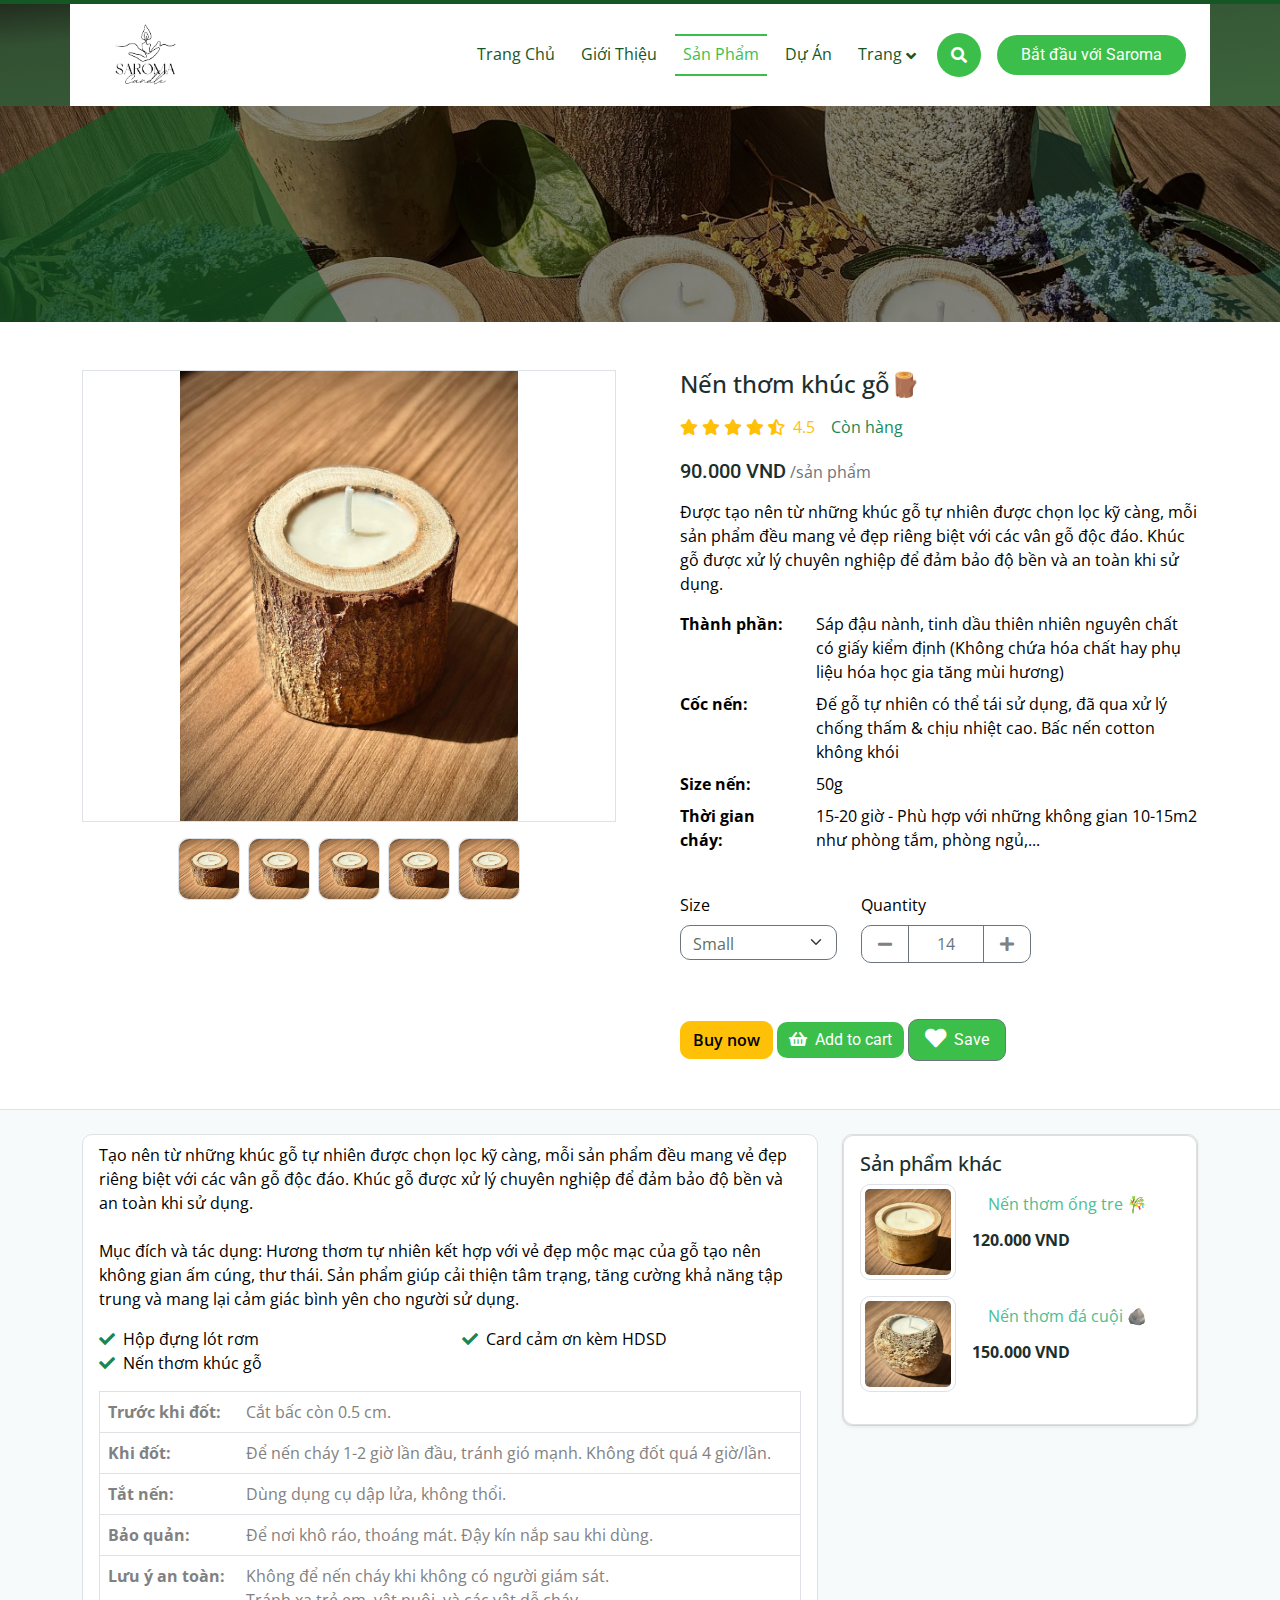
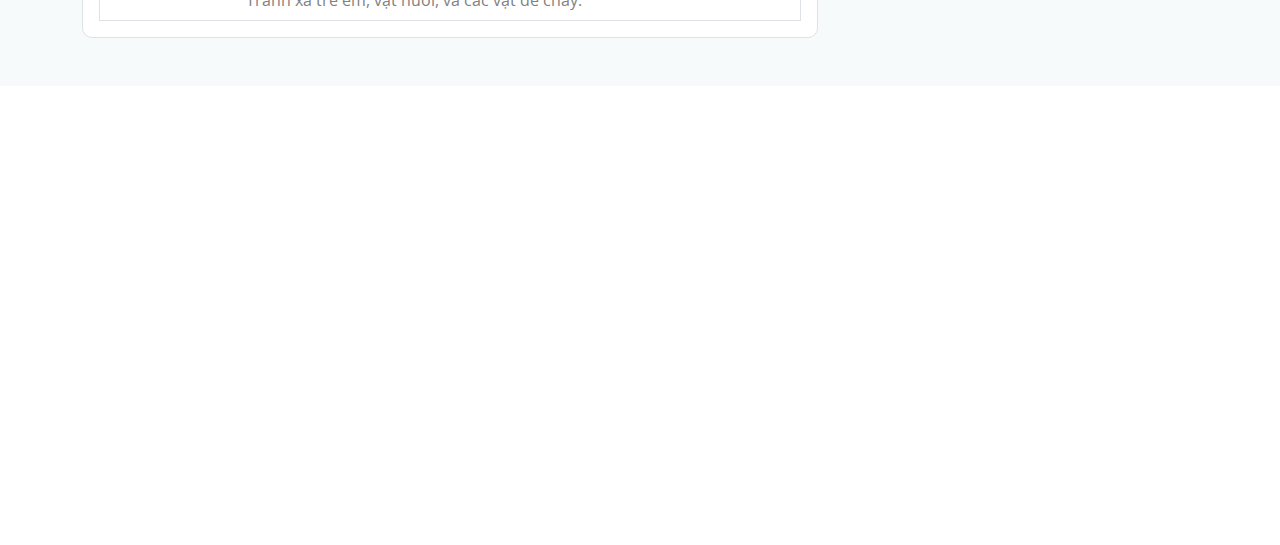
<file: go_detail.html>
<!DOCTYPE html>
<html lang="en">
  <head>
    <meta charset="utf-8" />
    <meta
      name="google-site-verification"
      content="pEKUusdpRfP10DaSGY-_omk7e7yadzaaDk5ZUyciRNM"
    />
    <title>Saroma - Nến Thơm</title>
    <meta content="width=device-width, initial-scale=1.0" name="viewport" />
    <meta content="" name="keywords" />
    <meta content="" name="description" />

    <!-- Google Web Fonts -->
    <link rel="icon" href="img/logo.png" type="image/png" />
    <link rel="preconnect" href="https://fonts.googleapis.com" />
    <link rel="preconnect" href="https://fonts.gstatic.com" crossorigin />
    <link
      href="https://fonts.googleapis.com/css2?family=Parisienne&family=Allura&family=Lobster+Two&display=swap"
      rel="stylesheet"
    />
    <link
      href="https://fonts.googleapis.com/css2?family=Dancing+Script:wght@400;700&family=Great+Vibes&display=swap"
      rel="stylesheet"
    />
    <link
      href="https://fonts.googleapis.com/css2?family=Open+Sans:wght@400;500;600;700&family=Roboto:wght@400;500;700&display=swap"
      rel="stylesheet"
    />

    <!-- Icon Font Stylesheet -->
    <link
      rel="stylesheet"
      href="https://use.fontawesome.com/releases/v5.15.4/css/all.css"
    />
    <link
      href="https://cdn.jsdelivr.net/npm/bootstrap-icons@1.4.1/font/bootstrap-icons.css"
      rel="stylesheet"
    />

    <!-- Libraries Stylesheet -->
    <link
      rel="stylesheet"
      href="https://cdnjs.cloudflare.com/ajax/libs/animate.css/4.1.1/animate.min.css"
    />
    <link href="lib/animate/animate.min.css" rel="stylesheet" />
    <link href="lib/owlcarousel/assets/owl.carousel.min.css" rel="stylesheet" />
    <link href="lib/lightbox/css/lightbox.min.css" rel="stylesheet" />

    <!-- Customized Bootstrap Stylesheet -->
    <link href="css/bootstrap.min.css" rel="stylesheet" />

    <!-- Template Stylesheet -->
    <link href="css/style.css" rel="stylesheet" />
  </head>

  <body>
    <!-- Spinner Start -->
    <div
      id="spinner"
      class="show bg-white position-fixed translate-middle w-100 vh-100 top-50 start-50 d-flex align-items-center justify-content-center"
    >
      <div
        class="spinner-border text-primary"
        style="width: 3rem; height: 3rem"
        role="status"
      >
        <span class="sr-only">Loading...</span>
      </div>
    </div>
    <!-- Spinner End -->

    <!-- Topbar Start -->
    <div class="container-fluid topbar px-0 d-none d-lg-block">
      <div class="container px-0"></div>
    </div>
    <!-- Topbar End -->

    <!-- Navbar & Hero Start -->
    <div class="container-fluid sticky-top px-0">
      <div
        class="position-absolute bg-dark"
        style="left: 0; top: 0; width: 100%; height: 100%"
      ></div>
      <div class="container px-0">
        <nav class="navbar navbar-expand-lg navbar-dark bg-white py-3 px-4">
          <a href="index.html" class="navbar-brand p-0">
            <img
              src="img/logo.png"
              alt="Saroma"
              class="img-fluid"
              style="height: 70px; margin-left: 20px"
            />
            <!-- Tăng giá trị theo nhu cầu -->
          </a>
          <button
            class="navbar-toggler"
            type="button"
            data-bs-toggle="collapse"
            data-bs-target="#navbarCollapse"
          >
            <span class="fa fa-bars"></span>
          </button>
          <div class="collapse navbar-collapse" id="navbarCollapse">
            <div class="navbar-nav ms-auto py-0">
              <a href="index.html" class="nav-item nav-link" style="color: #000"
                >Trang Chủ</a
              >
              <a href="about.html" class="nav-item nav-link">Giới Thiệu</a>
              <a href="service.html" class="nav-item nav-link active"
                >Sản Phẩm</a
              >
              <a href="project.html" class="nav-item nav-link">Dự Án</a>
              <div class="nav-item dropdown">
                <a
                  href="#"
                  class="nav-link dropdown-toggle"
                  data-bs-toggle="dropdown"
                  >Trang</a
                >
                <div class="dropdown-menu m-0">
                  <a href="blog.html" class="dropdown-item"
                    >Blog Của Chúng Tôi</a
                  >
                  <a href="faqs.html" class="dropdown-item">FAQs</a>
                </div>
              </div>
            </div>
            <div class="d-flex align-items-center flex-nowrap pt-xl-0">
              <button
                class="btn btn-primary btn-md-square mx-2"
                data-bs-toggle="modal"
                data-bs-target="#searchModal"
              >
                <i class="fas fa-search"></i>
              </button>
              <a
                href="#"
                class="btn btn-primary rounded-pill text-white py-2 px-4 ms-2 flex-wrap flex-sm-shrink-0"
              >
                Bắt đầu với Saroma
              </a>
            </div>
          </div>
        </nav>
      </div>
    </div>
    <!-- Navbar & Hero End -->

    <!-- Modal Search Start -->
    <div
      class="modal fade"
      id="searchModal"
      tabindex="-1"
      aria-labelledby="exampleModalLabel"
      aria-hidden="true"
    >
      <div class="modal-dialog modal-fullscreen">
        <div class="modal-content rounded-0">
          <div class="modal-header">
            <h4 class="modal-title mb-0" id="exampleModalLabel">
              Search by keyword
            </h4>
            <button
              type="button"
              class="btn-close"
              data-bs-dismiss="modal"
              aria-label="Close"
            ></button>
          </div>
          <div class="modal-body d-flex align-items-center">
            <div class="input-group w-75 mx-auto d-flex">
              <input
                type="search"
                class="form-control p-3"
                placeholder="keywords"
                aria-describedby="search-icon-1"
              />
              <span id="search-icon-1" class="input-group-text p-3"
                ><i class="fa fa-search"></i
              ></span>
            </div>
          </div>
        </div>
      </div>
    </div>
    <!-- Modal Search End -->

    <!-- Header Start -->
    <div class="container-fluid bg-breadcrumb">
      <div class="bg-breadcrumb-single"></div>
      <div class="container text-center py-5" style="max-width: 900px"></div>
    </div>
    <!-- Header End -->

    <!-- detail Start -->
    <section class="py-5">
      <div class="container">
        <div class="row gx-5">
          <aside class="col-lg-6">
            <div class="border rounded-4 mb-3 d-flex justify-content-center">
              <a
                data-fslightbox="mygalley"
                class="rounded-4"
                target="_blank"
                data-type="image"
                href="img/service-3.jpg"
              >
                <img
                  style="max-width: 100%; max-height: 50vh; margin: auto"
                  class="rounded-4 fit"
                  src="img/service-3.jpg"
                />
              </a>
            </div>
            <div class="d-flex justify-content-center mb-3">
              <a
                data-fslightbox="mygalley"
                class="border mx-1 rounded-2"
                target="_blank"
                data-type="image"
                href="img/service-3.jpg"
                class="item-thumb"
              >
                <img
                  width="60"
                  height="60"
                  class="rounded-2"
                  src="img/service-3.jpg"
                />
              </a>
              <a
                data-fslightbox="mygalley"
                class="border mx-1 rounded-2"
                target="_blank"
                data-type="image"
                href="img/service-3.jpg"
                class="item-thumb"
              >
                <img
                  width="60"
                  height="60"
                  class="rounded-2"
                  src="img/service-3.jpg"
                />
              </a>
              <a
                data-fslightbox="mygalley"
                class="border mx-1 rounded-2"
                target="_blank"
                data-type="image"
                href="img/service-3.jpg"
                class="item-thumb"
              >
                <img
                  width="60"
                  height="60"
                  class="rounded-2"
                  src="img/service-3.jpg"
                />
              </a>
              <a
                data-fslightbox="mygalley"
                class="border mx-1 rounded-2"
                target="_blank"
                data-type="image"
                href="img/service-3.jpg"
                class="item-thumb"
              >
                <img
                  width="60"
                  height="60"
                  class="rounded-2"
                  src="img/service-3.jpg"
                />
              </a>
              <a
                data-fslightbox="mygalley"
                class="border mx-1 rounded-2"
                target="_blank"
                data-type="image"
                href="img/service-3.jpg"
                class="item-thumb"
              >
                <img
                  width="60"
                  height="60"
                  class="rounded-2"
                  src="img/service-3.jpg"
                />
              </a>
            </div>
            <!-- thumbs-wrap.// -->
            <!-- gallery-wrap .end// -->
          </aside>
          <main class="col-lg-6">
            <div class="ps-lg-3">
              <h4 class="title text-dark">Nến thơm khúc gỗ🪵</h4>
              <div class="d-flex flex-row my-3">
                <div class="text-warning mb-1 me-2">
                  <i class="fa fa-star"></i>
                  <i class="fa fa-star"></i>
                  <i class="fa fa-star"></i>
                  <i class="fa fa-star"></i>
                  <i class="fas fa-star-half-alt"></i>
                  <span class="ms-1"> 4.5 </span>
                </div>
                <span class="text-success ms-2">Còn hàng</span>
              </div>

              <div class="mb-3">
                <span class="h5">90.000 VND</span>
                <span class="text-muted">/sản phẩm</span>
              </div>

              <p class="text_detail">
                Được tạo nên từ những khúc gỗ tự nhiên được chọn lọc kỹ càng,
                mỗi sản phẩm đều mang vẻ đẹp riêng biệt với các vân gỗ độc đáo.
                Khúc gỗ được xử lý chuyên nghiệp để đảm bảo độ bền và an toàn
                khi sử dụng.
              </p>

              <div class="row">
                <dt class="col-3 text_detail">Thành phần:</dt>
                <dd class="col-9 text_detail">
                  Sáp đậu nành, tinh dầu thiên nhiên nguyên chất có giấy kiểm
                  định (Không chứa hóa chất hay phụ liệu hóa học gia tăng mùi
                  hương)
                </dd>

                <dt class="col-3 text_detail">Cốc nến:</dt>
                <dd class="col-9 text_detail">
                  Đế gỗ tự nhiên có thể tái sử dụng, đã qua xử lý chống thấm &
                  chịu nhiệt cao. Bấc nến cotton không khói
                </dd>

                <dt class="col-3 text_detail">Size nến:</dt>
                <dd class="col-9 text_detail">50g</dd>

                <dt class="col-3 text_detail">Thời gian cháy:</dt>
                <dd class="col-9 text_detail">
                  15-20 giờ - Phù hợp với những không gian 10-15m2 như phòng
                  tắm, phòng ngủ,...
                </dd>
              </div>

              <hr />

              <div class="row mb-4">
                <div class="col-md-4 col-6">
                  <label class="mb-2 text_detail">Size</label>
                  <select
                    class="form-select border border-secondary"
                    style="height: 35px"
                  >
                    <option>Small</option>
                    <option>Medium</option>
                    <option>Large</option>
                  </select>
                </div>
                <!-- col.// -->
                <div class="col-md-4 col-6 mb-3">
                  <label class="mb-2 d-block text_detail">Quantity</label>
                  <div class="input-group mb-3" style="width: 170px">
                    <button
                      class="btn btn-white border border-secondary px-3"
                      type="button"
                      id="button-addon1"
                      data-mdb-ripple-color="dark"
                    >
                      <i class="fas fa-minus"></i>
                    </button>
                    <input
                      type="text"
                      class="form-control text-center border border-secondary"
                      placeholder="14"
                      aria-label="Example text with button addon"
                      aria-describedby="button-addon1"
                    />
                    <button
                      class="btn btn-white border border-secondary px-3"
                      type="button"
                      id="button-addon2"
                      data-mdb-ripple-color="dark"
                    >
                      <i class="fas fa-plus"></i>
                    </button>
                  </div>
                </div>
              </div>
              <a href="#" class="btn btn-warning shadow-0"> Buy now </a>
              <a href="#" class="btn btn-primary shadow-0">
                <i class="me-1 fa fa-shopping-basket"></i> Add to cart
              </a>
              <a
                href="#"
                class="btn btn-light border border-secondary py-2 icon-hover px-3"
              >
                <i class="me-1 fa fa-heart fa-lg"></i> Save
              </a>
            </div>
          </main>
        </div>
      </div>
    </section>
    <!-- content -->

    <section class="bg-light border-top py-4">
      <div class="container">
        <div class="row gx-4">
          <div class="col-lg-8 mb-4">
            <div class="border rounded-2 px-3 py-2 bg-white">
              <!-- Pills content -->
              <div class="tab-content" id="ex1-content">
                <div
                  class="tab-pane fade show active"
                  id="ex1-pills-1"
                  role="tabpanel"
                  aria-labelledby="ex1-tab-1"
                >
                  <p class="text_detail">
                    Tạo nên từ những khúc gỗ tự nhiên được chọn lọc kỹ càng, mỗi
                    sản phẩm đều mang vẻ đẹp riêng biệt với các vân gỗ độc đáo.
                    Khúc gỗ được xử lý chuyên nghiệp để đảm bảo độ bền và an
                    toàn khi sử dụng.<br />
                    <br />
                    Mục đích và tác dụng: Hương thơm tự nhiên kết hợp với vẻ đẹp
                    mộc mạc của gỗ tạo nên không gian ấm cúng, thư thái. Sản
                    phẩm giúp cải thiện tâm trạng, tăng cường khả năng tập trung
                    và mang lại cảm giác bình yên cho người sử dụng.
                  </p>
                  <div class="row mb-2">
                    <div class="col-12 col-md-6">
                      <ul class="list-unstyled mb-0">
                        <li class="text_detail">
                          <i class="fas fa-check text-success me-2"></i>Hộp đựng
                          lót rơm
                        </li>
                        <li class="text_detail">
                          <i class="fas fa-check text-success me-2"></i>Nến thơm
                          khúc gỗ
                        </li>
                      </ul>
                    </div>
                    <div class="col-12 col-md-6 mb-0">
                      <ul class="list-unstyled">
                        <li class="text_detail">
                          <i class="fas fa-check text-success me-2"></i>Card cảm
                          ơn kèm HDSD
                        </li>
                      </ul>
                    </div>
                  </div>
                  <table class="table border mt-3 mb-2">
                    <tr>
                      <th class="py-2">Trước khi đốt:</th>
                      <td class="py-2">Cắt bấc còn 0.5 cm.</td>
                    </tr>
                    <tr>
                      <th class="py-2">Khi đốt:</th>
                      <td class="py-2">
                        Để nến cháy 1-2 giờ lần đầu, tránh gió mạnh. Không đốt
                        quá 4 giờ/lần.
                      </td>
                    </tr>
                    <tr>
                      <th class="py-2">Tắt nến:</th>
                      <td class="py-2">Dùng dụng cụ dập lửa, không thổi.</td>
                    </tr>
                    <tr>
                      <th class="py-2">Bảo quản:</th>
                      <td class="py-2">
                        Để nơi khô ráo, thoáng mát. Đậy kín nắp sau khi dùng.
                      </td>
                    </tr>
                    <tr>
                      <th class="py-2">Lưu ý an toàn:</th>
                      <td class="py-2">
                        Không để nến cháy khi không có người giám sát.<br />
                        Tránh xa trẻ em, vật nuôi, và các vật dễ cháy.
                      </td>
                    </tr>
                  </table>
                </div>
                <div
                  class="tab-pane fade mb-2"
                  id="ex1-pills-2"
                  role="tabpanel"
                  aria-labelledby="ex1-tab-2"
                ></div>
                <div
                  class="tab-pane fade mb-2"
                  id="ex1-pills-3"
                  role="tabpanel"
                  aria-labelledby="ex1-tab-3"
                ></div>
                <div
                  class="tab-pane fade mb-2"
                  id="ex1-pills-4"
                  role="tabpanel"
                  aria-labelledby="ex1-tab-4"
                ></div>
              </div>
              <!-- Pills content -->
            </div>
          </div>
          <div class="col-lg-4">
            <div class="px-0 border rounded-2 shadow-0">
              <div class="card">
                <div class="card-body">
                  <h5 class="card-title">Sản phẩm khác</h5>
                  <div class="d-flex mb-3">
                    <a href="tre_detail.html" class="me-3">
                      <img
                        src="img/service-1.jpg"
                        style="min-width: 96px; height: 96px"
                        class="img-md img-thumbnail"
                      />
                    </a>
                    <div class="info">
                      <a href="tre_detail.html" class="nav-link mb-1">
                        Nến thơm ống tre 🎋
                      </a>
                      <strong class="text-dark"> 120.000 VND </strong>
                    </div>
                  </div>

                  <div class="d-flex mb-3">
                    <a href="cuoi_detail.html" class="me-3">
                      <img
                        src="img/service-2.jpg"
                        style="min-width: 96px; height: 96px"
                        class="img-md img-thumbnail"
                      />
                    </a>
                    <div class="info">
                      <a href="cuoi_detail.html" class="nav-link mb-1">
                        Nến thơm đá cuội 🪨
                      </a>
                      <strong class="text-dark"> 150.000 VND </strong>
                    </div>
                  </div>
                </div>
              </div>
            </div>
          </div>
        </div>
      </div>
    </section>
    <!-- detail End -->

    <!-- Footer Start -->
    <div class="container-fluid footer py-5 wow fadeIn" data-wow-delay="0.2s">
      <div class="container py-5">
        <div class="row g-5">
          <div class="col-md-6 col-lg-6 col-xl-3">
            <div class="footer-item d-flex flex-column">
              <div class="footer-item">
                <h4 class="text-white mb-4">Saroma</h4>
                <p class="mb-3">
                  Nến thơm sử dụng vật liệu thiên nhiên, cải thiện sự tập trung,
                  hỗ trợ giấc ngủ, và nâng cao sức khỏe tinh thần.
                </p>
                <div class="position-relative mx-auto rounded-pill">
                  <input
                    class="form-control rounded-pill w-100 py-3 ps-4 pe-5"
                    type="text"
                    placeholder="Nhập email của bạn"
                  />
                  <button
                    type="button"
                    class="btn btn-primary rounded-pill position-absolute top-0 end-0 py-2 mt-2 me-2"
                  >
                    Đăng Ký
                  </button>
                </div>
              </div>
            </div>
          </div>
          <div class="col-md-6 col-lg-6 col-xl-3">
            <div class="footer-item d-flex flex-column">
              <h4 class="text-white mb-4">Khám Phá</h4>
              <a href="index.html"
                ><i class="fas fa-angle-right me-2"></i> Trang Chủ</a
              >
              <a href="service.html"
                ><i class="fas fa-angle-right me-2"></i> Sản Phẩm</a
              >
              <a href="project.html"
                ><i class="fas fa-angle-right me-2"></i> Dự Án Mới Nhất</a
              >
            </div>
          </div>
          <div class="col-md-6 col-lg-6 col-xl-3">
            <div class="footer-item d-flex flex-column">
              <h4 class="text-white mb-4">Thông Tin Liên Lạc</h4>
              <a href=""
                ><i class="fa fa-map-marker-alt me-2"></i> Km29 Đại lộ Thăng
                Long, Thạch Hoà, Thạch Thất, Hà Nội</a
              >
              <a href=""
                ><i class="fas fa-envelope me-2"></i> saroma.candle@gmail.com</a
              >
              <i><i class="fas fa-phone me-2"></i> +358 8 83198 </i>
              <div class="d-flex align-items-center">
                <a
                  class="btn btn-light btn-md-square me-2"
                  href="https://www.facebook.com/profile.php?id=61572096927937"
                  target="_blank"
                  ><i class="fab fa-facebook-f"></i
                ></a>
                <a
                  class="btn btn-light btn-md-square me-2"
                  href="https://www.instagram.com/saroma_candle/"
                  target="_blank"
                  ><i class="fab fa-instagram"></i
                ></a>
              </div>
            </div>
          </div>
          <div class="col-md-6 col-lg-6 col-xl-3">
            <div class="footer-item-post d-flex flex-column">
              <div class="footer-btn text-start">
                <a href="#" class="btn btn-light rounded-pill px-4"
                  >Xem Tất Cả Bài Viết <i class="fa fa-arrow-right ms-1"></i
                ></a>
              </div>
            </div>
          </div>
        </div>
      </div>
    </div>
    <!-- Footer End -->

    <!-- JavaScript Libraries -->
    <script src="https://ajax.googleapis.com/ajax/libs/jquery/3.6.4/jquery.min.js"></script>
    <script src="https://cdn.jsdelivr.net/npm/bootstrap@5.0.0/dist/js/bootstrap.bundle.min.js"></script>
    <script src="lib/wow/wow.min.js"></script>
    <script src="lib/easing/easing.min.js"></script>
    <script src="lib/waypoints/waypoints.min.js"></script>
    <script src="lib/counterup/counterup.min.js"></script>
    <script src="lib/owlcarousel/owl.carousel.min.js"></script>
    <script src="lib/lightbox/js/lightbox.min.js"></script>

    <!-- Template Javascript -->
    <script src="js/main.js"></script>
  </body>
</html>
</file>
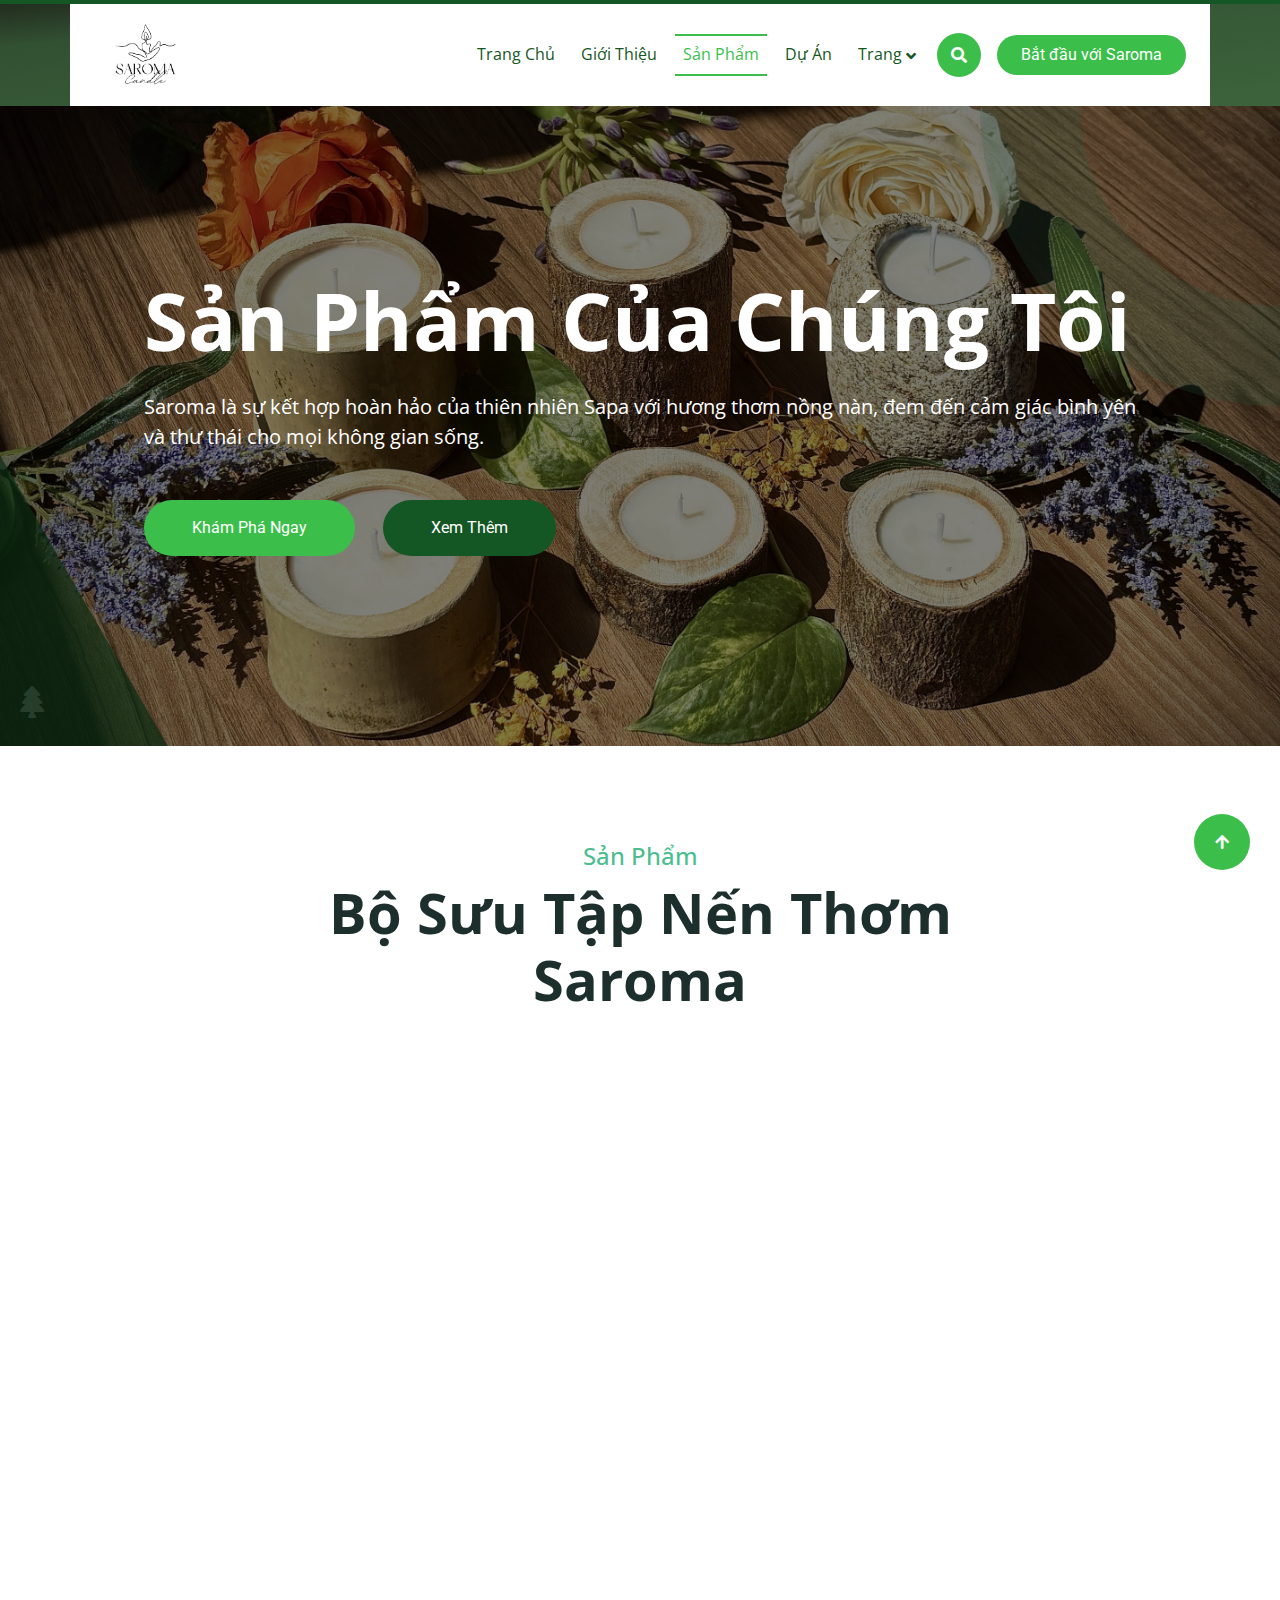
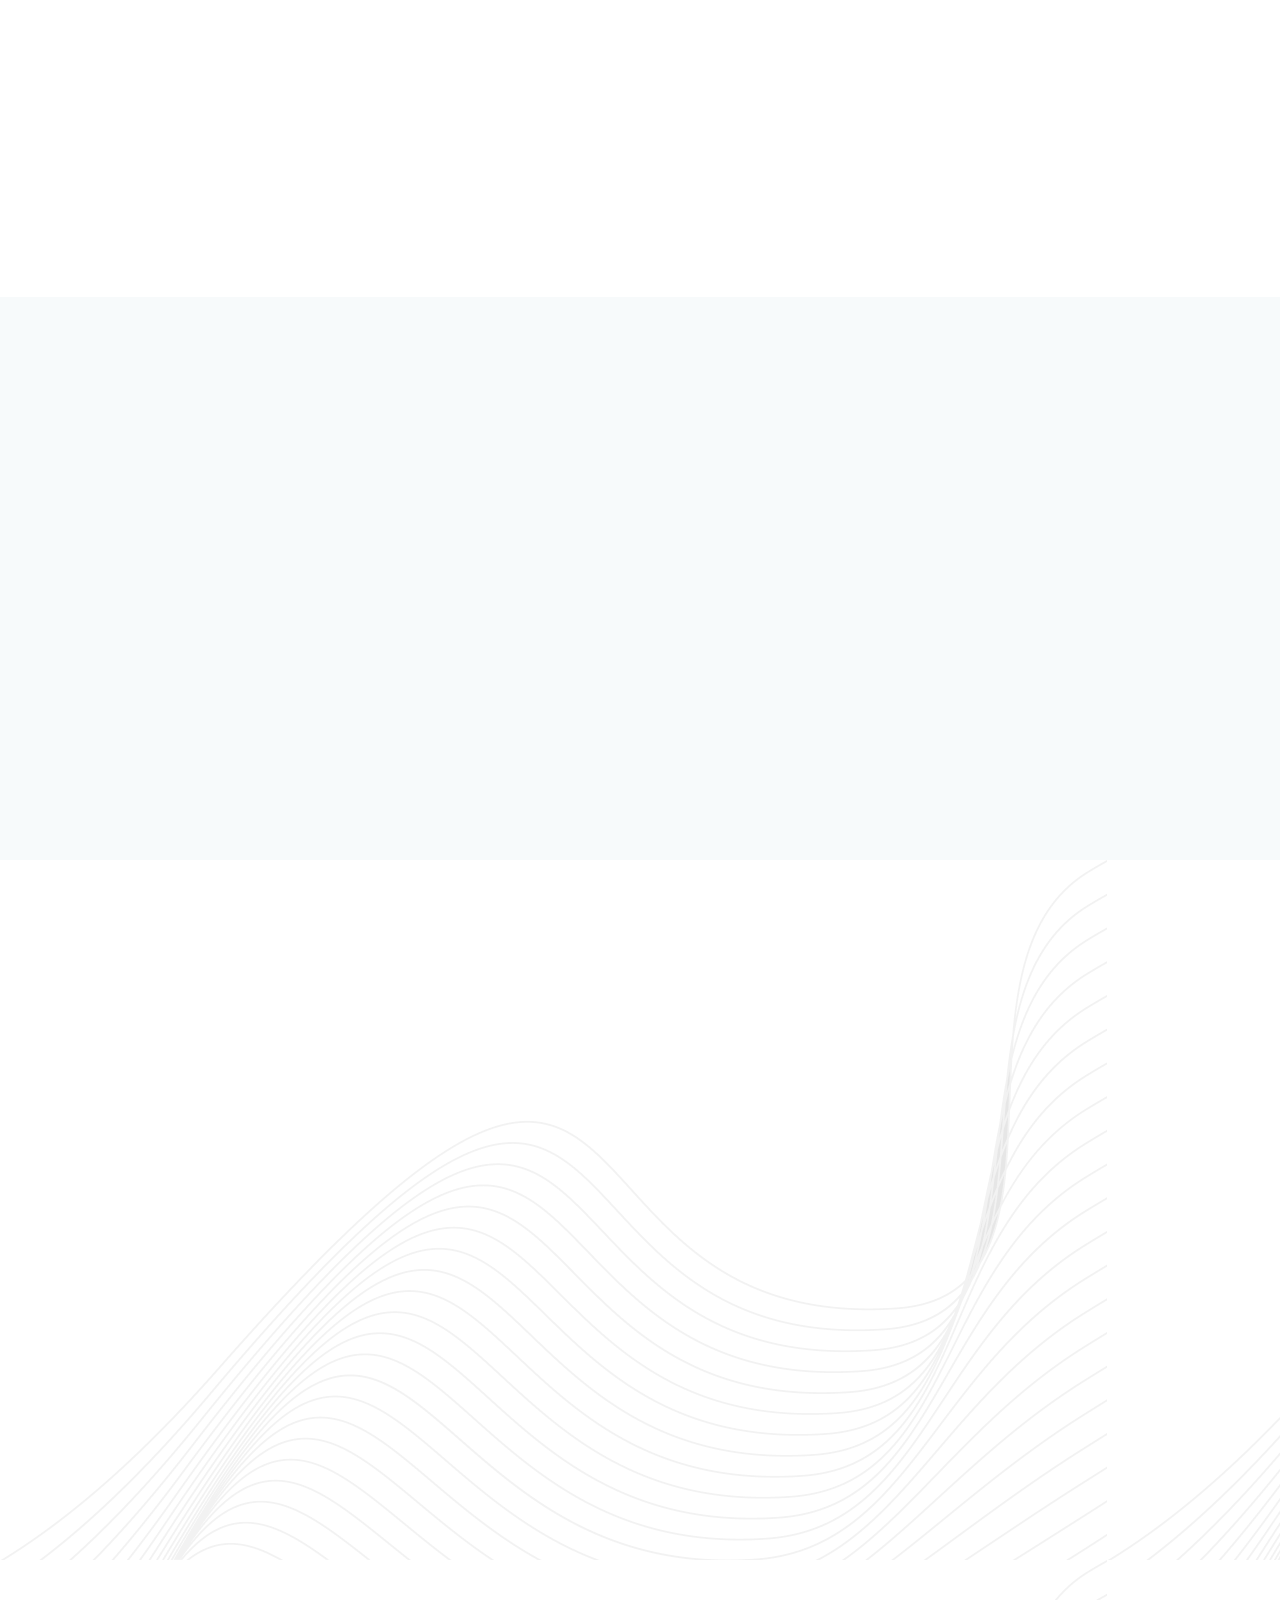
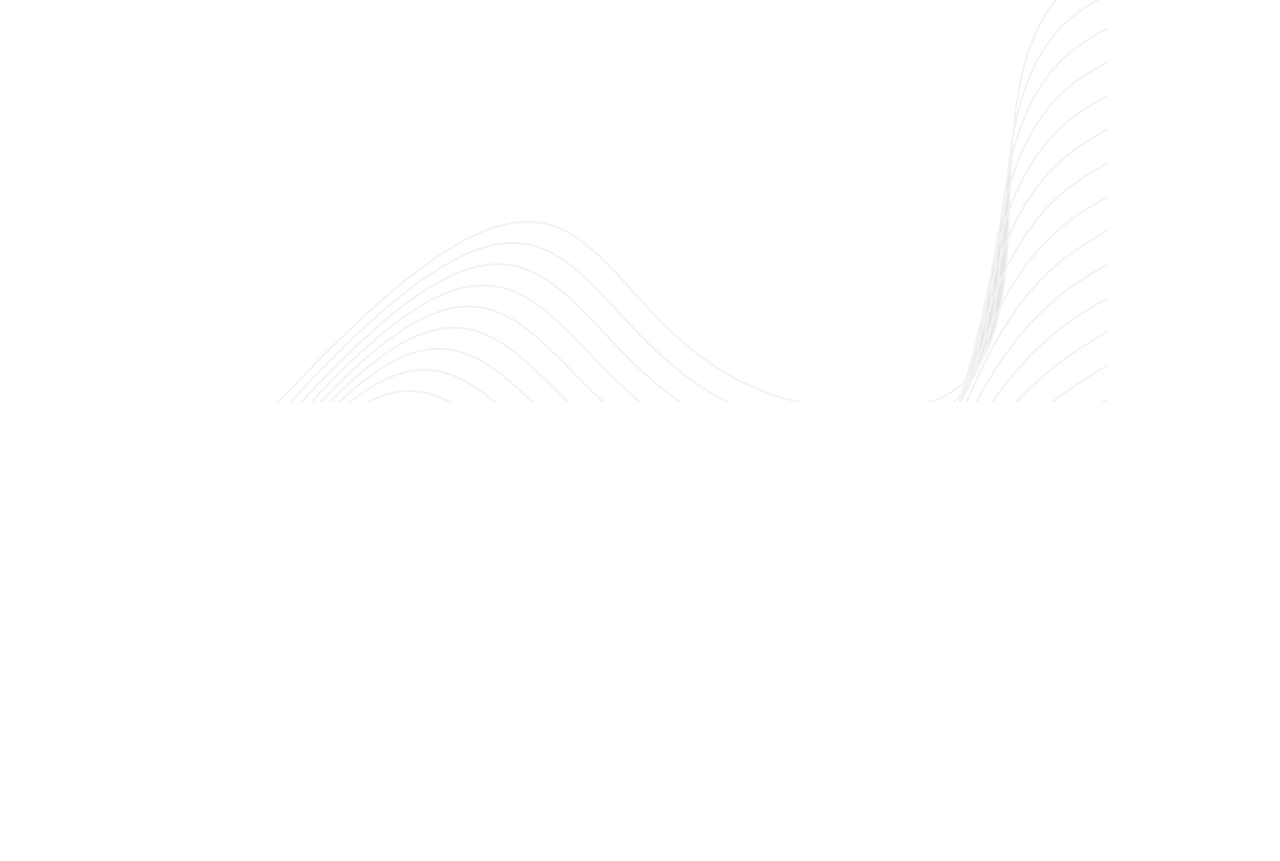
<file: service.html>
<!DOCTYPE html>
<html lang="en">
  <head>
    <meta charset="utf-8" />
    <meta
      name="google-site-verification"
      content="pEKUusdpRfP10DaSGY-_omk7e7yadzaaDk5ZUyciRNM"
    />
    <title>Saroma - Nến Thơm</title>
    <meta content="width=device-width, initial-scale=1.0" name="viewport" />
    <meta content="" name="keywords" />
    <meta content="" name="description" />

    <!-- Google Web Fonts -->
    <link rel="icon" href="img/logo.png" type="image/png" />
    <link rel="preconnect" href="https://fonts.googleapis.com" />
    <link rel="preconnect" href="https://fonts.gstatic.com" crossorigin />
    <link
      href="https://fonts.googleapis.com/css2?family=Parisienne&family=Allura&family=Lobster+Two&display=swap"
      rel="stylesheet"
    />
    <link
      href="https://fonts.googleapis.com/css2?family=Dancing+Script:wght@400;700&family=Great+Vibes&display=swap"
      rel="stylesheet"
    />
    <link
      href="https://fonts.googleapis.com/css2?family=Open+Sans:wght@400;500;600;700&family=Roboto:wght@400;500;700&display=swap"
      rel="stylesheet"
    />

    <!-- Icon Font Stylesheet -->
    <link
      rel="stylesheet"
      href="https://use.fontawesome.com/releases/v5.15.4/css/all.css"
    />
    <link
      href="https://cdn.jsdelivr.net/npm/bootstrap-icons@1.4.1/font/bootstrap-icons.css"
      rel="stylesheet"
    />

    <!-- Libraries Stylesheet -->
    <link
      rel="stylesheet"
      href="https://cdnjs.cloudflare.com/ajax/libs/animate.css/4.1.1/animate.min.css"
    />
    <link href="lib/animate/animate.min.css" rel="stylesheet" />
    <link href="lib/owlcarousel/assets/owl.carousel.min.css" rel="stylesheet" />
    <link href="lib/lightbox/css/lightbox.min.css" rel="stylesheet" />

    <!-- Customized Bootstrap Stylesheet -->
    <link href="css/bootstrap.min.css" rel="stylesheet" />

    <!-- Template Stylesheet -->
    <link href="css/style.css" rel="stylesheet" />
  </head>

  <body>
    <!-- Spinner Start -->
    <div
      id="spinner"
      class="show bg-white position-fixed translate-middle w-100 vh-100 top-50 start-50 d-flex align-items-center justify-content-center"
    >
      <div
        class="spinner-border text-primary"
        style="width: 3rem; height: 3rem"
        role="status"
      >
        <span class="sr-only">Loading...</span>
      </div>
    </div>
    <!-- Spinner End -->

    <!-- Topbar Start -->
    <div class="container-fluid topbar px-0 d-none d-lg-block">
      <div class="container px-0"></div>
    </div>
    <!-- Topbar End -->

    <!-- Navbar & Hero Start -->
    <div class="container-fluid sticky-top px-0">
      <div
        class="position-absolute bg-dark"
        style="left: 0; top: 0; width: 100%; height: 100%"
      ></div>
      <div class="container px-0">
        <nav class="navbar navbar-expand-lg navbar-dark bg-white py-3 px-4">
          <a href="index.html" class="navbar-brand p-0">
            <img
              src="img/logo.png"
              alt="Saroma"
              class="img-fluid"
              style="height: 70px; margin-left: 20px"
            />
            <!-- Tăng giá trị theo nhu cầu -->
          </a>
          <button
            class="navbar-toggler"
            type="button"
            data-bs-toggle="collapse"
            data-bs-target="#navbarCollapse"
          >
            <span class="fa fa-bars"></span>
          </button>
          <div class="collapse navbar-collapse" id="navbarCollapse">
            <div class="navbar-nav ms-auto py-0">
              <a href="index.html" class="nav-item nav-link" style="color: #000"
                >Trang Chủ</a
              >
              <a href="about.html" class="nav-item nav-link">Giới Thiệu</a>
              <a href="service.html" class="nav-item nav-link active"
                >Sản Phẩm</a
              >
              <a href="project.html" class="nav-item nav-link">Dự Án</a>
              <div class="nav-item dropdown">
                <a
                  href="#"
                  class="nav-link dropdown-toggle"
                  data-bs-toggle="dropdown"
                  >Trang</a
                >
                <div class="dropdown-menu m-0">
                  <a href="blog.html" class="dropdown-item"
                    >Blog Của Chúng Tôi</a
                  >
                  <a href="faqs.html" class="dropdown-item">FAQs</a>
                </div>
              </div>
            </div>
            <div class="d-flex align-items-center flex-nowrap pt-xl-0">
              <button
                class="btn btn-primary btn-md-square mx-2"
                data-bs-toggle="modal"
                data-bs-target="#searchModal"
              >
                <i class="fas fa-search"></i>
              </button>
              <a
                href="#"
                class="btn btn-primary rounded-pill text-white py-2 px-4 ms-2 flex-wrap flex-sm-shrink-0"
              >
                Bắt đầu với Saroma
              </a>
            </div>
          </div>
        </nav>
      </div>
    </div>
    <!-- Navbar & Hero End -->

    <!-- Modal Search Start -->
    <div
      class="modal fade"
      id="searchModal"
      tabindex="-1"
      aria-labelledby="exampleModalLabel"
      aria-hidden="true"
    >
      <div class="modal-dialog modal-fullscreen">
        <div class="modal-content rounded-0">
          <div class="modal-header">
            <h4 class="modal-title mb-0" id="exampleModalLabel">
              Search by keyword
            </h4>
            <button
              type="button"
              class="btn-close"
              data-bs-dismiss="modal"
              aria-label="Close"
            ></button>
          </div>
          <div class="modal-body d-flex align-items-center">
            <div class="input-group w-75 mx-auto d-flex">
              <input
                type="search"
                class="form-control p-3"
                placeholder="keywords"
                aria-describedby="search-icon-1"
              />
              <span id="search-icon-1" class="input-group-text p-3"
                ><i class="fa fa-search"></i
              ></span>
            </div>
          </div>
        </div>
      </div>
    </div>
    <!-- Modal Search End -->

    <!-- Carousel Start -->
    <div class="header-carousel owl-carousel">
      <div class="header-carousel-item">
        <div
          class="header-carousel-item-img-1"
          style="
            position: relative;
            padding-top: 50%;
            height: 500px;
            overflow: hidden;
          "
        >
          <img
            src="img/carousel-1.jpg"
            class="img-fluid w-100"
            alt="Saroma - Hương thơm thiên nhiên"
            style="
              position: absolute;
              top: 0;
              left: 0;
              width: 100%;
              height: 100%;
              object-fit: cover;
            "
          />
          <div class="nature-icon">
            <i class="fas fa-tree"></i>
            <!-- Example nature icon -->
          </div>
        </div>
        <div class="carousel-caption">
          <div class="carousel-caption-inner text-start p-3">
            <h1
              class="display-1 text-capitalize text-white mb-4 fadeInUp animate__animated"
              data-animation="fadeInUp"
              data-delay="1.3s"
              style="animation-delay: 1.3s"
            >
              Sản Phẩm Của Chúng Tôi
            </h1>
            <p
              class="mb-5 fs-5 fadeInUp animate__animated"
              data-animation="fadeInUp"
              data-delay="1.5s"
              style="animation-delay: 1.5s"
            >
              Saroma là sự kết hợp hoàn hảo của thiên nhiên Sapa với hương thơm
              nồng nàn, đem đến cảm giác bình yên và thư thái cho mọi không gian
              sống.
            </p>
            <a
              class="btn btn-primary rounded-pill py-3 px-5 mb-4 me-4 fadeInUp animate__animated"
              data-animation="fadeInUp"
              data-delay="1.5s"
              style="animation-delay: 1.7s"
              href="#"
              >Khám Phá Ngay</a
            >
            <a
              class="btn btn-dark rounded-pill py-3 px-5 mb-4 fadeInUp animate__animated"
              data-animation="fadeInUp"
              data-delay="1.5s"
              style="animation-delay: 1.7s"
              href="#"
              >Xem Thêm</a
            >
          </div>
        </div>
      </div>

      <div class="header-carousel-item">
        <div
          class="header-carousel-item-img-2"
          style="
            position: relative;
            padding-top: 50%;
            height: 500px;
            overflow: hidden;
          "
        >
          <img
            src="img/carousel-3.jpg"
            class="img-fluid w-100"
            alt="Saroma - Cảm hứng Sapa"
            style="
              position: absolute;
              top: 0;
              left: 0;
              width: 100%;
              height: 100%;
              object-fit: cover;
            "
          />
          <div class="nature-icon">
            <i class="fas fa-leaf"></i>
            <!-- Example nature icon -->
          </div>
        </div>
        <div class="carousel-caption">
          <div class="carousel-caption-inner text-center p-3">
            <h1 class="display-1 text-capitalize text-white mb-4">
              Sản Phẩm Của Chúng Tôi
            </h1>
            <p class="mb-5 fs-5">
              Mỗi nến thơm Saroma là một câu chuyện về đất trời Sapa, từ ruộng
              bậc thang đến hương hoa đào. Thắp lên là cảm nhận trọn vẹn văn hóa
              Việt.
            </p>
            <a class="btn btn-primary rounded-pill py-3 px-5 mb-4 me-4" href="#"
              >Khám Phá Ngay</a
            >
            <a class="btn btn-dark rounded-pill py-3 px-5 mb-4" href="#"
              >Xem Thêm</a
            >
          </div>
        </div>
      </div>

      <div class="header-carousel-item">
        <div
          class="header-carousel-item-img-3"
          style="
            position: relative;
            padding-top: 50%;
            height: 500px;
            overflow: hidden;
          "
        >
          <img
            src="img/carousel-1.jpg"
            class="img-fluid w-100"
            alt="Saroma - Hương thơm Việt Nam"
            style="
              position: absolute;
              top: 0;
              left: 0;
              width: 100%;
              height: 100%;
              object-fit: cover;
            "
          />
          <div class="nature-icon">
            <i class="fas fa-seedling"></i>
            <!-- Example nature icon -->
          </div>
        </div>
        <div class="carousel-caption">
          <div class="carousel-caption-inner text-end p-3">
            <h1 class="display-1 text-capitalize text-white mb-4">
              Sản Phẩm Của Chúng Tôi
            </h1>
            <p class="mb-5 fs-5">
              Không chỉ là hương thơm, Saroma là niềm tự hào Việt, đưa bạn vào
              hành trình trải nghiệm văn hóa và vẻ đẹp của Sapa.
            </p>
            <a class="btn btn-primary rounded-pill py-3 px-5 mb-4 me-4" href="#"
              >Khám Phá Ngay</a
            >
            <a class="btn btn-dark rounded-pill py-3 px-5 mb-4" href="#"
              >Xem Thêm</a
            >
          </div>
        </div>
      </div>
    </div>
    <!-- Carousel End -->

    <!-- Services Start -->
    <div class="container-fluid service py-5">
      <div class="container py-5">
        <div
          class="text-center mx-auto pb-5 wow fadeInUp"
          data-wow-delay="0.1s"
          style="max-width: 800px"
        >
          <h4 class="text-primary">Sản Phẩm</h4>
          <h1 class="display-4">Bộ Sưu Tập Nến Thơm Saroma</h1>
        </div>
        <div class="row g-4 justify-content-center text-center">
          <div
            class="col-md-6 col-lg-4 col-xl-3 wow fadeInUp"
            data-wow-delay="0.1s"
          >
            <div class="service-item bg-light rounded">
              <div class="service-img">
                <img
                  src="img/service-1.jpg"
                  class="img-fluid w-100 rounded-top"
                  alt=""
                />
              </div>
              <div class="service-content text-center p-4">
                <div class="service-content-inner">
                  <a
                    href="tre_detail.html"
                    class="h4 mb-4 d-inline-flex text-start"
                    ><i class="fas fa-fire fa-2x me-2"></i> Nến thơm ống tre
                    🎋</a
                  >
                  <p class="mb-4">
                    Được chế tác thủ công từ những khúc tre tự nhiên của vùng
                    núi Tây Bắc, mang những đường vân độc đáo, thể hiện nét đẹp
                    mộc mạc của thiên nhiên. Cốc tre được xử lý kỹ càng để chống
                    thấm và chịu nhiệt tốt, an toàn khi sử dụng.
                  </p>
                  <a
                    class="btn btn-light rounded-pill py-2 px-4"
                    href="tre_detail.html"
                    >Tìm Hiểu Thêm</a
                  >
                </div>
              </div>
            </div>
          </div>
          <div
            class="col-md-6 col-lg-4 col-xl-3 wow fadeInUp"
            data-wow-delay="0.3s"
          >
            <div class="service-item bg-light rounded">
              <div class="service-img">
                <img
                  src="img/service-2.jpg"
                  class="img-fluid w-100 rounded-top"
                  alt=""
                />
              </div>
              <div class="service-content text-center p-4">
                <div class="service-content-inner">
                  <a
                    href="cuoi_detail.html"
                    class="h4 mb-4 d-inline-flex text-start"
                  >
                    <i class="fas fa-fire fa-2x me-2"></i>

                    Nến thơm đá cuội 🪨</a
                  >
                  <p class="mb-4">
                    Được tạo nên từ những viên đá cuội tự nhiên được chọn lọc từ
                    dòng suối núi, mỗi viên đá mang một hình dáng và màu sắc độc
                    đáo. Đá cuội được xử lý đặc biệt để đảm bảo độ bền và an
                    toàn khi sử dụng.
                  </p>
                  <a
                    class="btn btn-light rounded-pill py-2 px-4"
                    href="cuoi_detail.html"
                    >Tìm Hiểu Thêm</a
                  >
                </div>
              </div>
            </div>
          </div>
          <div
            class="col-md-6 col-lg-4 col-xl-3 wow fadeInUp"
            data-wow-delay="0.5s"
          >
            <div class="service-item bg-light rounded">
              <div class="service-img">
                <img
                  src="img/service-3.jpg"
                  class="img-fluid w-100 rounded-top"
                  alt=""
                />
              </div>
              <div class="service-content text-center p-4">
                <div class="service-content-inner">
                  <a
                    href="go_detail.html"
                    class="h4 mb-4 d-inline-flex text-start"
                    ><i class="fas fa-fire fa-2x me-2"></i> Nến thơm khúc
                    gỗ🪵</a
                  >
                  <p class="mb-4">
                    Được tạo nên từ những khúc gỗ tự nhiên được chọn lọc kỹ
                    càng, mỗi sản phẩm đều mang vẻ đẹp riêng biệt với các vân gỗ
                    độc đáo. Khúc gỗ được xử lý chuyên nghiệp để đảm bảo độ bền
                    và an toàn khi sử dụng.
                  </p>
                  <a
                    class="btn btn-light rounded-pill py-2 px-4"
                    href="go_detail.html"
                    >Tìm Hiểu Thêm</a
                  >
                </div>
              </div>
            </div>
          </div>
        </div>
      </div>
    </div>
    <!-- Services End -->

    <!-- Testimonial Start -->
    <div class="container-fluid testimonial bg-light py-5">
      <div class="container py-5">
        <div class="row g-4 align-items-center">
          <div class="col-xl-4 wow fadeInLeft" data-wow-delay="0.1s">
            <div class="h-100 rounded">
              <h4 class="text-primary">Phản Hồi Của Khách Hàng</h4>
              <h1 class="display-4 mb-4">Khách Hàng Nói Gì?</h1>
              <p class="mb-4" style="color: black">
                Những phản hồi chân thành từ khách hàng là động lực để Saroma
                không ngừng hoàn thiện. Hãy cùng lắng nghe trải nghiệm của họ về
                nến thơm Saroma.
              </p>
              <a
                class="btn btn-primary rounded-pill text-white py-3 px-5"
                href="#"
                >Xem Tất Cả Đánh Giá <i class="fas fa-arrow-right ms-2"></i
              ></a>
            </div>
          </div>
          <div class="col-xl-8">
            <div
              class="testimonial-carousel owl-carousel wow fadeInUp"
              data-wow-delay="0.1s"
            >
              <div
                class="testimonial-item bg-white rounded p-4 wow fadeInUp"
                data-wow-delay="0.3s"
              >
                <div class="d-flex">
                  <div>
                    <i class="fas fa-quote-left fa-3x text-dark me-3"></i>
                  </div>
                  <p class="mt-4" style="color: black">
                    Tôi rất yêu thích nến thơm Saroma! Mùi hương dịu nhẹ giúp
                    tôi thư giãn sau một ngày dài làm việc, không gian nhà trở
                    nên ấm cúng hơn rất nhiều.
                  </p>
                </div>
                <div class="d-flex justify-content-end">
                  <div class="my-auto text-end">
                    <h5>Nguyễn Hoàng Anh</h5>
                    <p class="mb-0">Nhân Viên Văn Phòng</p>
                  </div>
                  <div class="bg-white rounded-circle ms-3">
                    <img
                      src="img/testimonial-1.jpg"
                      class="rounded-circle p-2"
                      style="
                        width: 80px;
                        height: 80px;
                        border: 1px solid;
                        border-color: var(--bs-primary);
                      "
                      alt=""
                    />
                  </div>
                </div>
              </div>
              <div
                class="testimonial-item bg-white rounded p-4 wow fadeInUp"
                data-wow-delay="0.5s"
              >
                <div class="d-flex">
                  <div>
                    <i class="fas fa-quote-left fa-3x text-dark me-3"></i>
                  </div>
                  <p class="mt-4" style="color: black">
                    Nến thơm Saroma không chỉ mang lại hương thơm tự nhiên mà
                    còn là một món quà ý nghĩa tôi thường tặng bạn bè và gia
                    đình. Rất đáng giá!
                  </p>
                </div>
                <div class="d-flex justify-content-end">
                  <div class="my-auto text-end">
                    <h5>Trần Minh Khang</h5>
                    <p class="mb-0">Chủ Doanh Nghiệp</p>
                  </div>
                  <div class="bg-white rounded-circle ms-3">
                    <img
                      src="img/testimonial-2.jpg"
                      class="rounded-circle p-2"
                      style="
                        width: 80px;
                        height: 80px;
                        border: 1px solid;
                        border-color: var(--bs-primary);
                      "
                      alt=""
                    />
                  </div>
                </div>
              </div>
              <div
                class="testimonial-item bg-white rounded p-4 wow fadeInUp"
                data-wow-delay="0.7s"
              >
                <div class="d-flex">
                  <div>
                    <i class="fas fa-quote-left fa-3x text-dark me-3"></i>
                  </div>
                  <p class="mt-4" style="color: black">
                    Mỗi buổi tối, ánh sáng từ nến thơm Saroma mang đến cảm giác
                    thư thái và giấc ngủ sâu hơn. Tôi hoàn toàn hài lòng với sản
                    phẩm này!
                  </p>
                </div>
                <div class="d-flex justify-content-end">
                  <div class="my-auto text-end">
                    <h5>Phạm Thu Trang</h5>
                    <p class="mb-0">Nội Trợ</p>
                  </div>
                  <div class="bg-white rounded-circle ms-3">
                    <img
                      src="img/testimonial-3.jpg"
                      class="rounded-circle p-2"
                      style="
                        width: 80px;
                        height: 80px;
                        border: 1px solid;
                        border-color: var(--bs-primary);
                      "
                      alt=""
                    />
                  </div>
                </div>
              </div>
            </div>
          </div>
        </div>
      </div>
    </div>
    <!-- Testimonial End -->

    <!-- FAQ Start -->
    <div class="container-fluid faq py-5">
      <div class="container py-5">
        <div class="row g-5 align-items-center">
          <div class="col-lg-6 wow fadeInLeft" data-wow-delay="0.1s">
            <div class="pb-5">
              <h4 class="text-primary">Câu Hỏi Thường Gặp</h4>
              <h1 class="display-4">Giải Đáp Thắc Mắc Về Nến Thơm Saroma</h1>
            </div>
            <div class="accordion bg-light rounded p-4" id="accordionExample">
              <div class="accordion-item border-0 mb-4">
                <h2 class="accordion-header" id="headingOne">
                  <button
                    class="accordion-button text-dark fs-5 fw-bold rounded-top"
                    type="button"
                    data-bs-toggle="collapse"
                    data-bs-target="#collapseOne"
                    aria-expanded="true"
                    aria-controls="collapseOne"
                  >
                    Nến thơm Saroma được làm từ nguyên liệu gì?
                  </button>
                </h2>
                <div
                  id="collapseOne"
                  class="accordion-collapse collapse show"
                  aria-labelledby="headingOne"
                  data-bs-parent="#accordionExample"
                >
                  <div class="accordion-body my-2">
                    <h5>Nguyên liệu tự nhiên và an toàn</h5>
                    <p style="color: black">
                      Nến thơm Saroma được làm từ sáp đậu nành tự nhiên, an toàn
                      cho sức khỏe và thân thiện với môi trường. Hương liệu sử
                      dụng trong nến đều được chọn lọc kỹ lưỡng, mang đến mùi
                      thơm dịu nhẹ và thư giãn.
                    </p>
                  </div>
                </div>
              </div>
              <div class="accordion-item border-0 mb-4">
                <h2 class="accordion-header" id="headingTwo">
                  <button
                    class="accordion-button collapsed text-dark fs-5 fw-bold rounded-top"
                    type="button"
                    data-bs-toggle="collapse"
                    data-bs-target="#collapseTwo"
                    aria-expanded="false"
                    aria-controls="collapseTwo"
                  >
                    Nến thơm Saroma có an toàn cho trẻ em và thú cưng không?
                  </button>
                </h2>
                <div
                  id="collapseTwo"
                  class="accordion-collapse collapse"
                  aria-labelledby="headingTwo"
                  data-bs-parent="#accordionExample"
                >
                  <div class="accordion-body my-2">
                    <h5>An toàn và không gây kích ứng</h5>
                    <p style="color: black">
                      Sản phẩm nến thơm Saroma không chứa hóa chất độc hại,
                      không tạo khói đen khi đốt, đảm bảo an toàn cho trẻ em và
                      thú cưng khi sử dụng trong không gian gia đình.
                    </p>
                  </div>
                </div>
              </div>
              <div class="accordion-item border-0 mb-4">
                <h2 class="accordion-header" id="headingThree">
                  <button
                    class="accordion-button collapsed text-dark fs-5 fw-bold rounded-top"
                    type="button"
                    data-bs-toggle="collapse"
                    data-bs-target="#collapseThree"
                    aria-expanded="false"
                    aria-controls="collapseThree"
                  >
                    Thời gian cháy của nến thơm là bao lâu?
                  </button>
                </h2>
                <div
                  id="collapseThree"
                  class="accordion-collapse collapse"
                  aria-labelledby="headingThree"
                  data-bs-parent="#accordionExample"
                >
                  <div class="accordion-body my-2">
                    <h5>Thời gian cháy lâu dài</h5>
                    <p style="color: black">
                      Mỗi sản phẩm nến thơm Saroma được thiết kế để cháy trong
                      khoảng từ 25 đến 50 giờ, tùy thuộc vào kích thước của nến
                      và cách sử dụng của khách hàng.
                    </p>
                  </div>
                </div>
              </div>
              <div class="accordion-item border-0 mb-0">
                <h2 class="accordion-header" id="headingFour">
                  <button
                    class="accordion-button collapsed text-dark fs-5 fw-bold rounded-top"
                    type="button"
                    data-bs-toggle="collapse"
                    data-bs-target="#collapseFour"
                    aria-expanded="false"
                    aria-controls="collapseFour"
                  >
                    Tại sao nên chọn nến thơm Saroma?
                  </button>
                </h2>
                <div
                  id="collapseFour"
                  class="accordion-collapse collapse"
                  aria-labelledby="headingFour"
                  data-bs-parent="#accordionExample"
                >
                  <div class="accordion-body my-2">
                    <h5>Chất lượng và đẳng cấp</h5>
                    <p style="color: black">
                      Saroma không chỉ mang đến hương thơm tinh tế, mà còn tạo
                      nên không gian ấm cúng và thư giãn cho ngôi nhà của bạn.
                      Sản phẩm còn là món quà ý nghĩa dành tặng người thân yêu.
                    </p>
                  </div>
                </div>
              </div>
            </div>
          </div>
          <div class="col-lg-6 wow fadeInRight" data-wow-delay="0.3s">
            <div class="faq-img RotateMoveRight rounded">
              <img
                src="img/faq-img.jpg"
                class="img-fluid rounded w-100"
                alt="Nến thơm Saroma"
              />
              <a
                class="faq-btn btn btn-primary rounded-pill text-white py-3 px-5"
                href="#"
                >Xem Thêm Hỏi Đáp <i class="fas fa-arrow-right ms-2"></i
              ></a>
            </div>
          </div>
        </div>
      </div>
    </div>
    <!-- FAQ End -->

    <div class="container-fluid footer py-5 wow fadeIn" data-wow-delay="0.2s">
      <div class="container py-5">
        <div class="row g-5">
          <div class="col-md-6 col-lg-6 col-xl-3">
            <div class="footer-item d-flex flex-column">
              <div class="footer-item">
                <h4 class="text-white mb-4">Saroma</h4>
                <p class="mb-3">
                  Nến thơm sử dụng vật liệu thiên nhiên, cải thiện sự tập trung,
                  hỗ trợ giấc ngủ, và nâng cao sức khỏe tinh thần.
                </p>
                <div class="position-relative mx-auto rounded-pill">
                  <input
                    class="form-control rounded-pill w-100 py-3 ps-4 pe-5"
                    type="text"
                    placeholder="Nhập email của bạn"
                  />
                  <button
                    type="button"
                    class="btn btn-primary rounded-pill position-absolute top-0 end-0 py-2 mt-2 me-2"
                  >
                    Đăng Ký
                  </button>
                </div>
              </div>
            </div>
          </div>
          <div class="col-md-6 col-lg-6 col-xl-3">
            <div class="footer-item d-flex flex-column">
              <h4 class="text-white mb-4">Khám Phá</h4>
              <a href="index.html"
                ><i class="fas fa-angle-right me-2"></i> Trang Chủ</a
              >
              <a href="service.html"
                ><i class="fas fa-angle-right me-2"></i> Sản Phẩm</a
              >
              <a href="#"
                ><i class="fas fa-angle-right me-2"></i> Về Chúng Tôi</a
              >
              <a href="#"
                ><i class="fas fa-angle-right me-2"></i> Dự Án Mới Nhất</a
              >
              <a href="#"
                ><i class="fas fa-angle-right me-2"></i> Lời Chứng Thực</a
              >
            </div>
          </div>
          <div class="col-md-6 col-lg-6 col-xl-3">
            <div class="footer-item d-flex flex-column">
              <h4 class="text-white mb-4">Thông Tin Liên Lạc</h4>
              <a href=""
                ><i class="fa fa-map-marker-alt me-2"></i> Km29 Đại lộ Thăng
                Long, Thạch Hoà, Thạch Thất, Hà Nội</a
              >
              <a href=""
                ><i class="fas fa-envelope me-2"></i> saroma.candle@gmail.com</a
              >
              <a href=""><i class="fas fa-phone me-2"></i></a>
              <div class="d-flex align-items-center">
                <a
                  class="btn btn-light btn-md-square me-2"
                  href="https://www.facebook.com/profile.php?id=61572096927937"
                  target="_blank"
                  ><i class="fab fa-facebook-f"></i
                ></a>
                <a class="btn btn-light btn-md-square me-2" href=""
                  ><i class="fab fa-instagram"></i
                ></a>
              </div>
            </div>
          </div>
          <div class="col-md-6 col-lg-6 col-xl-3">
            <div class="footer-item-post d-flex flex-column">
              <div class="footer-btn text-start">
                <a href="#" class="btn btn-light rounded-pill px-4"
                  >Xem Tất Cả Bài Viết <i class="fa fa-arrow-right ms-1"></i
                ></a>
              </div>
            </div>
          </div>
        </div>
      </div>
    </div>
    <!-- Footer End -->

    <!-- Back to Top -->
    <a href="#" class="btn btn-primary btn-lg-square back-to-top"
      ><i class="fa fa-arrow-up"></i
    ></a>

    <!-- JavaScript Libraries -->
    <script src="https://ajax.googleapis.com/ajax/libs/jquery/3.6.4/jquery.min.js"></script>
    <script src="https://cdn.jsdelivr.net/npm/bootstrap@5.0.0/dist/js/bootstrap.bundle.min.js"></script>
    <script src="lib/wow/wow.min.js"></script>
    <script src="lib/easing/easing.min.js"></script>
    <script src="lib/waypoints/waypoints.min.js"></script>
    <script src="lib/counterup/counterup.min.js"></script>
    <script src="lib/owlcarousel/owl.carousel.min.js"></script>
    <script src="lib/lightbox/js/lightbox.min.js"></script>

    <!-- Template Javascript -->
    <script src="js/main.js"></script>
  </body>
</html>
</file>
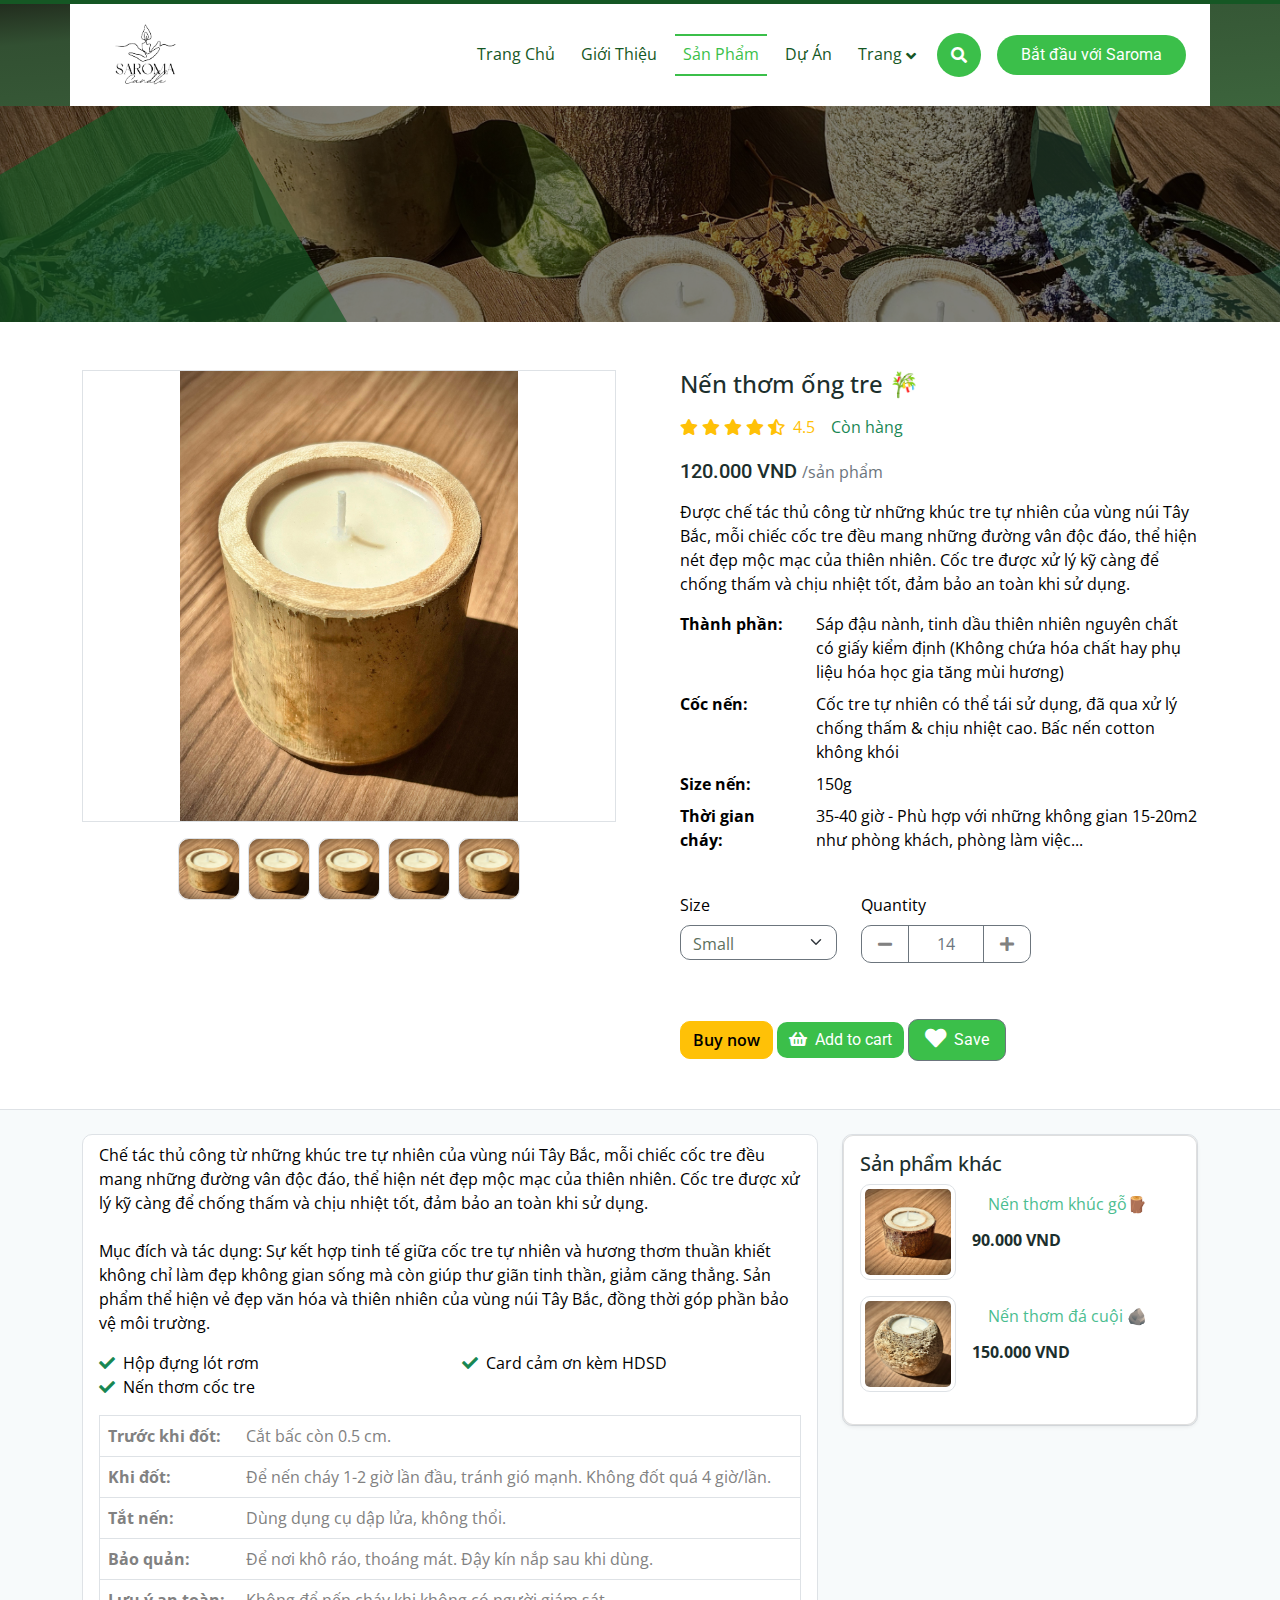
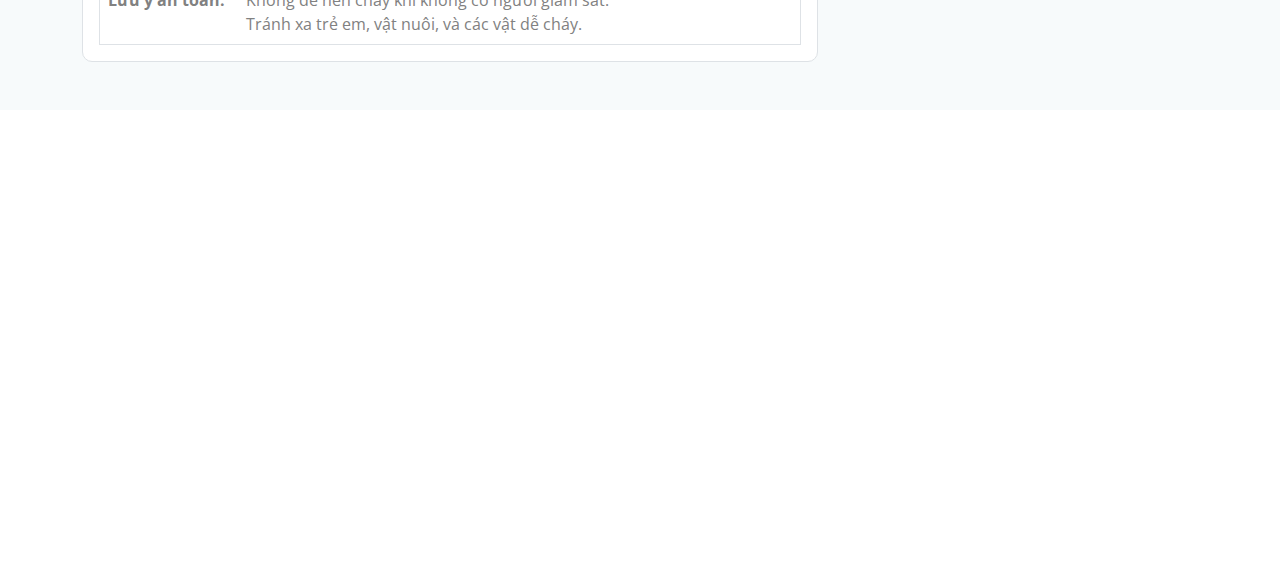
<file: tre_detail.html>
<!DOCTYPE html>
<html lang="en">
  <head>
    <meta charset="utf-8" />
    <meta
      name="google-site-verification"
      content="pEKUusdpRfP10DaSGY-_omk7e7yadzaaDk5ZUyciRNM"
    />
    <title>Saroma - Nến Thơm</title>
    <meta content="width=device-width, initial-scale=1.0" name="viewport" />
    <meta content="" name="keywords" />
    <meta content="" name="description" />

    <!-- Google Web Fonts -->
    <link rel="icon" href="img/logo.png" type="image/png" />
    <link rel="preconnect" href="https://fonts.googleapis.com" />
    <link rel="preconnect" href="https://fonts.gstatic.com" crossorigin />
    <link
      href="https://fonts.googleapis.com/css2?family=Parisienne&family=Allura&family=Lobster+Two&display=swap"
      rel="stylesheet"
    />
    <link
      href="https://fonts.googleapis.com/css2?family=Dancing+Script:wght@400;700&family=Great+Vibes&display=swap"
      rel="stylesheet"
    />
    <link
      href="https://fonts.googleapis.com/css2?family=Open+Sans:wght@400;500;600;700&family=Roboto:wght@400;500;700&display=swap"
      rel="stylesheet"
    />

    <!-- Icon Font Stylesheet -->
    <link
      rel="stylesheet"
      href="https://use.fontawesome.com/releases/v5.15.4/css/all.css"
    />
    <link
      href="https://cdn.jsdelivr.net/npm/bootstrap-icons@1.4.1/font/bootstrap-icons.css"
      rel="stylesheet"
    />

    <!-- Libraries Stylesheet -->
    <link
      rel="stylesheet"
      href="https://cdnjs.cloudflare.com/ajax/libs/animate.css/4.1.1/animate.min.css"
    />
    <link href="lib/animate/animate.min.css" rel="stylesheet" />
    <link href="lib/owlcarousel/assets/owl.carousel.min.css" rel="stylesheet" />
    <link href="lib/lightbox/css/lightbox.min.css" rel="stylesheet" />

    <!-- Customized Bootstrap Stylesheet -->
    <link href="css/bootstrap.min.css" rel="stylesheet" />

    <!-- Template Stylesheet -->
    <link href="css/style.css" rel="stylesheet" />
  </head>

  <body>
    <!-- Spinner Start -->
    <div
      id="spinner"
      class="show bg-white position-fixed translate-middle w-100 vh-100 top-50 start-50 d-flex align-items-center justify-content-center"
    >
      <div
        class="spinner-border text-primary"
        style="width: 3rem; height: 3rem"
        role="status"
      >
        <span class="sr-only">Loading...</span>
      </div>
    </div>
    <!-- Spinner End -->

    <!-- Topbar Start -->
    <div class="container-fluid topbar px-0 d-none d-lg-block">
      <div class="container px-0"></div>
    </div>
    <!-- Topbar End -->

    <!-- Navbar & Hero Start -->
    <div class="container-fluid sticky-top px-0">
      <div
        class="position-absolute bg-dark"
        style="left: 0; top: 0; width: 100%; height: 100%"
      ></div>
      <div class="container px-0">
        <nav class="navbar navbar-expand-lg navbar-dark bg-white py-3 px-4">
          <a href="index.html" class="navbar-brand p-0">
            <img
              src="img/logo.png"
              alt="Saroma"
              class="img-fluid"
              style="height: 70px; margin-left: 20px"
            />
            <!-- Tăng giá trị theo nhu cầu -->
          </a>
          <button
            class="navbar-toggler"
            type="button"
            data-bs-toggle="collapse"
            data-bs-target="#navbarCollapse"
          >
            <span class="fa fa-bars"></span>
          </button>
          <div class="collapse navbar-collapse" id="navbarCollapse">
            <div class="navbar-nav ms-auto py-0">
              <a href="index.html" class="nav-item nav-link" style="color: #000"
                >Trang Chủ</a
              >
              <a href="about.html" class="nav-item nav-link">Giới Thiệu</a>
              <a href="service.html" class="nav-item nav-link active"
                >Sản Phẩm</a
              >
              <a href="project.html" class="nav-item nav-link">Dự Án</a>
              <div class="nav-item dropdown">
                <a
                  href="#"
                  class="nav-link dropdown-toggle"
                  data-bs-toggle="dropdown"
                  >Trang</a
                >
                <div class="dropdown-menu m-0">
                  <a href="blog.html" class="dropdown-item"
                    >Blog Của Chúng Tôi</a
                  >
                  <a href="faqs.html" class="dropdown-item">FAQs</a>
                </div>
              </div>
            </div>
            <div class="d-flex align-items-center flex-nowrap pt-xl-0">
              <button
                class="btn btn-primary btn-md-square mx-2"
                data-bs-toggle="modal"
                data-bs-target="#searchModal"
              >
                <i class="fas fa-search"></i>
              </button>
              <a
                href="#"
                class="btn btn-primary rounded-pill text-white py-2 px-4 ms-2 flex-wrap flex-sm-shrink-0"
              >
                Bắt đầu với Saroma
              </a>
            </div>
          </div>
        </nav>
      </div>
    </div>
    <!-- Navbar & Hero End -->

    <!-- Modal Search Start -->
    <div
      class="modal fade"
      id="searchModal"
      tabindex="-1"
      aria-labelledby="exampleModalLabel"
      aria-hidden="true"
    >
      <div class="modal-dialog modal-fullscreen">
        <div class="modal-content rounded-0">
          <div class="modal-header">
            <h4 class="modal-title mb-0" id="exampleModalLabel">
              Search by keyword
            </h4>
            <button
              type="button"
              class="btn-close"
              data-bs-dismiss="modal"
              aria-label="Close"
            ></button>
          </div>
          <div class="modal-body d-flex align-items-center">
            <div class="input-group w-75 mx-auto d-flex">
              <input
                type="search"
                class="form-control p-3"
                placeholder="keywords"
                aria-describedby="search-icon-1"
              />
              <span id="search-icon-1" class="input-group-text p-3"
                ><i class="fa fa-search"></i
              ></span>
            </div>
          </div>
        </div>
      </div>
    </div>
    <!-- Modal Search End -->

    <!-- Header Start -->
    <div class="container-fluid bg-breadcrumb">
      <div class="bg-breadcrumb-single"></div>
      <div class="container text-center py-5" style="max-width: 900px"></div>
    </div>
    <!-- Header End -->

    <!-- detail Start -->
    <section class="py-5">
      <div class="container">
        <div class="row gx-5">
          <aside class="col-lg-6">
            <div class="border rounded-4 mb-3 d-flex justify-content-center">
              <a
                data-fslightbox="mygalley"
                class="rounded-4"
                target="_blank"
                data-type="image"
                href="img/service-1.jpg"
              >
                <img
                  style="max-width: 100%; max-height: 50vh; margin: auto"
                  class="rounded-4 fit"
                  src="img/service-1.jpg"
                />
              </a>
            </div>
            <div class="d-flex justify-content-center mb-3">
              <a
                data-fslightbox="mygalley"
                class="border mx-1 rounded-2"
                target="_blank"
                data-type="image"
                href="img/service-1.jpg"
                class="item-thumb"
              >
                <img
                  width="60"
                  height="60"
                  class="rounded-2"
                  src="img/service-1.jpg"
                />
              </a>
              <a
                data-fslightbox="mygalley"
                class="border mx-1 rounded-2"
                target="_blank"
                data-type="image"
                href="img/service-1.jpg"
                class="item-thumb"
              >
                <img
                  width="60"
                  height="60"
                  class="rounded-2"
                  src="img/service-1.jpg"
                />
              </a>
              <a
                data-fslightbox="mygalley"
                class="border mx-1 rounded-2"
                target="_blank"
                data-type="image"
                href="img/service-1.jpg"
                class="item-thumb"
              >
                <img
                  width="60"
                  height="60"
                  class="rounded-2"
                  src="img/service-1.jpg"
                />
              </a>
              <a
                data-fslightbox="mygalley"
                class="border mx-1 rounded-2"
                target="_blank"
                data-type="image"
                href="img/service-1.jpg"
                class="item-thumb"
              >
                <img
                  width="60"
                  height="60"
                  class="rounded-2"
                  src="img/service-1.jpg"
                />
              </a>
              <a
                data-fslightbox="mygalley"
                class="border mx-1 rounded-2"
                target="_blank"
                data-type="image"
                href="img/service-1.jpg"
                class="item-thumb"
              >
                <img
                  width="60"
                  height="60"
                  class="rounded-2"
                  src="img/service-1.jpg"
                />
              </a>
            </div>
            <!-- thumbs-wrap.// -->
            <!-- gallery-wrap .end// -->
          </aside>
          <main class="col-lg-6">
            <div class="ps-lg-3">
              <h4 class="title text-dark">Nến thơm ống tre 🎋</h4>
              <div class="d-flex flex-row my-3">
                <div class="text-warning mb-1 me-2">
                  <i class="fa fa-star"></i>
                  <i class="fa fa-star"></i>
                  <i class="fa fa-star"></i>
                  <i class="fa fa-star"></i>
                  <i class="fas fa-star-half-alt"></i>
                  <span class="ms-1"> 4.5 </span>
                </div>
                <span class="text-success ms-2">Còn hàng</span>
              </div>

              <div class="mb-3">
                <span class="h5"> 120.000 VND </span>
                <span class="text-muted">/sản phẩm</span>
              </div>

              <p class="text_detail">
                Được chế tác thủ công từ những khúc tre tự nhiên của vùng núi
                Tây Bắc, mỗi chiếc cốc tre đều mang những đường vân độc đáo, thể
                hiện nét đẹp mộc mạc của thiên nhiên. Cốc tre được xử lý kỹ càng
                để chống thấm và chịu nhiệt tốt, đảm bảo an toàn khi sử dụng.
              </p>

              <div class="row">
                <dt class="col-3 text_detail">Thành phần:</dt>
                <dd class="col-9 text_detail">
                  Sáp đậu nành, tinh dầu thiên nhiên nguyên chất có giấy kiểm
                  định (Không chứa hóa chất hay phụ liệu hóa học gia tăng mùi
                  hương)
                </dd>

                <dt class="col-3 text_detail">Cốc nến:</dt>
                <dd class="col-9 text_detail">
                  Cốc tre tự nhiên có thể tái sử dụng, đã qua xử lý chống thấm &
                  chịu nhiệt cao. Bấc nến cotton không khói
                </dd>

                <dt class="col-3 text_detail">Size nến:</dt>
                <dd class="col-9 text_detail">150g</dd>

                <dt class="col-3 text_detail">Thời gian cháy:</dt>
                <dd class="col-9 text_detail">
                  35-40 giờ - Phù hợp với những không gian 15-20m2 như phòng
                  khách, phòng làm việc...
                </dd>
              </div>

              <hr />

              <div class="row mb-4">
                <div class="col-md-4 col-6">
                  <label class="mb-2 text_detail">Size</label>
                  <select
                    class="form-select border border-secondary"
                    style="height: 35px"
                  >
                    <option>Small</option>
                    <option>Medium</option>
                    <option>Large</option>
                  </select>
                </div>
                <!-- col.// -->
                <div class="col-md-4 col-6 mb-3">
                  <label class="mb-2 d-block text_detail">Quantity</label>
                  <div class="input-group mb-3" style="width: 170px">
                    <button
                      class="btn btn-white border border-secondary px-3"
                      type="button"
                      id="button-addon1"
                      data-mdb-ripple-color="dark"
                    >
                      <i class="fas fa-minus"></i>
                    </button>
                    <input
                      type="text"
                      class="form-control text-center border border-secondary"
                      placeholder="14"
                      aria-label="Example text with button addon"
                      aria-describedby="button-addon1"
                    />
                    <button
                      class="btn btn-white border border-secondary px-3"
                      type="button"
                      id="button-addon2"
                      data-mdb-ripple-color="dark"
                    >
                      <i class="fas fa-plus"></i>
                    </button>
                  </div>
                </div>
              </div>
              <a href="#" class="btn btn-warning shadow-0"> Buy now </a>
              <a href="#" class="btn btn-primary shadow-0">
                <i class="me-1 fa fa-shopping-basket"></i> Add to cart
              </a>
              <a
                href="#"
                class="btn btn-light border border-secondary py-2 icon-hover px-3"
              >
                <i class="me-1 fa fa-heart fa-lg"></i> Save
              </a>
            </div>
          </main>
        </div>
      </div>
    </section>
    <!-- content -->

    <section class="bg-light border-top py-4">
      <div class="container">
        <div class="row gx-4">
          <div class="col-lg-8 mb-4">
            <div class="border rounded-2 px-3 py-2 bg-white">
              <!-- Pills content -->
              <div class="tab-content" id="ex1-content">
                <div
                  class="tab-pane fade show active"
                  id="ex1-pills-1"
                  role="tabpanel"
                  aria-labelledby="ex1-tab-1"
                >
                  <p class="text_detail">
                    Chế tác thủ công từ những khúc tre tự nhiên của vùng núi Tây
                    Bắc, mỗi chiếc cốc tre đều mang những đường vân độc đáo, thể
                    hiện nét đẹp mộc mạc của thiên nhiên. Cốc tre được xử lý kỹ
                    càng để chống thấm và chịu nhiệt tốt, đảm bảo an toàn khi sử
                    dụng.<br />
                    <br />
                    Mục đích và tác dụng: Sự kết hợp tinh tế giữa cốc tre tự
                    nhiên và hương thơm thuần khiết không chỉ làm đẹp không gian
                    sống mà còn giúp thư giãn tinh thần, giảm căng thẳng. Sản
                    phẩm thể hiện vẻ đẹp văn hóa và thiên nhiên của vùng núi Tây
                    Bắc, đồng thời góp phần bảo vệ môi trường.
                  </p>
                  <div class="row mb-2">
                    <div class="col-12 col-md-6">
                      <ul class="list-unstyled mb-0">
                        <li class="text_detail">
                          <i class="fas fa-check text-success me-2"></i>Hộp đựng
                          lót rơm
                        </li>
                        <li class="text_detail">
                          <i class="fas fa-check text-success me-2"></i>Nến thơm
                          cốc tre
                        </li>
                      </ul>
                    </div>
                    <div class="col-12 col-md-6 mb-0">
                      <ul class="list-unstyled">
                        <li class="text_detail">
                          <i class="fas fa-check text-success me-2"></i>Card cảm
                          ơn kèm HDSD
                        </li>
                      </ul>
                    </div>
                  </div>
                  <table class="table border mt-3 mb-2">
                    <tr>
                      <th class="py-2">Trước khi đốt:</th>
                      <td class="py-2">Cắt bấc còn 0.5 cm.</td>
                    </tr>
                    <tr>
                      <th class="py-2">Khi đốt:</th>
                      <td class="py-2">
                        Để nến cháy 1-2 giờ lần đầu, tránh gió mạnh. Không đốt
                        quá 4 giờ/lần.
                      </td>
                    </tr>
                    <tr>
                      <th class="py-2">Tắt nến:</th>
                      <td class="py-2">Dùng dụng cụ dập lửa, không thổi.</td>
                    </tr>
                    <tr>
                      <th class="py-2">Bảo quản:</th>
                      <td class="py-2">
                        Để nơi khô ráo, thoáng mát. Đậy kín nắp sau khi dùng.
                      </td>
                    </tr>
                    <tr>
                      <th class="py-2">Lưu ý an toàn:</th>
                      <td class="py-2">
                        Không để nến cháy khi không có người giám sát.<br />
                        Tránh xa trẻ em, vật nuôi, và các vật dễ cháy.
                      </td>
                    </tr>
                  </table>
                </div>
                <div
                  class="tab-pane fade mb-2"
                  id="ex1-pills-2"
                  role="tabpanel"
                  aria-labelledby="ex1-tab-2"
                ></div>
                <div
                  class="tab-pane fade mb-2"
                  id="ex1-pills-3"
                  role="tabpanel"
                  aria-labelledby="ex1-tab-3"
                ></div>
                <div
                  class="tab-pane fade mb-2"
                  id="ex1-pills-4"
                  role="tabpanel"
                  aria-labelledby="ex1-tab-4"
                ></div>
              </div>
              <!-- Pills content -->
            </div>
          </div>
          <div class="col-lg-4">
            <div class="px-0 border rounded-2 shadow-0">
              <div class="card">
                <div class="card-body">
                  <h5 class="card-title">Sản phẩm khác</h5>
                  <div class="d-flex mb-3">
                    <a href="go_detail.html" class="me-3">
                      <img
                        src="img/service-3.jpg"
                        style="min-width: 96px; height: 96px"
                        class="img-md img-thumbnail"
                      />
                    </a>
                    <div class="info">
                      <a href="go_detail.html" class="nav-link mb-1">
                        Nến thơm khúc gỗ🪵
                      </a>
                      <strong class="text-dark"> 90.000 VND </strong>
                    </div>
                  </div>

                  <div class="d-flex mb-3">
                    <a href="cuoi_detail.html" class="me-3">
                      <img
                        src="img/service-2.jpg"
                        style="min-width: 96px; height: 96px"
                        class="img-md img-thumbnail"
                      />
                    </a>
                    <div class="info">
                      <a href="cuoi_detail.html" class="nav-link mb-1">
                        Nến thơm đá cuội 🪨
                      </a>
                      <strong class="text-dark"> 150.000 VND </strong>
                    </div>
                  </div>
                </div>
              </div>
            </div>
          </div>
        </div>
      </div>
    </section>
    <!-- detail End -->

    <!-- Footer Start -->
    <div class="container-fluid footer py-5 wow fadeIn" data-wow-delay="0.2s">
      <div class="container py-5">
        <div class="row g-5">
          <div class="col-md-6 col-lg-6 col-xl-3">
            <div class="footer-item d-flex flex-column">
              <div class="footer-item">
                <h4 class="text-white mb-4">Saroma</h4>
                <p class="mb-3">
                  Nến thơm sử dụng vật liệu thiên nhiên, cải thiện sự tập trung,
                  hỗ trợ giấc ngủ, và nâng cao sức khỏe tinh thần.
                </p>
                <div class="position-relative mx-auto rounded-pill">
                  <input
                    class="form-control rounded-pill w-100 py-3 ps-4 pe-5"
                    type="text"
                    placeholder="Nhập email của bạn"
                  />
                  <button
                    type="button"
                    class="btn btn-primary rounded-pill position-absolute top-0 end-0 py-2 mt-2 me-2"
                  >
                    Đăng Ký
                  </button>
                </div>
              </div>
            </div>
          </div>
          <div class="col-md-6 col-lg-6 col-xl-3">
            <div class="footer-item d-flex flex-column">
              <h4 class="text-white mb-4">Khám Phá</h4>
              <a href="index.html"
                ><i class="fas fa-angle-right me-2"></i> Trang Chủ</a
              >
              <a href="service.html"
                ><i class="fas fa-angle-right me-2"></i> Sản Phẩm</a
              >
              <a href="project.html"
                ><i class="fas fa-angle-right me-2"></i> Dự Án Mới Nhất</a
              >
            </div>
          </div>
          <div class="col-md-6 col-lg-6 col-xl-3">
            <div class="footer-item d-flex flex-column">
              <h4 class="text-white mb-4">Thông Tin Liên Lạc</h4>
              <a href=""
                ><i class="fa fa-map-marker-alt me-2"></i> Km29 Đại lộ Thăng
                Long, Thạch Hoà, Thạch Thất, Hà Nội</a
              >
              <a href=""
                ><i class="fas fa-envelope me-2"></i> saroma.candle@gmail.com</a
              >
              <i><i class="fas fa-phone me-2"></i> +358 8 83198 </i>
              <div class="d-flex align-items-center">
                <a
                  class="btn btn-light btn-md-square me-2"
                  href="https://www.facebook.com/profile.php?id=61572096927937"
                  target="_blank"
                  ><i class="fab fa-facebook-f"></i
                ></a>
                <a
                  class="btn btn-light btn-md-square me-2"
                  href="https://www.instagram.com/saroma_candle/"
                  target="_blank"
                  ><i class="fab fa-instagram"></i
                ></a>
              </div>
            </div>
          </div>
          <div class="col-md-6 col-lg-6 col-xl-3">
            <div class="footer-item-post d-flex flex-column">
              <div class="footer-btn text-start">
                <a href="#" class="btn btn-light rounded-pill px-4"
                  >Xem Tất Cả Bài Viết <i class="fa fa-arrow-right ms-1"></i
                ></a>
              </div>
            </div>
          </div>
        </div>
      </div>
    </div>
    <!-- Footer End -->

    <!-- JavaScript Libraries -->
    <script src="https://ajax.googleapis.com/ajax/libs/jquery/3.6.4/jquery.min.js"></script>
    <script src="https://cdn.jsdelivr.net/npm/bootstrap@5.0.0/dist/js/bootstrap.bundle.min.js"></script>
    <script src="lib/wow/wow.min.js"></script>
    <script src="lib/easing/easing.min.js"></script>
    <script src="lib/waypoints/waypoints.min.js"></script>
    <script src="lib/counterup/counterup.min.js"></script>
    <script src="lib/owlcarousel/owl.carousel.min.js"></script>
    <script src="lib/lightbox/js/lightbox.min.js"></script>

    <!-- Template Javascript -->
    <script src="js/main.js"></script>
  </body>
</html>
</file>
<file: css/style.css>
/*** Spinner Start ***/
/*** Spinner ***/
body {
    font-family: 'Open Sans', 'Great Vibes', cursive;
}
h1, h2, h3, h4, h5, h6 {
    font-family: 'Open Sans', 'Great Vibes', cursive;
}
button, .btn {
    font-family: 'Open Sans', 'Great Vibes', cursive;
}
.navbar-brand img {
    margin-left: 20px; /* Tăng giá trị theo nhu cầu */
}

.btn-primary, .btn-dark, .btn-light {
    font-family: 'Open Sans', 'Great Vibes', cursive;
}
#spinner {
    opacity: 0;
    visibility: hidden;
    transition: opacity .5s ease-out, visibility 0s linear .5s;
    z-index: 99999;
}

#spinner.show {
    transition: opacity .5s ease-out, visibility 0s linear 0s;
    visibility: visible;
    opacity: 1;
}
/*** Spinner End ***/

.back-to-top {
    position: fixed;
    right: 30px;
    bottom: 30px;
    display: flex;
    width: 45px;
    height: 45px;
    align-items: center;
    justify-content: center;
    transition: 0.5s;
    z-index: 99;
}

/*** Button Start ***/
.btn {
    font-weight: 600;
    transition: .5s;
}

.btn-square {
    width: 32px;
    height: 32px;
}

.btn-sm-square {
    width: 34px;
    height: 34px;
}

.btn-md-square {
    width: 44px;
    height: 44px;
}

.btn-lg-square {
    width: 56px;
    height: 56px;
}

.btn-xl-square {
    width: 66px;
    height: 66px;
}

.btn-square,
.btn-sm-square,
.btn-md-square,
.btn-lg-square,
.btn-xl-square {
    padding: 0;
    display: flex;
    align-items: center;
    justify-content: center;
    font-weight: normal;
    border-radius: 50%;
}

.btn.btn-primary {
    background: var(--bs-primary) !important;
    color: var(--bs-white) !important;
    font-family: 'Roboto', sans-serif;
    border: none;
    font-weight: 400;
    transition: 0.5s;
}

.btn.btn-primary:hover {
    background: var(--bs-dark) !important;
    color: var(--bs-light) !important;
}

.btn.btn-dark {
    background: var(--bs-dark) !important;
    color: var(--bs-white) !important;
    font-family: 'Roboto', sans-serif;
    border: none;
    font-weight: 400;
    transition: 0.5s;
}

.btn.btn-dark:hover {
    background: var(--bs-white) !important;
    color: var(--bs-dark) !important;
}

.btn.btn-light {
    background: var(--bs-primary) !important;
    color: var(--bs-white) !important;
    font-family: 'Roboto', sans-serif;
    border: none;
    font-weight: 400;
    transition: 0.5s;
}

.btn.btn-light:hover {
    background: var(--bs-white) !important;
    color: var(--bs-dark) !important;
}
/*** Topbar Start ***/
.topbar {
    padding: 2px 10px 2px 20px;
    background: var(--bs-dark) !important;
}

@media (max-width: 768px) {
    .topbar {
        display: none;    
    }
}
/*** Topbar End ***/

/*** Navbar ***/
.sticky-top,
.sticky-top .container {
    transition: 0.5s !important;
}

.navbar .navbar-nav .nav-item.nav-link,
.navbar .navbar-nav .nav-link {
    color: var(--bs-dark) !important;
}

.navbar .navbar-nav .nav-item {
    position: relative;
    margin: 0 5px !important;
}

.navbar .navbar-nav .nav-item::before,
.navbar .navbar-nav .nav-item::after {
    position: absolute;
    content: "";
    width: 0;
    height: 0;
    border: 0px solid var(--bs-primary);
    transition: 0.5s;
}

.navbar .navbar-nav .nav-item::before {
    top: 0;
    left: 0;
}
.navbar .navbar-nav .nav-item::after {
    bottom: 0;
    right: 0;
}

.navbar .navbar-nav .nav-item:hover::after,
.navbar .navbar-nav .nav-item:hover::before,
.navbar .navbar-nav .nav-item.active::after,
.navbar .navbar-nav .nav-item.active::before {
    width: 100%;
    border-width: 1px;
}

.navbar .navbar-nav .nav-link:hover,
.navbar .navbar-nav .nav-link.active,
.sticky-top .navbar .navbar-nav .nav-link:hover,
.sticky-top .navbar .navbar-nav .nav-link.active {
    color: var(--bs-primary) !important;
}

.navbar .dropdown-toggle::after {
    border: none;
    content: "\f107" !important;
    font-family: "Font Awesome 5 Free";
    font-weight: 600;
    vertical-align: middle;
}

@media (min-width: 1200px) {
    .navbar .nav-item .dropdown-menu {
        display: block;
        visibility: hidden;
        top: 100%;
        transform: rotateX(-75deg);
        transform-origin: 0% 0%;
        border: 0;
        border-radius: 10px;
        margin-top: 20px !important;
        transition: .5s;
        opacity: 0;
        z-index: 9;
    }
}

@media (max-width: 1200px) {
    .navbar .nav-item .dropdown-menu {
        margin-top: 15px !important;
        transition: 0.5s;
    }
}

@media (max-width: 991px) {
    .navbar .navbar-nav .nav-item.nav-link {
        margin: 15px 0 !important;
    }

}

.dropdown .dropdown-menu a:hover {
    background: var(--bs-primary) !important;
    color: var(--bs-white);
}

.navbar .nav-item:hover .dropdown-menu {
    transform: rotateX(0deg);
    visibility: visible;
    background: var(--bs-light) !important;
    margin-top: 20px !important;
    transition: .5s;
    opacity: 1;
}

.navbar .navbar-toggler {
    padding: 8px 15px;
    color: var(--bs-dark);
    background: var(--bs-primary);
}

#searchModal .modal-content {
    background: rgba(250, 250, 250, .6);
}
/*** Navbar End ***/

/*** Carousel Header Start ***/
.header-carousel .header-carousel-item {
    position: relative;
    overflow: hidden;
    z-index: 1;
}

.owl-prev,
.owl-next {
    position: absolute;
    width: 60px;
    height: 60px;
    top: 50%;
    transform: translateY(-50%);
    padding: 20px 20px;
    border-radius: 40px;
    background: var(--bs-primary);
    color: var(--bs-white);
    display: flex;
    align-items: center;
    justify-content: center;
    transition: 0.5s;
}

.owl-prev {
    left: 30px;
}

.owl-next {
    right: 30px;
}

.owl-prev:hover,
.owl-next:hover {
    background: var(--bs-dark) !important;
    color: var(--bs-white) !important;
}

.header-carousel .header-carousel-item-img-1,
.header-carousel .header-carousel-item-img-2,
.header-carousel .header-carousel-item-img-3 {
    position: relative;
    overflow: hidden;
}

.header-carousel .header-carousel-item-img-1::before,
.header-carousel .header-carousel-item-img-2::before,
.header-carousel .header-carousel-item-img-3::before {
    content: "";
    position: absolute;
    width: 600px;
    height: 600px;
    top: -300px;
    right: -300px;
    border-radius: 300px;
    border: 100px solid rgba(75, 189, 144, 0.2); /* Soft green border */
    animation: RotateMoveCircle 10s linear infinite;
    background: transparent;
    z-index: 2 !important;
}

@keyframes RotateMoveCircle {
    0% {top: -400px;}
    50%   {right: -200px;}
    75%   {top: -200px;}
    100%  {top: -400px;}
}
.header-carousel .header-carousel-item-img-1::after,
.header-carousel .header-carousel-item-img-2::after,
.header-carousel .header-carousel-item-img-3::after {
    content: "";
    position: absolute;
    width: 150px;
    height: 1200px;
    top: -150px;
    left: 70px;
    transform: rotate(-30deg);
    /*background: rgba(75, 189, 144, 0.2);  Soft green overlay */
    animation: RotateMoveRight 5s linear infinite;
    z-index: 2 !important;
}

@keyframes RotateMoveRight {
    0%   {left: 0px;}
    50%   {left: 70px;}
    100%  {left: 0px;}
}

.header-carousel .header-carousel-item::before {
    content: "";
    position: absolute;
    width: 300px;
    height: 1200px;
    top: -150px;
    left: -265px;
    transform: rotate(-30deg);
    background: var(--bs-dark);
    animation: RotateMoveLeft 5s linear infinite;
    opacity: 0.7;
    z-index: 2 !important;
}

@keyframes RotateMoveLeft {
    0%   {left: -240px;}
    50%   {left: -300px;}
    100%  {left: -240px;}
}

.header-carousel .header-carousel-item::after {
    content: "";
    position: absolute;
    width: 100%;
    height: 100%;
    top: 0;
    left: 0;
    background: rgba(0, 0, 0, 0.5);
    z-index: 2 !important;
}

.header-carousel .header-carousel-item .carousel-caption {
    position: absolute;
    width: 80%;
    height: 100%;
    top: 0;
    left: 50%;
    transform: translateX(-50%);
    display: flex;
    flex-direction: column;
    justify-content: center;
    z-index: 9;
}

@media (max-width: 992px) {
    .header-carousel .header-carousel-item .carousel-caption {
        width: 100% !important;
        margin-left: 0 !important;
        padding: 0 10px;
    }
    .header-carousel-item img {
        height: 700px;
        object-fit: cover;
    }

    .owl-prev,
    .owl-next {
        top: 40px !important;
    }

    .owl-prev {
        left: 65%;
    }
}
/*** Header Carousel End ***/

/*** Single Page Hero Header Start ***/
.bg-breadcrumb {
    position: relative;
    overflow: hidden;
    background: linear-gradient(rgba(0, 0, 0, 0.5), rgba(0, 0, 0, 0.5)), url(../img/carousel-1.jpg);
    background-position: center center;
    background-repeat: no-repeat;
    background-size: cover;
    padding: 60px 0 60px 0;
}

.bg-breadcrumb .breadcrumb-item a {
    color: var(--bs-white) !important;
}

.bg-breadcrumb .bg-breadcrumb-single {
    position: absolute;
    width: 500px;
    height: 1200px;
    top: 0px;
    left: 0;
    margin-left: 30px;
    transform: rotate(-30deg);
    background: var(--bs-dark);
    animation: RotateMoveLeft 5s linear infinite;
    opacity: 0.7;
    z-index: 2 !important;
}


.bg-breadcrumb::before {
    content: "";
    position: absolute;
    width: 400px;
    height: 400px;
    top: -150px;
    right: -150px;
    border-radius: 200px;
    border: 80px solid rgba(75, 189, 144, 0.2); /* Soft green border */
    animation: RotateMoveCircle 10s linear infinite;
    background: transparent;
    z-index: 2 !important;
}

@keyframes RotateMoveCircle {
    0% {top: -200px;}
    50%   {right: -100px;}
    75%   {top: -100px;}
    100%  {top: -200px;}
}


.bg-breadcrumb::after {
    content: "";
    position: absolute;
    width: 150px;
    height: 1200px;
    top: -150px;
    left: 0;
    margin-left: 160px;
    transform: rotate(-30deg);
    /*background: rgba(75, 189, 144, 0.2);  Soft green overlay */
    animation: RotateMoveRight 5s linear infinite;
    z-index: 2 !important;
}
/*** Single Page Hero Header End ***/


/*** About Start ***/
.about .text {
    position: relative;
}

.about .text::after {
    content: "";
    width: 4px;
    height: 100%;
    position: absolute;
    top: 0;
    left: 0;
    background: var(--bs-primary);
}
/*** About End ***/

/*** Service Start ***/
.service .service-item {
    box-shadow: 0 0 45px rgba(0, 0, 0, 0.3);
}

.service .service-item .service-img {
    /* position: relative; */
    overflow: hidden;
    border-top-left-radius: 10px;
    border-top-right-radius: 10px;
}

.service .service-item .service-img img {
    transition: 0.5s;
}

.service .service-item:hover .service-img img {
    transform: scale(1.2);
}

.service .service-item .service-img::after {
    content: "";
    width: 0;
    height: 0;
    position: absolute;
    top: 0;
    right: 0;
    border-top-left-radius: 10px;
    border-top-right-radius: 10px;
    background: rgba(75, 189, 144, 0.4); /* Soft green overlay */
    transition: 0.5s;
}

.service .service-item:hover .service-img::after {
    width: 100% !important;
    height: 100% !important;
}

.service .service-item .service-content {
    position: relative;
    color: #444;
}

.service .service-item .service-content::after {
    content: "";
    width: 0;
    height: 0;
    position: absolute;
    bottom: 0;
    left: 0;
    border-bottom-left-radius: 10px;
    border-bottom-right-radius: 10px;
    background: var(--bs-dark);
    transition: 0.5s;
    z-index: 1;
}

.service .service-item:hover .service-content::after {
    width: 100% !important;
    height: 100% !important;
}

.service .service-item .service-content .service-content-inner {
    transition: 0.5s;
}

.service .service-item:hover .service-content .service-content-inner {
    position: relative;
    color: var(--bs-white) !important;
    transition: 0.5s;
    z-index: 2;
}

.service .service-item:hover .service-content .service-content-inner a.h4 {
    color: var(--bs-white) !important;
    transition: 0.5s;
}

.service .service-item:hover .service-content .service-content-inner a.h4:hover {
    color: var(--bs-primary) !important;
}

.service-content-inner a {
    display: inline-block;         /* Sử dụng inline-block để có thể điều chỉnh chiều rộng */
    width: 100%;                  /* Chiều rộng 100% của phần tử cha */
    height: 3em;             /* Giới hạn chiều cao tối đa cho 2 dòng */
    overflow: hidden;             /* Ẩn nội dung vượt quá chiều cao */
    text-overflow: ellipsis;     /* Thêm dấu ... nếu nội dung vượt quá */
    line-height: 1.5;             /* Chiều cao dòng để dễ điều chỉnh */
    white-space: normal;          /* Cho phép xuống dòng */
}

/*** Service End ***/

/*** Project Start ***/
.project .project-carousel.owl-carousel {
    height: 100%;
}

.project .project-carousel .project-item {
    position: relative;
    overflow: hidden;
}

.project .project-carousel .project-item .project-img {
    /* position: relative; */
    overflow: hidden;
    border-radius: 10px;
}

.project .project-carousel .project-item .project-img::after {
    content: "";
    width: 100%;
    height: 0;
    position: absolute;
    top: 0;
    left: 0;
    border-radius: 10px;
    background: rgba(75, 189, 144, 0.4); /* Soft green overlay */
    transition: 0.5s;
}

.project .project-carousel .project-item:hover .project-img::after {
    height: 100%;
}

.project .project-carousel .project-item .project-img img {
    transition: 0.5s;
}

.project .project-carousel .project-item:hover .project-img img {
    transform: scale(1.2);
}

.project .project-carousel .project-item .project-content {
    position: relative;
    width: 75%;
    height: 100%;
    bottom: 50%; 
    left: 50%; 
    transform: translate(-50%, -50%);
    box-shadow: 0 0 45px rgba(0, 0, 0, 0.08);
}

.project .project-carousel .project-item .project-content::after {
    content: "";
    position: absolute;
    width: 100%;
    height: 0;
    bottom: 0;
    left: 0;
    border-radius: 10px !important;
    background: var(--bs-dark);
    transition: 0.5s;
}

.project .project-carousel .project-item .project-content .project-content-inner {
    position: relative;
    z-index: 2;
}

.project .project-carousel .project-item:hover .project-content .project-content-inner p,
.project .project-carousel .project-item:hover .project-content .project-content-inner a.h4,
.project .project-carousel .project-item:hover .project-content .project-content-inner .project-icon i {
    color: var(--bs-white) !important;
    transition: 0.5s;
}

.project .project-carousel .project-item:hover .project-content .project-content-inner a.h4:hover {
    color: var(--bs-primary) !important;
}

.project .project-carousel .project-item:hover .project-content::after {
    height: 100%;
}

.project-carousel .owl-dots {
    position: absolute;
    width: 100%;
    height: 40px;
    display: flex;
    align-items: center;
    justify-content: center;
    margin-top: -120px;
    transition: 0.5s;
}

.project-carousel .owl-dots .owl-dot {
    width: 20px;
    height: 20px;
    border-radius: 20px;
    margin-right: 15px;
    background: var(--bs-dark);
    transition: 0.5s;
}

.project-carousel .owl-dots .owl-dot.active {
    width: 30px;
    height: 30px;
    border-radius: 40px;
    border: 8px solid var(--bs-primary);
}
/*** Project End ***/

/*** Blog Start ***/
.blog .blog-item .project-img {
    position: relative;
    overflow: hidden;
    border-radius: 10px;
    transition: 0.5s;
}

.blog .blog-item .project-img .blog-plus-icon {
    position: absolute;
    width: 100%;
    height: 100%;
    top: 0;
    left: 0;
    border-radius: 10px;
    display: flex;
    align-items: center;
    justify-content: center;
    text-align: center;
    /* background: rgba(75, 189, 144, 0.2);  Soft green overlay */
    transition: 0.5s;
    opacity: 0;
}

.blog .blog-item:hover .project-img .blog-plus-icon {
    opacity: 1;
}

.blog .blog-item .project-img img {
    transition: 0.5s;
}

.blog .blog-item:hover .project-img img {
    transform: scale(1.3);
}

/*** Blog End ***/

/*** Team Start ***/
.team .team-item {
    position: relative;
    overflow: hidden;
    border: 1px solid var(--bs-dark);
    transition: 0.5s;
}

.team .team-item:hover {
    border: none !important;
}

.team .team-item::after {
    content: "";
    width: 0;
    height: 0;
    position: absolute;
    top: 0;
    left: 0;
    border-radius: 10px;
    border: 1px solid;
    border-color: var(--bs-primary) transparent transparent var(--bs-primary) !important;
    z-index: 5;
    transition: 1s;
    opacity: 0;
}

.team .team-item::before {
    content: "";
    width: 0;
    height: 0;
    position: absolute;
    bottom: 0;
    right: 0;
    border-radius: 10px;
    border: 1px solid;
    border-color: transparent var(--bs-primary) var(--bs-primary) transparent !important;
    z-index: 5;
    transition: 1s;
    opacity: 0;
}

.team .team-item:hover:after,
.team .team-item:hover::before {
    width: 100% !important;
    height: 100% !important;
    opacity: 1;
}

.team .team-item .team-img {
    position: relative;
    overflow: hidden;
}

.team .team-item .team-img::after {
    content: "";
    width: 100%;
    height: 0;
    position: absolute;
    top: 0;
    left: 0;
    border-top-left-radius: 10px;
    border-top-right-radius: 10px;
    /*background: rgba(75, 189, 144, 0.2);  Soft green overlay */
    transition: 0.5s;
}

.team .team-item .team-img img {
    height: 300px; /* Đặt chiều cao cố định, tùy chỉnh theo ý muốn */
    object-fit: cover; /* Đảm bảo ảnh giữ được tỉ lệ nhưng sẽ cắt gọn nếu cần */
    width: 100%; /* Đảm bảo ảnh lấp đầy chiều rộng */
    display: block; /* Xóa margin dư nếu có */
}

.team .team-item:hover .team-img::after {
    height: 100%;
}

.team .team-item .team-img .team-icon {
    position: absolute;
    top: 15px;
    right: 15px;
    z-index: 8;
    transition: 0.5s;
}

.team .team-item .team-img .team-icon .team-icon-share {
    position: relative;
    margin-top: -200px;
    transition: 0.5s;
    z-index: 9;
}

.team .team-item:hover .team-img .team-icon .team-icon-share {
    margin-top: 0 !important;
}

.team .team-item .team-content {
    position: relative;
}


.team .team-item:hover .team-content::after,
.team .team-item:hover .team-content::before {
    width: 100% !important;
    height: 50% !important;
}

.team .team-item:hover .team-content .team-content-inner {
    position: relative;
    color: var(--bs-white);
    z-index: 2;
}

.team .team-item .team-content .team-content-inner h4,
.team .team-item .team-content .team-content-inner p {
    transition: 0.5s;
}

.team .team-item:hover .team-content .team-content-inner p {
    color: var(--bs-white) !important;
}

.team .team-item:hover .team-content .team-content-inner h4 {
    color: var(--bs-dark) !important;
}
/*** Team End ***/

/*** Testimonial Start ***/
.testimonial .testimonial-carousel {
    position: relative;
}

.testimonial .testimonial-carousel .owl-dots {
    margin-top: 30px;
    display: flex;
    align-items: center;
    justify-content: center;
}

.testimonial .testimonial-carousel .owl-dot {
    position: relative;
    display: inline-block;
    margin: 0 5px;
    width: 15px;
    height: 15px;
    background: var(--bs-light);
    border: 1px solid var(--bs-primary);
    border-radius: 10px;
    transition: 0.5s;
}

.testimonial .testimonial-carousel .owl-dot.active {
    width: 40px;
    background: var(--bs-primary);
}
/*** Testimonial End ***/

/*** FAQ'S Start ***/
.faq {
    position: relative;
    overflow: hidden;
}

.faq::after {
    content: "";
    width: 100%;
    height: 100%;
    position: absolute;
    top: 0;
    right: 0;
    background-image: url(../img/bg.png);
    object-fit: cover;
    z-index: -1;
}

.faq .faq-img {
    position: relative;
}

.faq .faq-img .faq-btn {
    position: absolute;
    bottom: 20px;
    right: 20px;
}

/*** FAQ'S End ***/

/*** Footer Start ***/
.footer {
    background: var(--bs-dark);
}
.footer .footer-item a {
    line-height: 35px;
    color: var(--bs-body);
    transition: 0.5s;
}

.footer .footer-item p {
    line-height: 35px;
}

.footer .footer-item a:hover {
    letter-spacing: 1px;
    color: var(--bs-primary);
}

.footer .footer-item-post a {
    transition: 0.5s;
}

.footer .footer-item-post a:hover {
    color: var(--bs-primary) !important;
}

.footer .footer-item-post .footer-btn a {
    transition: 0.5s;
}

.footer .footer-item-post .footer-btn a:hover {
    color: var(--bs-dark);
}
/*** Footer End ***/

/*** copyright Start ***/
.copyright {
    border-top: 1px solid rgba(255, 255, 255, 0.08);
    background: var(--bs-dark) !important;
}

.music-control-container {
            position: fixed;
            bottom: 100px;
            right: 30px;
            z-index: 999;
        }
        .music-control {
            position: relative;
            z-index: 2;
        }
        .music-popup {
            display: none;
            position: absolute;
            bottom: 0;
            right: 60px;
            background: rgba(0, 0, 0, 0.8);
            border-radius: 5px;
            padding: 10px;
            color: #fff;
            width: 150px;
            text-align: center;
        }
        .progress-bar-container {
            background: #444;
            border-radius: 5px;
            height: 6px;
            width: 100%;
            margin: 10px 0;
        }
        .progress-bar {
            background: #28a745;
            height: 100%;
            width: 0%;
            border-radius: 5px;
        }
.nature-icon {
    position: absolute;
    bottom: 20px; /* Adjust position */
    left: 20px; /* Adjust position */
    color: white; /* Icon color */
    font-size: 2rem; /* Size of the icon */
    opacity: 0.8; /* Slight transparency */
    transition: transform 0.3s;
}

.header-carousel-item:hover .nature-icon {
    transform: scale(1.1); /* Scale effect on hover */
}

.service-img img {
  width: 100%;
  height: 300px; /* Bạn có thể thay đổi chiều cao theo ý muốn */
  object-fit: cover;
}

.blog-item .d-flex p {
  color: black;
}

.project-img img {
    height: 500px; /* Cố định chiều cao cho ảnh */
    object-fit: cover; /* Đảm bảo ảnh không bị méo */
    width: 100%; /* Giữ chiều rộng 100% */
  }

  .btn-feedback {
  position: fixed;
  bottom: 170px;
  right: 30px;
  z-index: 2;
}

.icon-hover:hover {
  border-color: #3b71ca !important;
  background-color: white !important;
  color: #3b71ca !important;
}

.icon-hover:hover i {
  color: #3b71ca !important;
}

.text_detail {
    color: black !important;
}
</file>
